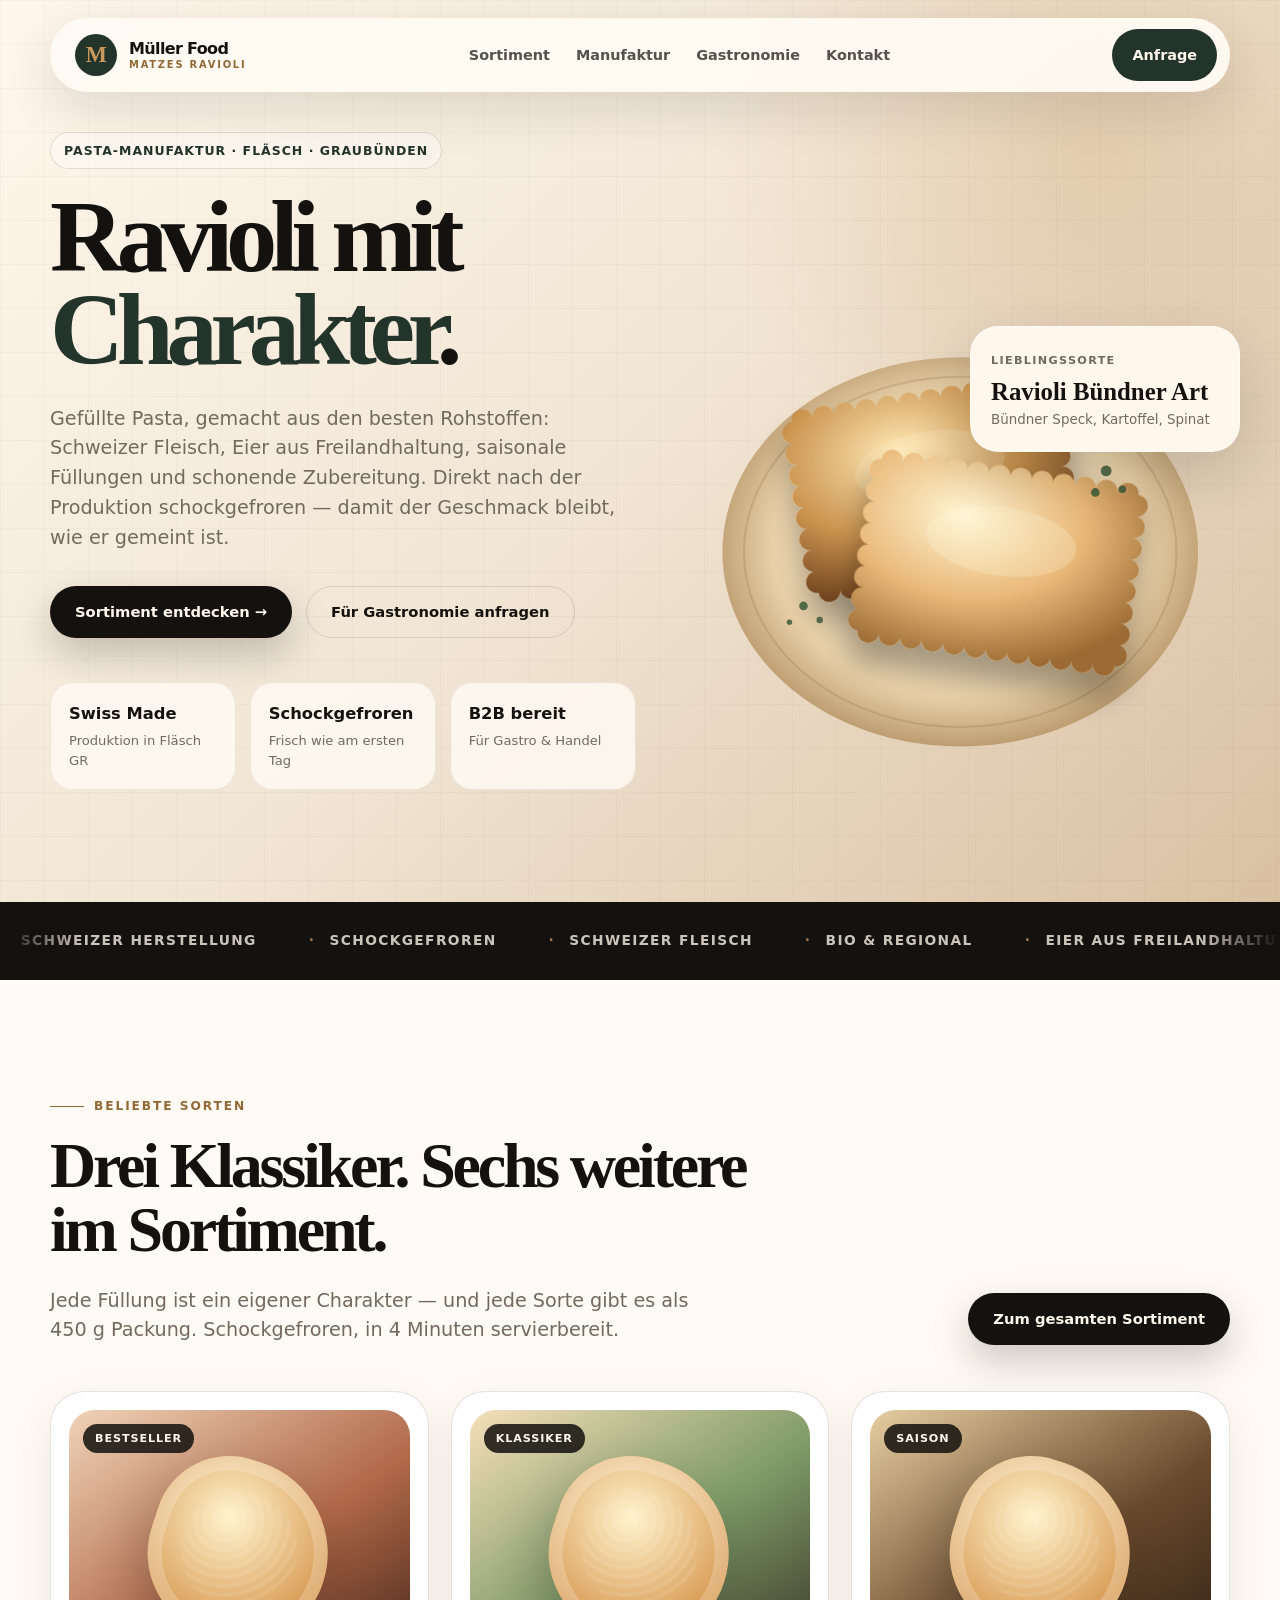
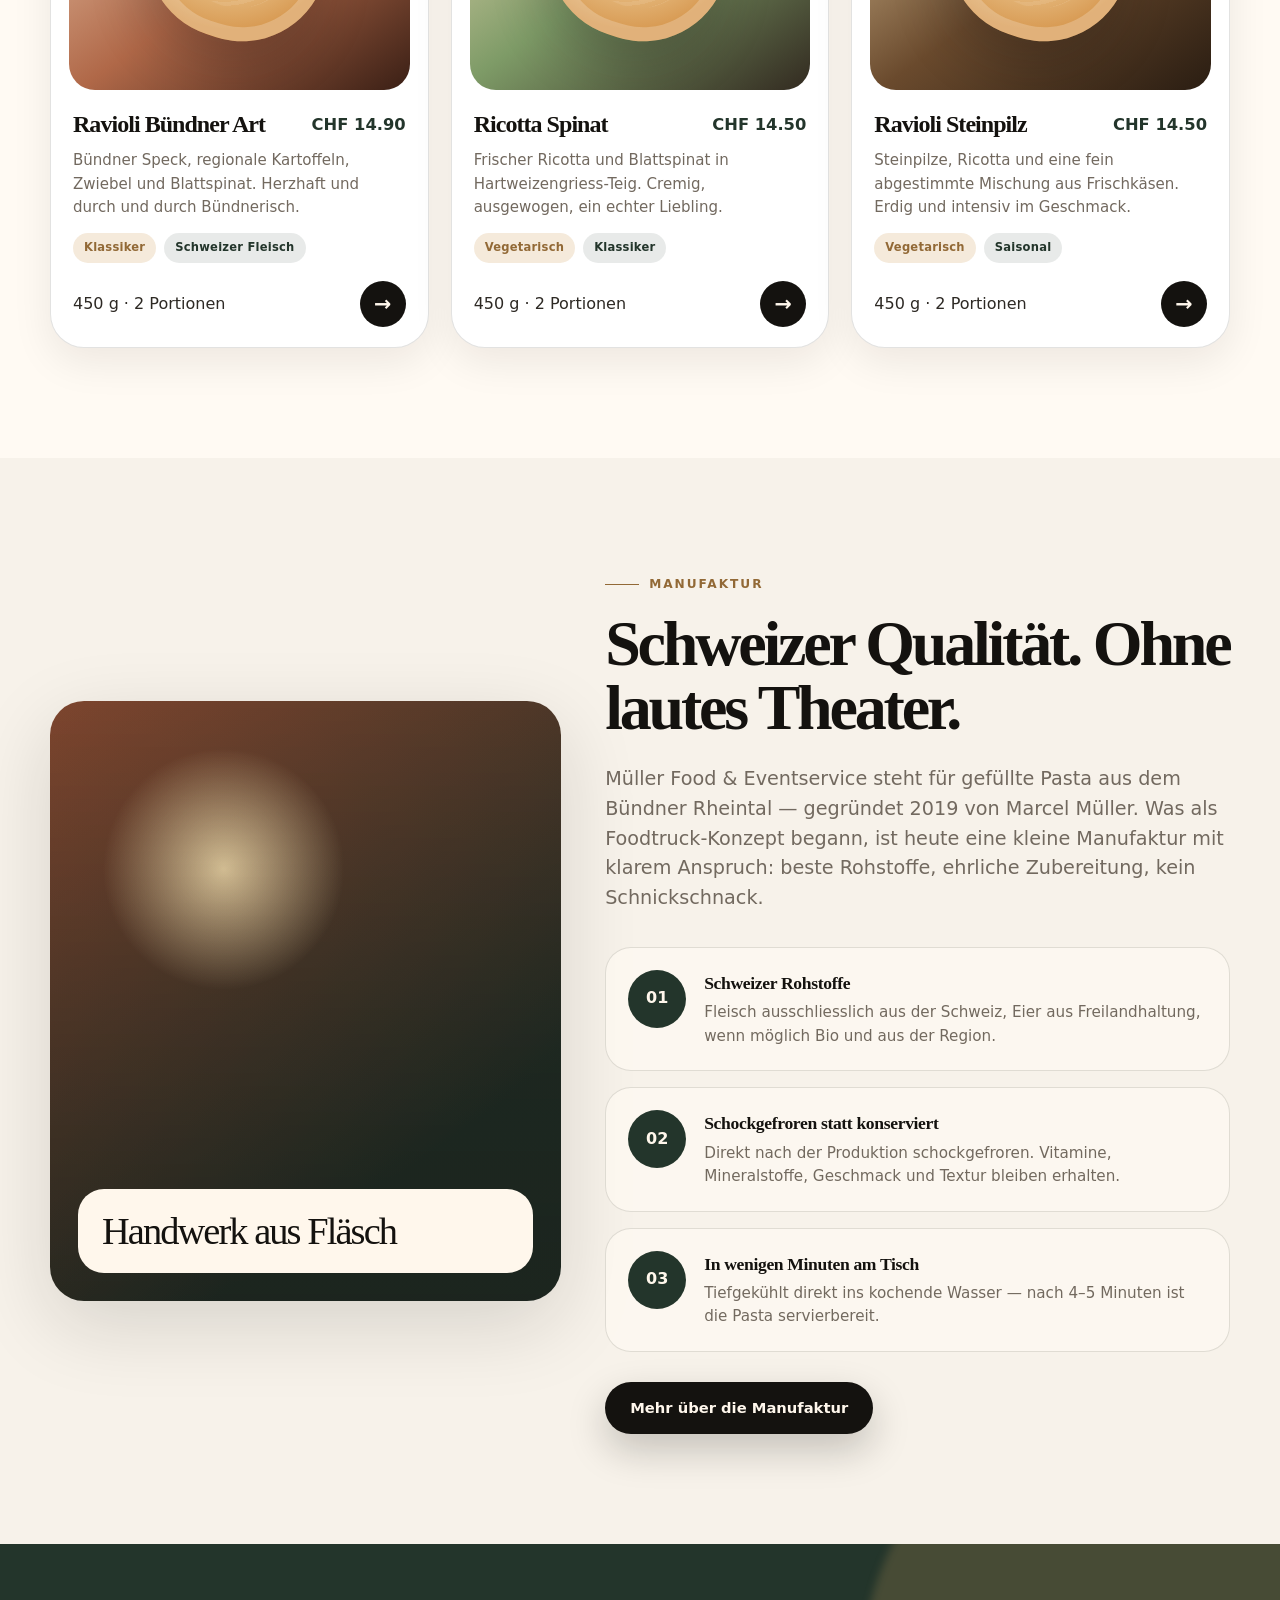
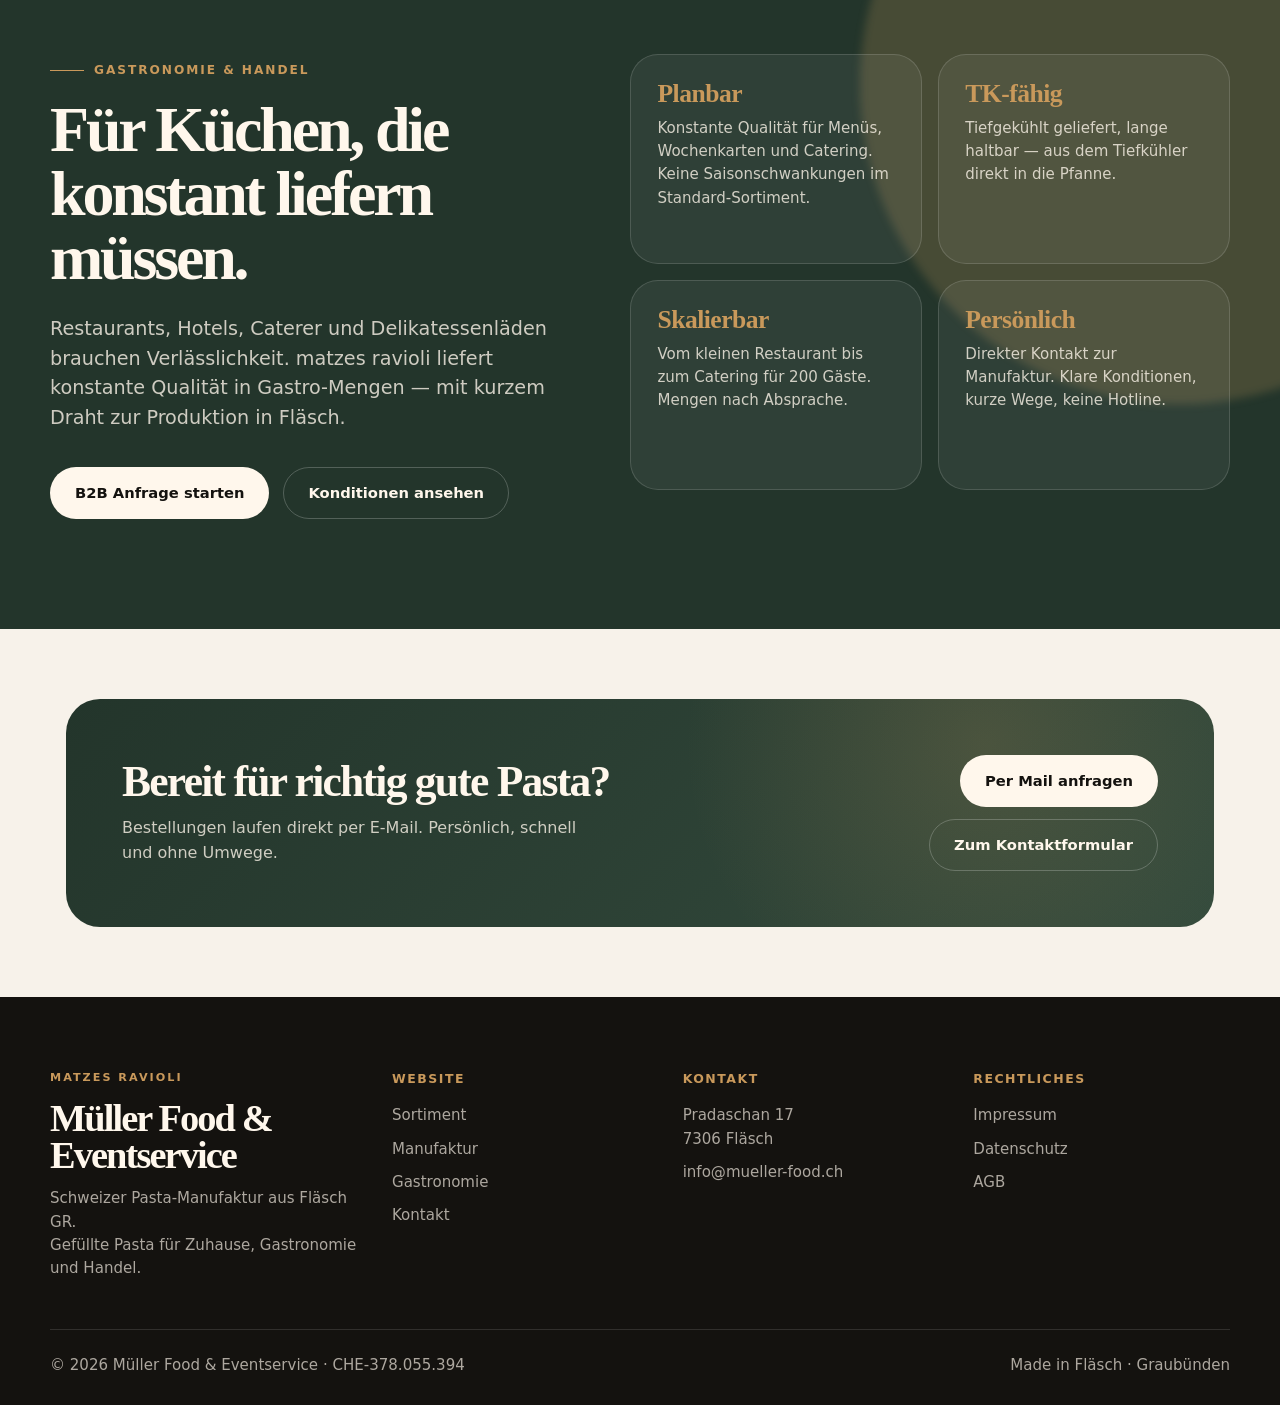
<file: index.html>
<!DOCTYPE html>
<html lang="de-CH">
<head>
  <meta charset="UTF-8" />
  <meta name="viewport" content="width=device-width, initial-scale=1.0" />
  <meta name="description" content="matzes ravioli von Müller Food aus Fläsch (GR). Hochwertige gefüllte Pasta, schockgefroren, aus Schweizer Rohstoffen. Für Privatkunden, Gastronomie und Delikatessenläden." />
  <title>Müller Food &middot; matzes ravioli &middot; Schweizer Pasta-Manufaktur</title>
  <link rel="stylesheet" href="assets/style.css" />
  <script src="assets/script.js" defer></script>
</head>

<body>
  <header class="site-header">
    <div class="container nav">
      <a href="index.html" class="brand" aria-label="Müller Food Startseite">
        <span class="brand-mark">M</span>
        <span class="brand-text">
          <span>Müller Food</span>
          <small>matzes ravioli</small>
        </span>
      </a>

      <nav class="nav-links" aria-label="Hauptnavigation">
        <a href="produkte.html">Sortiment</a>
        <a href="manufaktur.html">Manufaktur</a>
        <a href="gastronomie.html">Gastronomie</a>
        <a href="kontakt.html">Kontakt</a>
      </nav>

      <div class="nav-actions">
        <a class="cart-pill" href="kontakt.html">Anfrage</a>
      </div>

      <button class="mobile-menu" aria-label="Menü öffnen">☰</button>
    </div>
  </header>

  <main id="top">
    <section class="hero" aria-labelledby="hero-title">
      <div class="container hero-grid">
        <div class="hero-copy">
          <div class="hero-kicker reveal">Pasta-Manufaktur · Fläsch · Graubünden</div>
          <h1 id="hero-title" class="reveal delay-1">Ravioli mit <span>Charakter</span>.</h1>
          <p class="hero-text reveal delay-2">
            Gefüllte Pasta, gemacht aus den besten Rohstoffen: Schweizer Fleisch, Eier aus Freilandhaltung,
            saisonale Füllungen und schonende Zubereitung. Direkt nach der Produktion schockgefroren &mdash;
            damit der Geschmack bleibt, wie er gemeint ist.
          </p>
          <div class="hero-actions reveal delay-3">
            <a class="btn btn-primary" href="produkte.html">Sortiment entdecken &rarr;</a>
            <a class="btn btn-ghost" href="gastronomie.html">Für Gastronomie anfragen</a>
          </div>

          <div class="hero-meta reveal delay-3" aria-label="Vertrauensmerkmale">
            <div class="meta-card">
              <strong>Swiss Made</strong>
              <span>Produktion in Fläsch GR</span>
            </div>
            <div class="meta-card">
              <strong>Schockgefroren</strong>
              <span>Frisch wie am ersten Tag</span>
            </div>
            <div class="meta-card">
              <strong>B2B bereit</strong>
              <span>Für Gastro &amp; Handel</span>
            </div>
          </div>
        </div>

        <div class="hero-visual" aria-hidden="true">
          <div class="floating-card">
            <small>Lieblingssorte</small>
            <strong>Ravioli Bündner Art</strong>
            <em>Bündner Speck, Kartoffel, Spinat</em>
          </div>
          <svg class="hero-svg" viewBox="0 0 500 600" role="img" aria-label="matzes ravioli auf einem Teller" xmlns="http://www.w3.org/2000/svg">
            <defs>
              <radialGradient id="g-plate" cx="50%" cy="48%" r="58%">
                <stop offset="0%" stop-color="#fff5e1"/>
                <stop offset="68%" stop-color="#e8d0a8"/>
                <stop offset="100%" stop-color="#a88556"/>
              </radialGradient>
              <radialGradient id="g-rav-a" cx="36%" cy="28%" r="78%">
                <stop offset="0%" stop-color="#fff5d3"/>
                <stop offset="55%" stop-color="#e9b878"/>
                <stop offset="100%" stop-color="#9c6b34"/>
              </radialGradient>
              <radialGradient id="g-rav-b" cx="40%" cy="30%" r="78%">
                <stop offset="0%" stop-color="#ffe9b6"/>
                <stop offset="55%" stop-color="#cb944f"/>
                <stop offset="100%" stop-color="#6d401c"/>
              </radialGradient>
              <filter id="f-shadow" x="-30%" y="-30%" width="160%" height="160%">
                <feGaussianBlur in="SourceAlpha" stdDeviation="14"/>
                <feOffset dy="20"/>
                <feComponentTransfer><feFuncA type="linear" slope="0.32"/></feComponentTransfer>
                <feMerge><feMergeNode/><feMergeNode in="SourceGraphic"/></feMerge>
              </filter>
              <symbol id="ravioli" overflow="visible">
                <path d="M 0 0 a 10 10 0 0 1 20 0 a 10 10 0 0 1 20 0 a 10 10 0 0 1 20 0 a 10 10 0 0 1 20 0 a 10 10 0 0 1 20 0 a 10 10 0 0 1 20 0 a 10 10 0 0 1 20 0 a 10 10 0 0 1 20 0 a 10 10 0 0 1 20 0 a 10 10 0 0 1 20 0 a 10 10 0 0 1 20 0 a 10 10 0 0 1 20 0 a 10 10 0 0 1 0 20 a 10 10 0 0 1 0 20 a 10 10 0 0 1 0 20 a 10 10 0 0 1 0 20 a 10 10 0 0 1 0 20 a 10 10 0 0 1 0 20 a 10 10 0 0 1 0 20 a 10 10 0 0 1 0 20 a 10 10 0 0 1 -20 0 a 10 10 0 0 1 -20 0 a 10 10 0 0 1 -20 0 a 10 10 0 0 1 -20 0 a 10 10 0 0 1 -20 0 a 10 10 0 0 1 -20 0 a 10 10 0 0 1 -20 0 a 10 10 0 0 1 -20 0 a 10 10 0 0 1 -20 0 a 10 10 0 0 1 -20 0 a 10 10 0 0 1 -20 0 a 10 10 0 0 1 -20 0 a 10 10 0 0 1 0 -20 a 10 10 0 0 1 0 -20 a 10 10 0 0 1 0 -20 a 10 10 0 0 1 0 -20 a 10 10 0 0 1 0 -20 a 10 10 0 0 1 0 -20 a 10 10 0 0 1 0 -20 a 10 10 0 0 1 0 -20 Z"/>
              </symbol>
            </defs>
            <ellipse cx="250" cy="320" rx="220" ry="180" fill="url(#g-plate)"/>
            <ellipse cx="250" cy="320" rx="200" ry="162" fill="none" stroke="#7a5530" stroke-opacity="0.18" stroke-width="2"/>
            <g filter="url(#f-shadow)" transform="translate(105 180) rotate(-9 120 80)">
              <use href="#ravioli" fill="url(#g-rav-b)"/>
              <ellipse cx="120" cy="60" rx="70" ry="32" fill="#fff8e0" opacity="0.16"/>
            </g>
            <g filter="url(#f-shadow)" transform="translate(165 250) rotate(8 120 80)">
              <use href="#ravioli" fill="url(#g-rav-a)"/>
              <ellipse cx="120" cy="60" rx="70" ry="32" fill="#fff8e0" opacity="0.22"/>
            </g>
            <g fill="#3d5a3a" opacity="0.85">
              <circle cx="385" cy="245" r="5"/>
              <circle cx="400" cy="262" r="3.5"/>
              <circle cx="375" cy="265" r="4"/>
              <circle cx="105" cy="370" r="4"/>
              <circle cx="120" cy="383" r="3"/>
              <circle cx="92" cy="385" r="2.5"/>
            </g>
          </svg>
        </div>
      </div>
    </section>

    <div class="trust-bar" aria-hidden="true">
      <div class="trust-track">
        <span>Schweizer Herstellung</span><span>Schockgefroren</span><span>Schweizer Fleisch</span><span>Bio &amp; regional</span><span>Eier aus Freilandhaltung</span><span>Für Restaurants</span><span>Für Delikatessenläden</span>
        <span>Schweizer Herstellung</span><span>Schockgefroren</span><span>Schweizer Fleisch</span><span>Bio &amp; regional</span><span>Eier aus Freilandhaltung</span><span>Für Restaurants</span><span>Für Delikatessenläden</span>
      </div>
    </div>

    <section class="section products">
      <div class="container">
        <div class="split-head">
          <div>
            <span class="eyebrow">Beliebte Sorten</span>
            <h2 class="section-title">Drei Klassiker. Sechs weitere im Sortiment.</h2>
            <p class="section-lead">Jede Füllung ist ein eigener Charakter &mdash; und jede Sorte gibt es als 450&nbsp;g Packung.
            Schockgefroren, in 4 Minuten servierbereit.</p>
          </div>
          <a class="btn btn-primary" href="produkte.html">Zum gesamten Sortiment</a>
        </div>

        <div class="product-grid">
          <article class="product-card">
            <div class="product-img buendner" role="img" aria-label="Ravioli Bündner Art">
              <span class="product-badge">Bestseller</span>
              <div class="pasta-shape"></div>
            </div>
            <div class="product-body">
              <div class="product-top">
                <h3>Ravioli Bündner Art</h3>
                <span class="price">CHF 14.90</span>
              </div>
              <p>Bündner Speck, regionale Kartoffeln, Zwiebel und Blattspinat. Herzhaft und durch und durch Bündnerisch.</p>
              <div class="tag-list">
                <span class="tag">Klassiker</span>
                <span class="tag tag-green">Schweizer Fleisch</span>
              </div>
              <div class="product-footer">
                <span>450 g · 2 Portionen</span>
                <a class="mini-btn" href="produkte.html#buendner" aria-label="Details ansehen">→</a>
              </div>
            </div>
          </article>

          <article class="product-card">
            <div class="product-img spinach" role="img" aria-label="Ravioli Ricotta Spinat">
              <span class="product-badge">Klassiker</span>
              <div class="pasta-shape"></div>
            </div>
            <div class="product-body">
              <div class="product-top">
                <h3>Ricotta Spinat</h3>
                <span class="price">CHF 14.50</span>
              </div>
              <p>Frischer Ricotta und Blattspinat in Hartweizengriess-Teig. Cremig, ausgewogen, ein echter Liebling.</p>
              <div class="tag-list">
                <span class="tag">Vegetarisch</span>
                <span class="tag tag-green">Klassiker</span>
              </div>
              <div class="product-footer">
                <span>450 g · 2 Portionen</span>
                <a class="mini-btn" href="produkte.html#ricotta-spinat" aria-label="Details ansehen">→</a>
              </div>
            </div>
          </article>

          <article class="product-card">
            <div class="product-img steinpilz" role="img" aria-label="Ravioli Steinpilz">
              <span class="product-badge">Saison</span>
              <div class="pasta-shape"></div>
            </div>
            <div class="product-body">
              <div class="product-top">
                <h3>Ravioli Steinpilz</h3>
                <span class="price">CHF 14.50</span>
              </div>
              <p>Steinpilze, Ricotta und eine fein abgestimmte Mischung aus Frischkäsen. Erdig und intensiv im Geschmack.</p>
              <div class="tag-list">
                <span class="tag">Vegetarisch</span>
                <span class="tag tag-green">Saisonal</span>
              </div>
              <div class="product-footer">
                <span>450 g · 2 Portionen</span>
                <a class="mini-btn" href="produkte.html#steinpilz" aria-label="Details ansehen">→</a>
              </div>
            </div>
          </article>
        </div>
      </div>
    </section>

    <section class="section">
      <div class="container story-grid">
        <div class="story-visual" role="img" aria-label="Stimmungsbild der Pasta-Manufaktur in Fläsch"></div>
        <div>
          <span class="eyebrow">Manufaktur</span>
          <h2 class="section-title">Schweizer Qualität. Ohne lautes Theater.</h2>
          <p class="section-lead">
            Müller Food &amp; Eventservice steht für gefüllte Pasta aus dem Bündner Rheintal &mdash; gegründet 2019 von
            Marcel Müller. Was als Foodtruck-Konzept begann, ist heute eine kleine Manufaktur mit klarem Anspruch:
            beste Rohstoffe, ehrliche Zubereitung, kein Schnickschnack.
          </p>

          <div class="story-list">
            <div class="story-item">
              <div class="story-number">01</div>
              <div>
                <h3>Schweizer Rohstoffe</h3>
                <p>Fleisch ausschliesslich aus der Schweiz, Eier aus Freilandhaltung, wenn möglich Bio und aus der Region.</p>
              </div>
            </div>
            <div class="story-item">
              <div class="story-number">02</div>
              <div>
                <h3>Schockgefroren statt konserviert</h3>
                <p>Direkt nach der Produktion schockgefroren. Vitamine, Mineralstoffe, Geschmack und Textur bleiben erhalten.</p>
              </div>
            </div>
            <div class="story-item">
              <div class="story-number">03</div>
              <div>
                <h3>In wenigen Minuten am Tisch</h3>
                <p>Tiefgekühlt direkt ins kochende Wasser &mdash; nach 4&ndash;5 Minuten ist die Pasta servierbereit.</p>
              </div>
            </div>
          </div>

          <div class="hero-actions" style="margin-top: 30px;">
            <a class="btn btn-primary" href="manufaktur.html">Mehr über die Manufaktur</a>
          </div>
        </div>
      </div>
    </section>

    <section class="section b2b">
      <div class="container b2b-grid">
        <div>
          <span class="eyebrow" style="color: var(--gold);">Gastronomie &amp; Handel</span>
          <h2 class="section-title">Für Küchen, die konstant liefern müssen.</h2>
          <p class="section-lead">
            Restaurants, Hotels, Caterer und Delikatessenläden brauchen Verlässlichkeit. matzes ravioli liefert
            konstante Qualität in Gastro-Mengen &mdash; mit kurzem Draht zur Produktion in Fläsch.
          </p>
          <div class="hero-actions">
            <a class="btn btn-light" href="kontakt.html">B2B Anfrage starten</a>
            <a class="btn btn-ghost-light" href="gastronomie.html">Konditionen ansehen</a>
          </div>
        </div>

        <div class="b2b-cards">
          <div class="b2b-card">
            <strong>Planbar</strong>
            <p>Konstante Qualität für Menüs, Wochenkarten und Catering. Keine Saisonschwankungen im Standard-Sortiment.</p>
          </div>
          <div class="b2b-card">
            <strong>TK-fähig</strong>
            <p>Tiefgekühlt geliefert, lange haltbar &mdash; aus dem Tiefkühler direkt in die Pfanne.</p>
          </div>
          <div class="b2b-card">
            <strong>Skalierbar</strong>
            <p>Vom kleinen Restaurant bis zum Catering für 200 Gäste. Mengen nach Absprache.</p>
          </div>
          <div class="b2b-card">
            <strong>Persönlich</strong>
            <p>Direkter Kontakt zur Manufaktur. Klare Konditionen, kurze Wege, keine Hotline.</p>
          </div>
        </div>
      </div>
    </section>

    <section class="section-sm">
      <div class="container">
        <div class="cta-band">
          <div>
            <h2>Bereit für richtig gute Pasta?</h2>
            <p>Bestellungen laufen direkt per E-Mail. Persönlich, schnell und ohne Umwege.</p>
          </div>
          <div class="cta-actions">
            <a class="btn btn-light" href="mailto:info@mueller-food.ch?subject=Anfrage%20matzes%20ravioli">Per Mail anfragen</a>
            <a class="btn btn-ghost-light" href="kontakt.html">Zum Kontaktformular</a>
          </div>
        </div>
      </div>
    </section>
  </main>

  <footer class="site-footer">
    <div class="container">
      <div class="footer-grid">
        <div class="footer-brand">
          <small>matzes ravioli</small>
          <h2>Müller Food &amp; Eventservice</h2>
          <p>Schweizer Pasta-Manufaktur aus Fläsch GR.<br />Gefüllte Pasta für Zuhause, Gastronomie und Handel.</p>
        </div>

        <div class="footer-col">
          <h3>Website</h3>
          <nav>
            <a href="produkte.html">Sortiment</a>
            <a href="manufaktur.html">Manufaktur</a>
            <a href="gastronomie.html">Gastronomie</a>
            <a href="kontakt.html">Kontakt</a>
          </nav>
        </div>

        <div class="footer-col">
          <h3>Kontakt</h3>
          <nav>
            <a href="https://maps.google.com/?q=Pradaschan+17,+7306+Fläsch" target="_blank" rel="noopener">Pradaschan 17<br />7306 Fläsch</a>
            <a href="mailto:info@mueller-food.ch">info@mueller-food.ch</a>
          </nav>
        </div>

        <div class="footer-col">
          <h3>Rechtliches</h3>
          <nav>
            <a href="impressum.html">Impressum</a>
            <a href="datenschutz.html">Datenschutz</a>
            <a href="datenschutz.html#agb">AGB</a>
          </nav>
        </div>
      </div>

      <div class="footer-bottom">
        <span>&copy; 2026 Müller Food &amp; Eventservice · CHE-378.055.394</span>
        <span>Made in Fläsch · Graubünden</span>
      </div>
    </div>
  </footer>
</body>
</html>
</file>
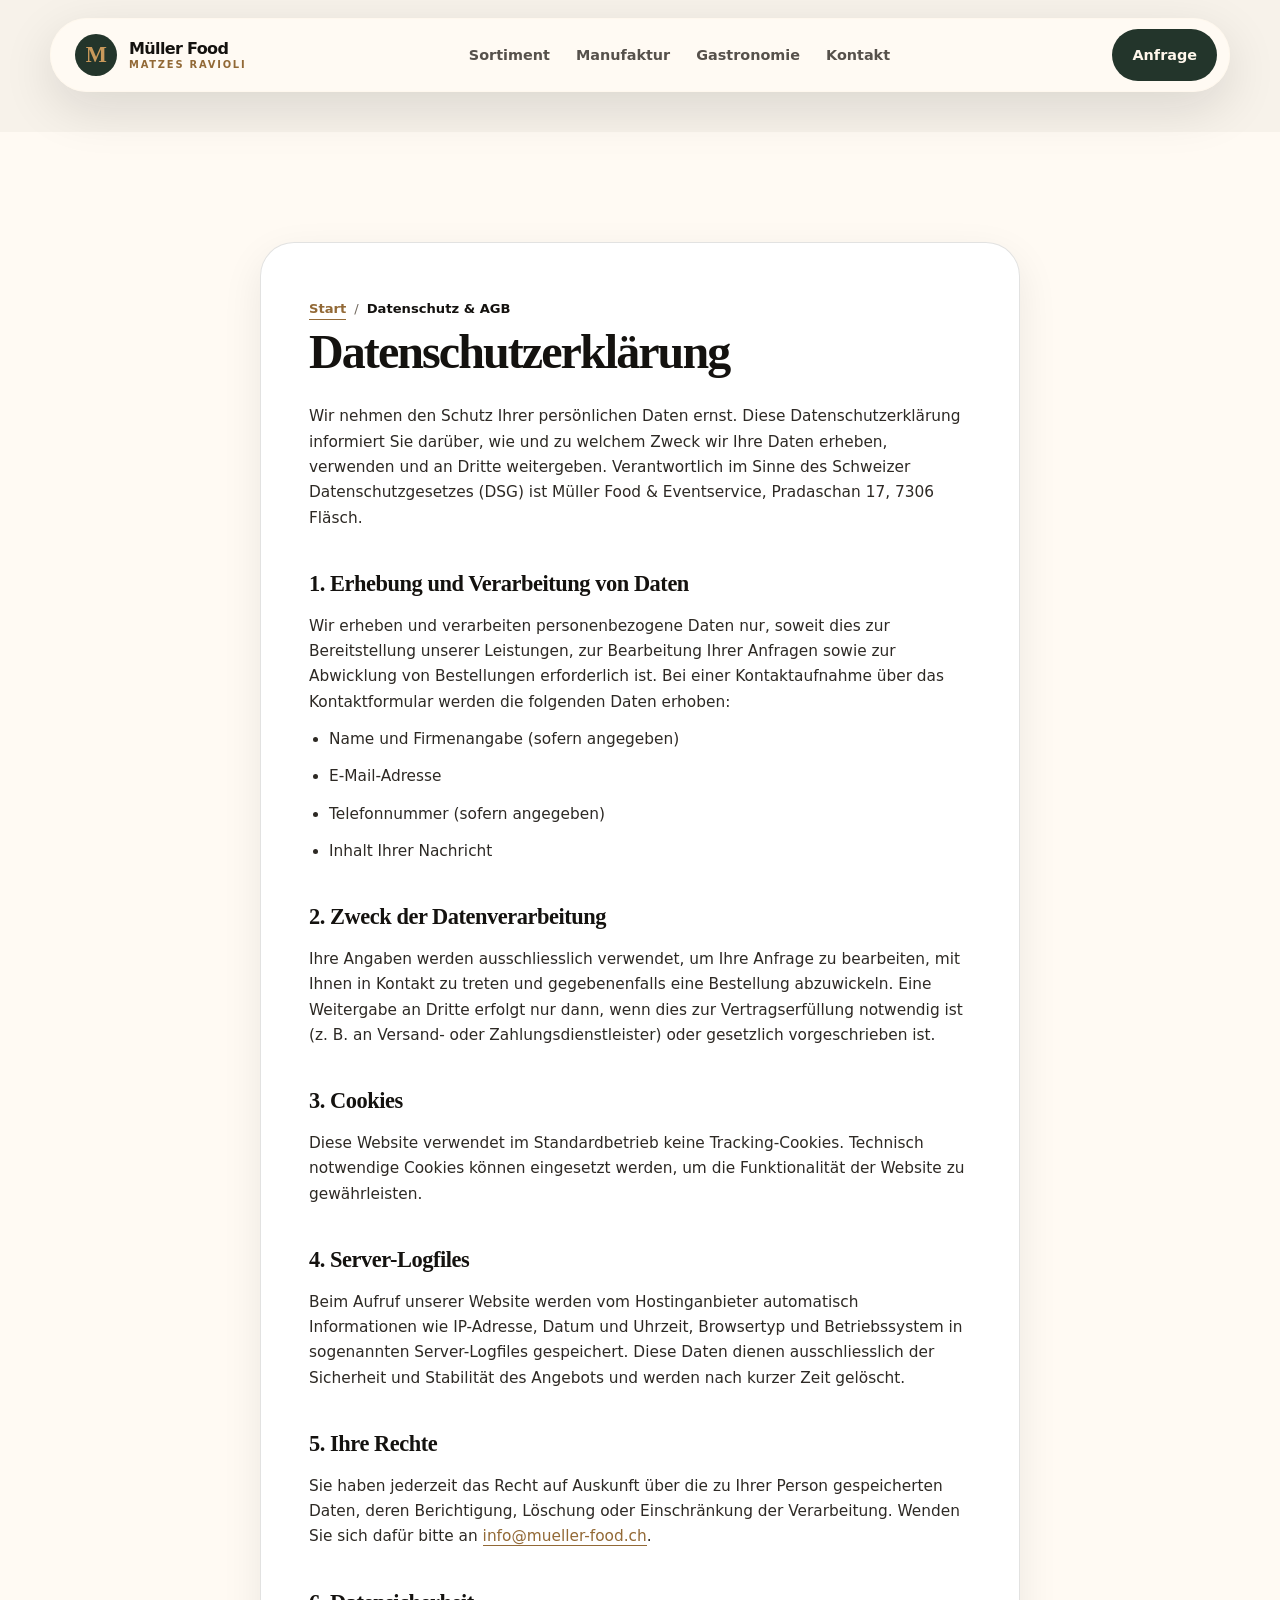
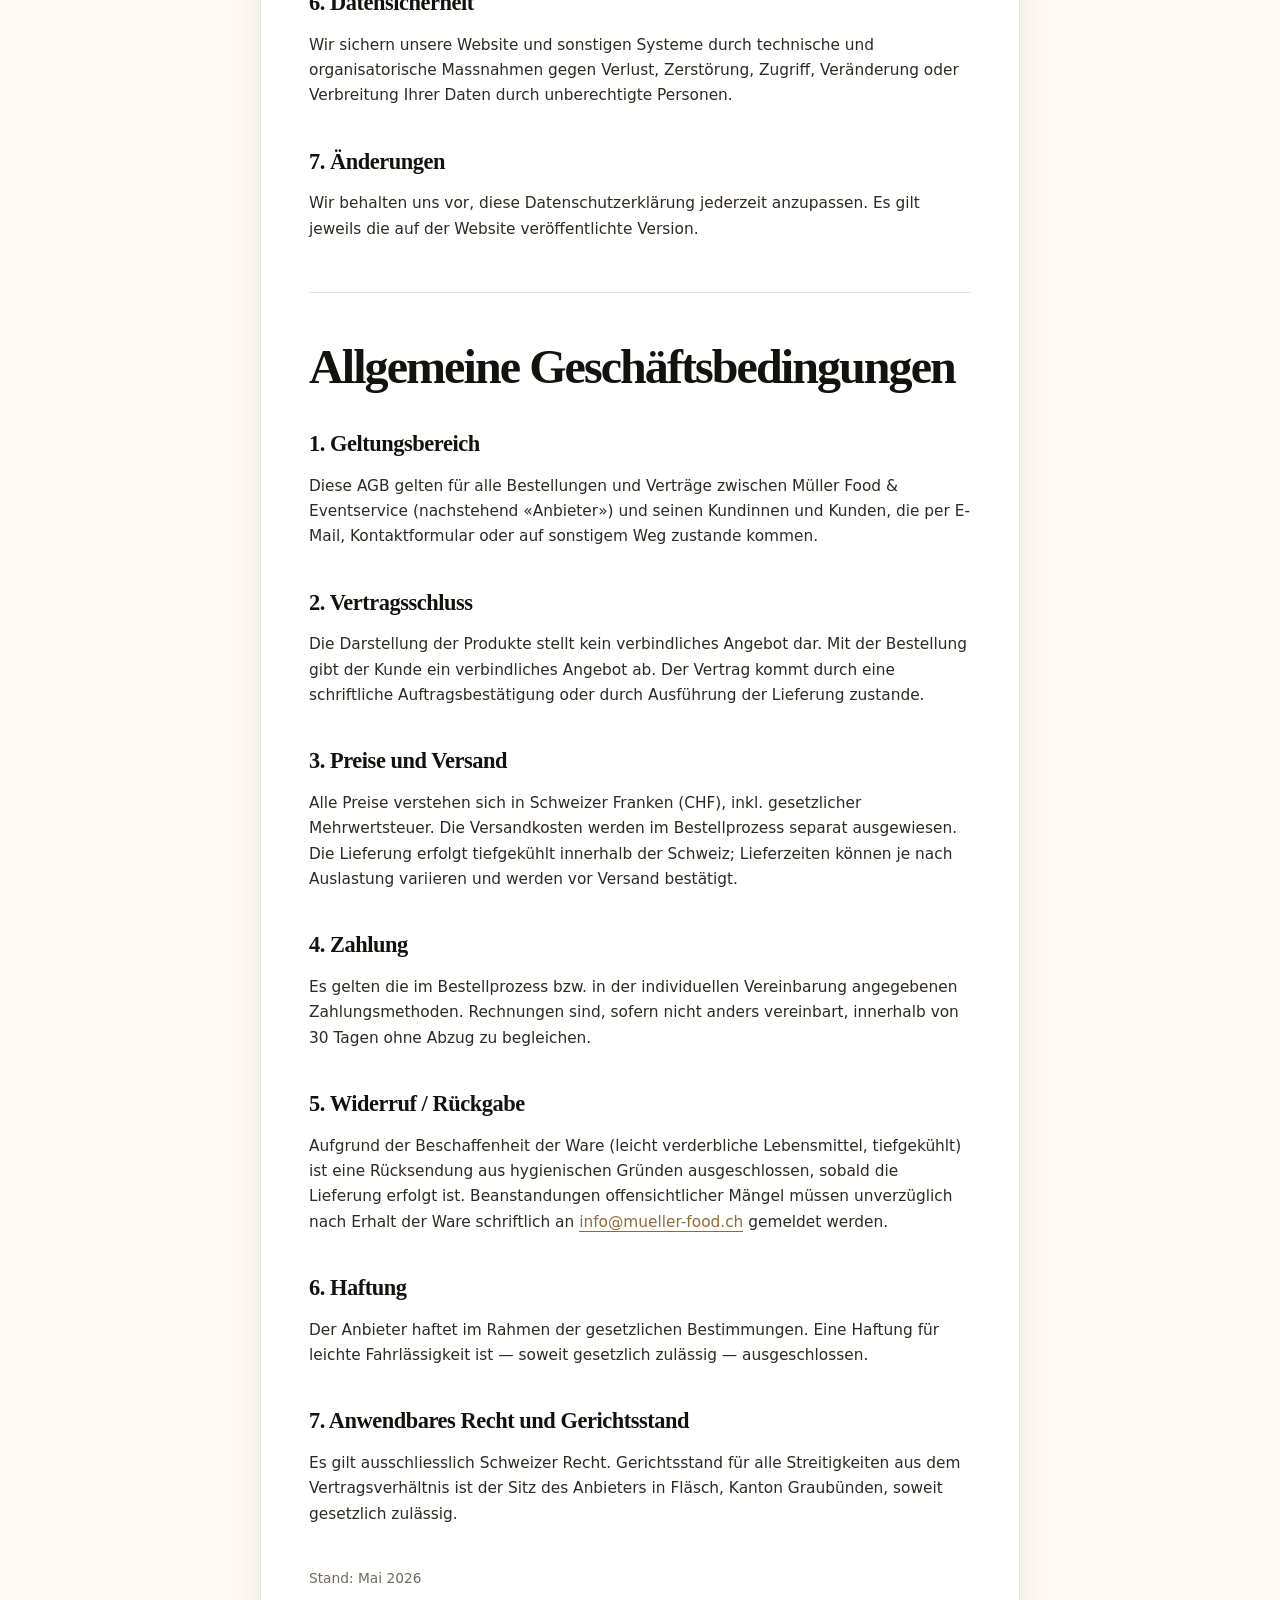
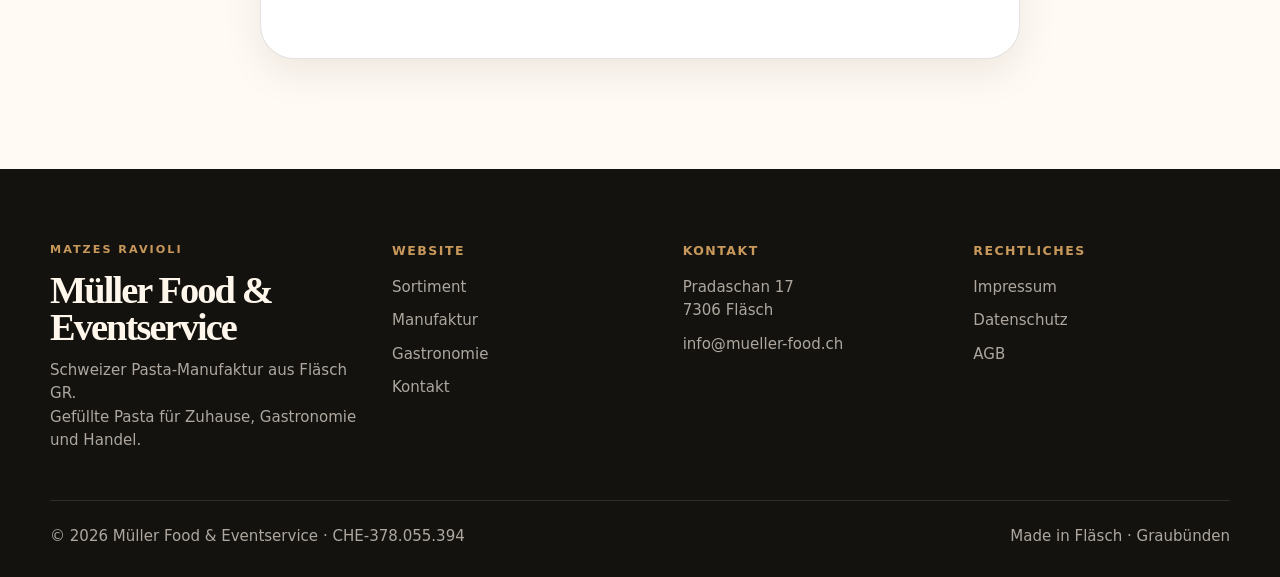
<file: datenschutz.html>
<!DOCTYPE html>
<html lang="de-CH">
<head>
  <meta charset="UTF-8" />
  <meta name="viewport" content="width=device-width, initial-scale=1.0" />
  <meta name="description" content="Datenschutzerklärung und Allgemeine Geschäftsbedingungen von Müller Food & Eventservice." />
  <title>Datenschutz &amp; AGB · Müller Food</title>
  <link rel="stylesheet" href="assets/style.css" />
  <script src="assets/script.js" defer></script>
</head>

<body>
  <header class="site-header">
    <div class="container nav">
      <a href="index.html" class="brand" aria-label="Müller Food Startseite">
        <span class="brand-mark">M</span>
        <span class="brand-text">
          <span>Müller Food</span>
          <small>matzes ravioli</small>
        </span>
      </a>

      <nav class="nav-links" aria-label="Hauptnavigation">
        <a href="produkte.html">Sortiment</a>
        <a href="manufaktur.html">Manufaktur</a>
        <a href="gastronomie.html">Gastronomie</a>
        <a href="kontakt.html">Kontakt</a>
      </nav>

      <div class="nav-actions">
        <a class="cart-pill" href="kontakt.html">Anfrage</a>
      </div>

      <button class="mobile-menu" aria-label="Menü öffnen">☰</button>
    </div>
  </header>

  <main id="top">
    <div class="page-spacer"></div>

    <section class="section legal">
      <div class="container">
        <div class="legal-content">
          <nav class="breadcrumbs" aria-label="Brotkrumennavigation">
            <a href="index.html">Start</a> <span>/</span> <span aria-current="page">Datenschutz &amp; AGB</span>
          </nav>
          <h1>Datenschutzerklärung</h1>

          <p>
            Wir nehmen den Schutz Ihrer persönlichen Daten ernst. Diese Datenschutzerklärung informiert Sie
            darüber, wie und zu welchem Zweck wir Ihre Daten erheben, verwenden und an Dritte weitergeben.
            Verantwortlich im Sinne des Schweizer Datenschutzgesetzes (DSG) ist Müller Food &amp; Eventservice,
            Pradaschan 17, 7306 Fläsch.
          </p>

          <h2>1. Erhebung und Verarbeitung von Daten</h2>
          <p>
            Wir erheben und verarbeiten personenbezogene Daten nur, soweit dies zur Bereitstellung unserer
            Leistungen, zur Bearbeitung Ihrer Anfragen sowie zur Abwicklung von Bestellungen erforderlich ist.
            Bei einer Kontaktaufnahme über das Kontaktformular werden die folgenden Daten erhoben:
          </p>
          <ul>
            <li>Name und Firmenangabe (sofern angegeben)</li>
            <li>E-Mail-Adresse</li>
            <li>Telefonnummer (sofern angegeben)</li>
            <li>Inhalt Ihrer Nachricht</li>
          </ul>

          <h2>2. Zweck der Datenverarbeitung</h2>
          <p>
            Ihre Angaben werden ausschliesslich verwendet, um Ihre Anfrage zu bearbeiten, mit Ihnen in Kontakt
            zu treten und gegebenenfalls eine Bestellung abzuwickeln. Eine Weitergabe an Dritte erfolgt nur
            dann, wenn dies zur Vertragserfüllung notwendig ist (z.&nbsp;B. an Versand- oder Zahlungsdienstleister)
            oder gesetzlich vorgeschrieben ist.
          </p>

          <h2>3. Cookies</h2>
          <p>
            Diese Website verwendet im Standardbetrieb keine Tracking-Cookies. Technisch notwendige Cookies
            können eingesetzt werden, um die Funktionalität der Website zu gewährleisten.
          </p>

          <h2>4. Server-Logfiles</h2>
          <p>
            Beim Aufruf unserer Website werden vom Hostinganbieter automatisch Informationen wie IP-Adresse,
            Datum und Uhrzeit, Browsertyp und Betriebssystem in sogenannten Server-Logfiles gespeichert. Diese
            Daten dienen ausschliesslich der Sicherheit und Stabilität des Angebots und werden nach kurzer Zeit
            gelöscht.
          </p>

          <h2>5. Ihre Rechte</h2>
          <p>
            Sie haben jederzeit das Recht auf Auskunft über die zu Ihrer Person gespeicherten Daten, deren
            Berichtigung, Löschung oder Einschränkung der Verarbeitung. Wenden Sie sich dafür bitte an
            <a href="mailto:info@mueller-food.ch">info@mueller-food.ch</a>.
          </p>

          <h2>6. Datensicherheit</h2>
          <p>
            Wir sichern unsere Website und sonstigen Systeme durch technische und organisatorische Massnahmen
            gegen Verlust, Zerstörung, Zugriff, Veränderung oder Verbreitung Ihrer Daten durch unberechtigte
            Personen.
          </p>

          <h2>7. Änderungen</h2>
          <p>
            Wir behalten uns vor, diese Datenschutzerklärung jederzeit anzupassen. Es gilt jeweils die auf der
            Website veröffentlichte Version.
          </p>

          <hr style="border: 0; border-top: 1px solid var(--line); margin: 50px 0;" />

          <h1 id="agb">Allgemeine Geschäftsbedingungen</h1>

          <h2>1. Geltungsbereich</h2>
          <p>
            Diese AGB gelten für alle Bestellungen und Verträge zwischen Müller Food &amp; Eventservice
            (nachstehend &laquo;Anbieter&raquo;) und seinen Kundinnen und Kunden, die per E-Mail, Kontaktformular
            oder auf sonstigem Weg zustande kommen.
          </p>

          <h2>2. Vertragsschluss</h2>
          <p>
            Die Darstellung der Produkte stellt kein verbindliches Angebot dar. Mit der Bestellung gibt der
            Kunde ein verbindliches Angebot ab. Der Vertrag kommt durch eine schriftliche Auftragsbestätigung
            oder durch Ausführung der Lieferung zustande.
          </p>

          <h2>3. Preise und Versand</h2>
          <p>
            Alle Preise verstehen sich in Schweizer Franken (CHF), inkl. gesetzlicher Mehrwertsteuer. Die
            Versandkosten werden im Bestellprozess separat ausgewiesen. Die Lieferung erfolgt tiefgekühlt
            innerhalb der Schweiz; Lieferzeiten können je nach Auslastung variieren und werden vor
            Versand bestätigt.
          </p>

          <h2>4. Zahlung</h2>
          <p>
            Es gelten die im Bestellprozess bzw. in der individuellen Vereinbarung angegebenen
            Zahlungsmethoden. Rechnungen sind, sofern nicht anders vereinbart, innerhalb von 30 Tagen
            ohne Abzug zu begleichen.
          </p>

          <h2>5. Widerruf / Rückgabe</h2>
          <p>
            Aufgrund der Beschaffenheit der Ware (leicht verderbliche Lebensmittel, tiefgekühlt) ist eine
            Rücksendung aus hygienischen Gründen ausgeschlossen, sobald die Lieferung erfolgt ist.
            Beanstandungen offensichtlicher Mängel müssen unverzüglich nach Erhalt der Ware schriftlich
            an <a href="mailto:info@mueller-food.ch">info@mueller-food.ch</a> gemeldet werden.
          </p>

          <h2>6. Haftung</h2>
          <p>
            Der Anbieter haftet im Rahmen der gesetzlichen Bestimmungen. Eine Haftung für leichte Fahrlässigkeit
            ist &mdash; soweit gesetzlich zulässig &mdash; ausgeschlossen.
          </p>

          <h2>7. Anwendbares Recht und Gerichtsstand</h2>
          <p>
            Es gilt ausschliesslich Schweizer Recht. Gerichtsstand für alle Streitigkeiten aus dem
            Vertragsverhältnis ist der Sitz des Anbieters in Fläsch, Kanton Graubünden, soweit gesetzlich
            zulässig.
          </p>

          <p style="margin-top: 40px; color: var(--muted); font-size: 0.86rem;">
            Stand: Mai 2026
          </p>
        </div>
      </div>
    </section>
  </main>

  <footer class="site-footer">
    <div class="container">
      <div class="footer-grid">
        <div class="footer-brand">
          <small>matzes ravioli</small>
          <h2>Müller Food &amp; Eventservice</h2>
          <p>Schweizer Pasta-Manufaktur aus Fläsch GR.<br />Gefüllte Pasta für Zuhause, Gastronomie und Handel.</p>
        </div>

        <div class="footer-col">
          <h3>Website</h3>
          <nav>
            <a href="produkte.html">Sortiment</a>
            <a href="manufaktur.html">Manufaktur</a>
            <a href="gastronomie.html">Gastronomie</a>
            <a href="kontakt.html">Kontakt</a>
          </nav>
        </div>

        <div class="footer-col">
          <h3>Kontakt</h3>
          <nav>
            <a href="https://maps.google.com/?q=Pradaschan+17,+7306+Fläsch" target="_blank" rel="noopener">Pradaschan 17<br />7306 Fläsch</a>
            <a href="mailto:info@mueller-food.ch">info@mueller-food.ch</a>
          </nav>
        </div>

        <div class="footer-col">
          <h3>Rechtliches</h3>
          <nav>
            <a href="impressum.html">Impressum</a>
            <a href="datenschutz.html">Datenschutz</a>
            <a href="datenschutz.html#agb">AGB</a>
          </nav>
        </div>
      </div>

      <div class="footer-bottom">
        <span>&copy; 2026 Müller Food &amp; Eventservice · CHE-378.055.394</span>
        <span>Made in Fläsch · Graubünden</span>
      </div>
    </div>
  </footer>
</body>
</html>
</file>
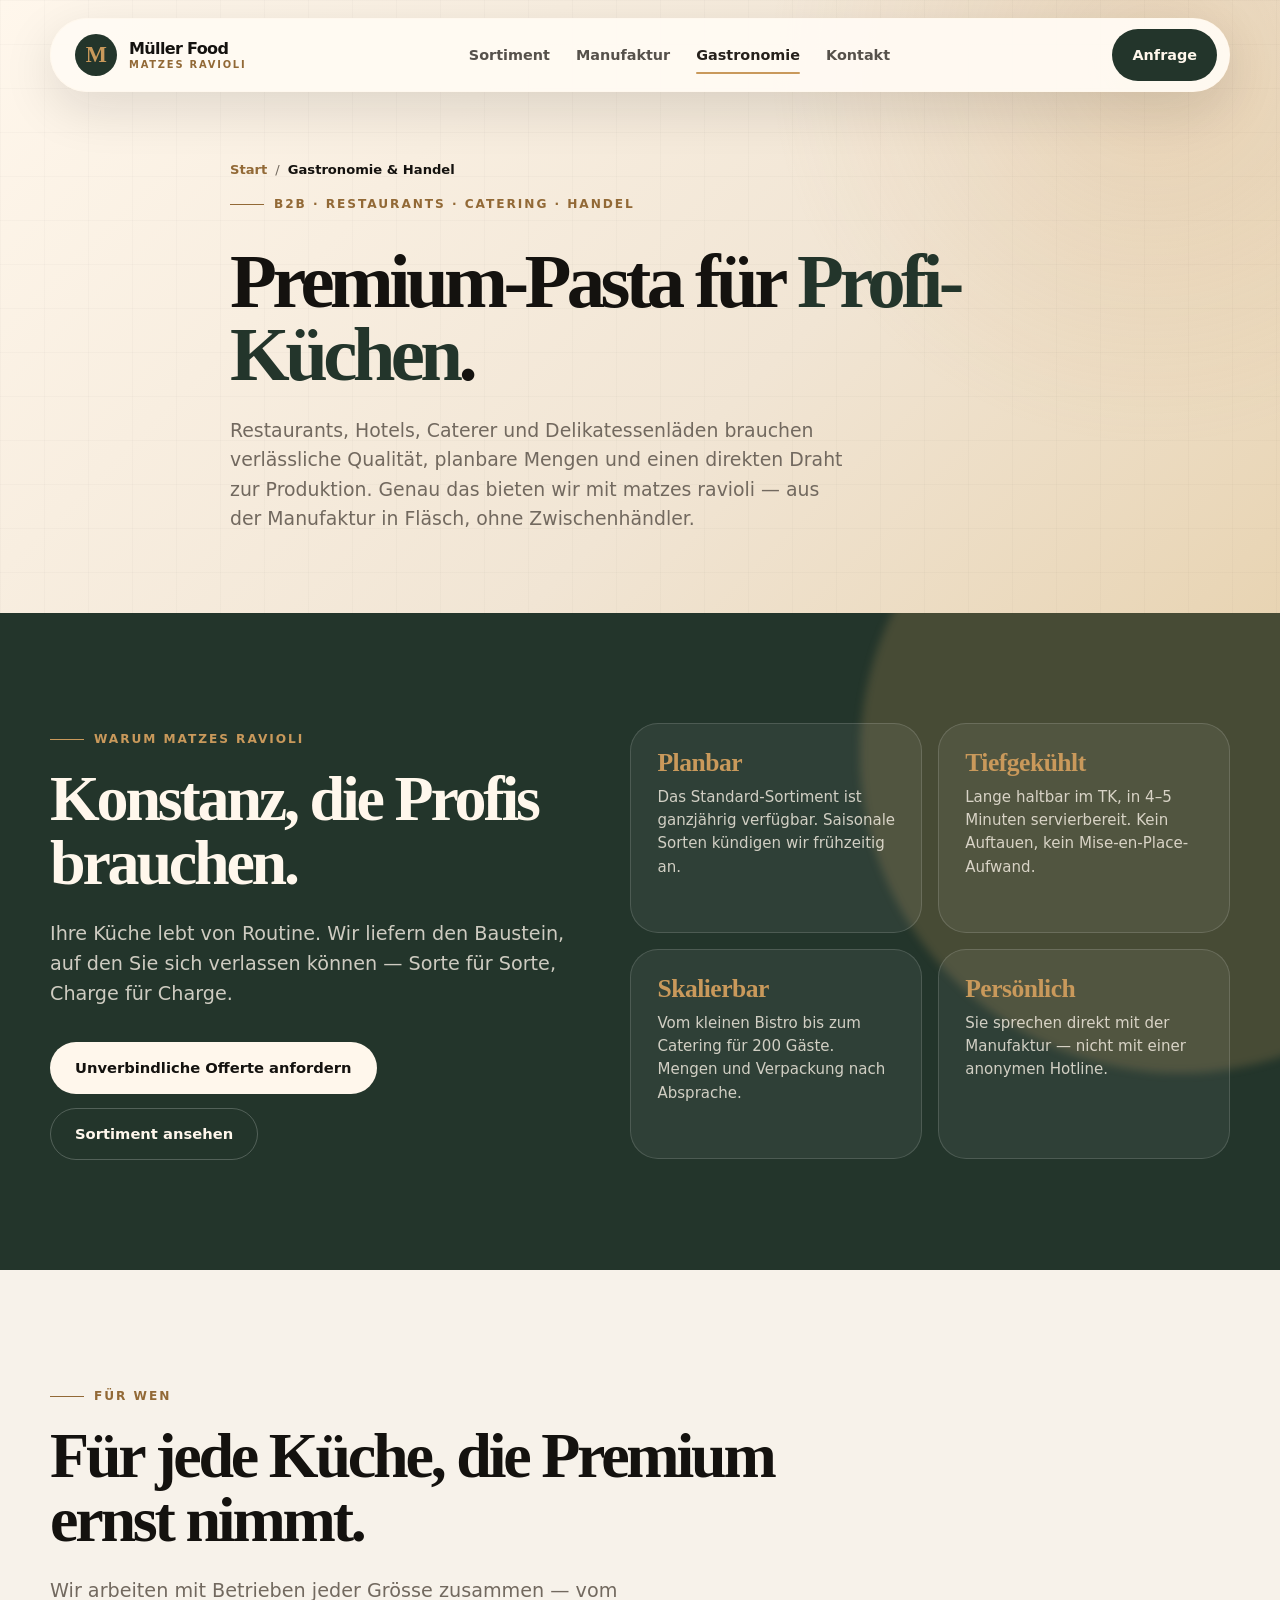
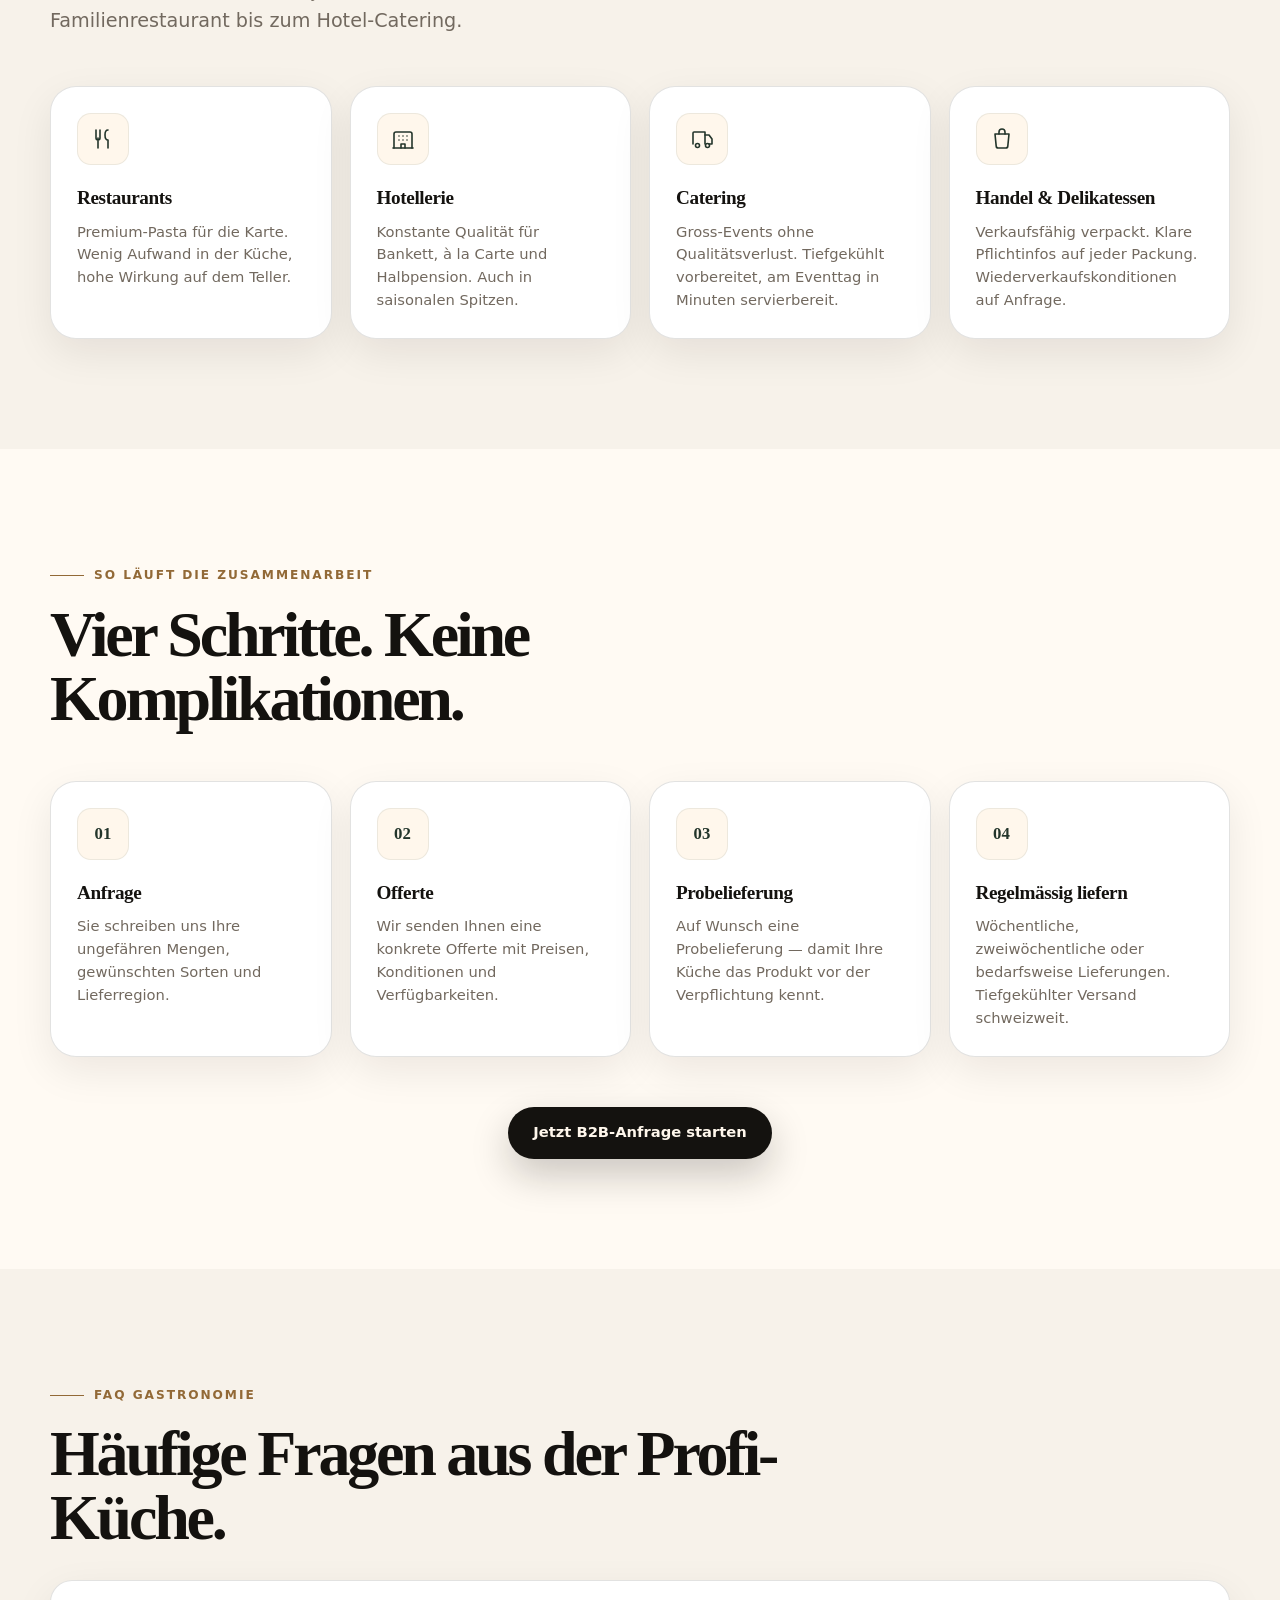
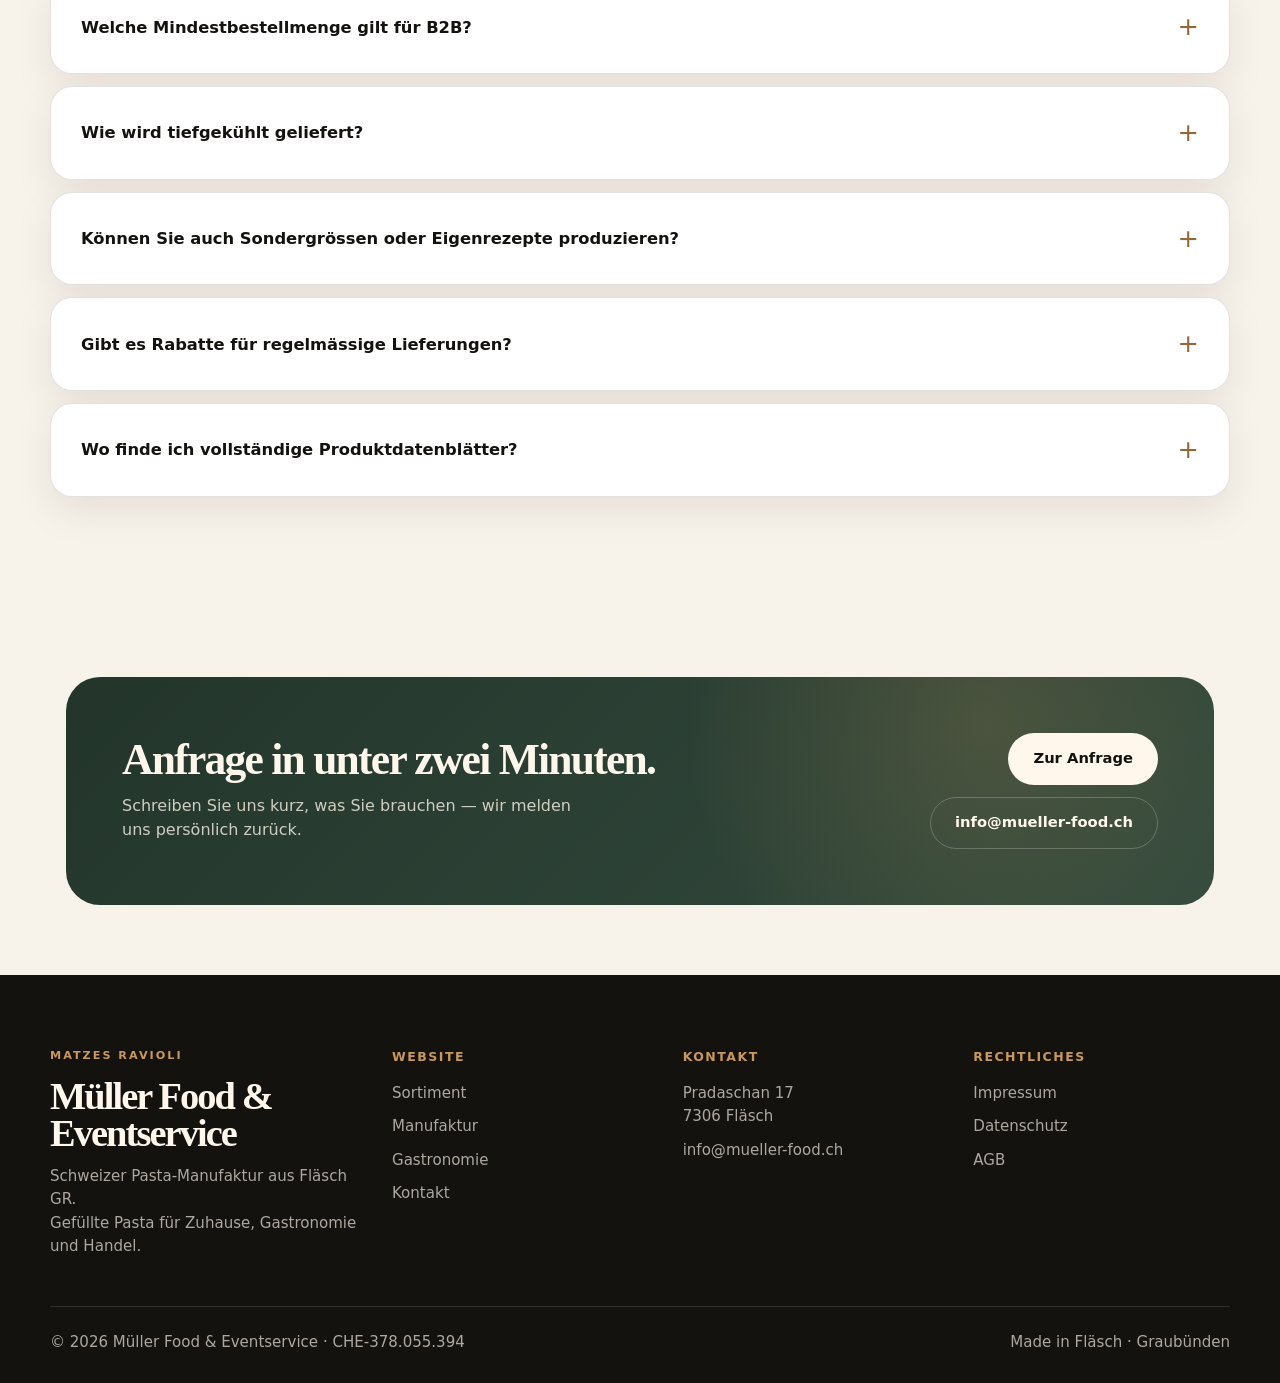
<file: gastronomie.html>
<!DOCTYPE html>
<html lang="de-CH">
<head>
  <meta charset="UTF-8" />
  <meta name="viewport" content="width=device-width, initial-scale=1.0" />
  <meta name="description" content="matzes ravioli für Gastronomie, Catering, Hotellerie und Delikatessenläden. Konstante Qualität, Gastro-Mengen, persönlicher Kontakt zur Manufaktur in Fläsch." />
  <title>Gastronomie &amp; Handel · Müller Food</title>
  <link rel="stylesheet" href="assets/style.css" />
  <script src="assets/script.js" defer></script>
</head>

<body>
  <header class="site-header">
    <div class="container nav">
      <a href="index.html" class="brand" aria-label="Müller Food Startseite">
        <span class="brand-mark">M</span>
        <span class="brand-text">
          <span>Müller Food</span>
          <small>matzes ravioli</small>
        </span>
      </a>

      <nav class="nav-links" aria-label="Hauptnavigation">
        <a href="produkte.html">Sortiment</a>
        <a href="manufaktur.html">Manufaktur</a>
        <a href="gastronomie.html" class="active">Gastronomie</a>
        <a href="kontakt.html">Kontakt</a>
      </nav>

      <div class="nav-actions">
        <a class="cart-pill" href="kontakt.html">Anfrage</a>
      </div>

      <button class="mobile-menu" aria-label="Menü öffnen">☰</button>
    </div>
  </header>

  <main id="top">
    <section class="page-hero">
      <div class="container page-hero-inner">
        <nav class="breadcrumbs" aria-label="Brotkrumennavigation">
          <a href="index.html">Start</a> <span>/</span> <span aria-current="page">Gastronomie &amp; Handel</span>
        </nav>
        <span class="eyebrow">B2B · Restaurants · Catering · Handel</span>
        <h1>Premium-Pasta für <span>Profi-Küchen</span>.</h1>
        <p>
          Restaurants, Hotels, Caterer und Delikatessenläden brauchen verlässliche Qualität, planbare Mengen und einen
          direkten Draht zur Produktion. Genau das bieten wir mit matzes ravioli &mdash; aus der Manufaktur in
          Fläsch, ohne Zwischenhändler.
        </p>
      </div>
    </section>

    <section class="section b2b">
      <div class="container b2b-grid">
        <div>
          <span class="eyebrow" style="color: var(--gold);">Warum matzes ravioli</span>
          <h2 class="section-title">Konstanz, die Profis brauchen.</h2>
          <p class="section-lead">
            Ihre Küche lebt von Routine. Wir liefern den Baustein, auf den Sie sich verlassen können &mdash;
            Sorte für Sorte, Charge für Charge.
          </p>
          <div class="hero-actions">
            <a class="btn btn-light" href="kontakt.html#anfrage">Unverbindliche Offerte anfordern</a>
            <a class="btn btn-ghost-light" href="produkte.html">Sortiment ansehen</a>
          </div>
        </div>

        <div class="b2b-cards">
          <div class="b2b-card">
            <strong>Planbar</strong>
            <p>Das Standard-Sortiment ist ganzjährig verfügbar. Saisonale Sorten kündigen wir frühzeitig an.</p>
          </div>
          <div class="b2b-card">
            <strong>Tiefgekühlt</strong>
            <p>Lange haltbar im TK, in 4&ndash;5 Minuten servierbereit. Kein Auftauen, kein Mise-en-Place-Aufwand.</p>
          </div>
          <div class="b2b-card">
            <strong>Skalierbar</strong>
            <p>Vom kleinen Bistro bis zum Catering für 200 Gäste. Mengen und Verpackung nach Absprache.</p>
          </div>
          <div class="b2b-card">
            <strong>Persönlich</strong>
            <p>Sie sprechen direkt mit der Manufaktur &mdash; nicht mit einer anonymen Hotline.</p>
          </div>
        </div>
      </div>
    </section>

    <section class="section">
      <div class="container">
        <div class="split-head">
          <div>
            <span class="eyebrow">Für wen</span>
            <h2 class="section-title">Für jede Küche, die Premium ernst nimmt.</h2>
            <p class="section-lead">Wir arbeiten mit Betrieben jeder Grösse zusammen &mdash; vom Familienrestaurant bis zum Hotel-Catering.</p>
          </div>
        </div>

        <div class="value-grid">
          <div class="value-card">
            <div class="value-icon" aria-hidden="true">
              <svg viewBox="0 0 24 24" fill="none" stroke="currentColor" stroke-width="1.6" stroke-linecap="round" stroke-linejoin="round"><path d="M5 3v8a2 2 0 0 0 4 0V3M7 11v10"/><path d="M17 3c-2 0-3 2-3 5s1 5 3 5v8"/></svg>
            </div>
            <h3>Restaurants</h3>
            <p>Premium-Pasta für die Karte. Wenig Aufwand in der Küche, hohe Wirkung auf dem Teller.</p>
          </div>
          <div class="value-card">
            <div class="value-icon" aria-hidden="true">
              <svg viewBox="0 0 24 24" fill="none" stroke="currentColor" stroke-width="1.6" stroke-linecap="round" stroke-linejoin="round"><path d="M3 21V7a2 2 0 0 1 2-2h14a2 2 0 0 1 2 2v14"/><path d="M2 21h20"/><path d="M8 9h.01M12 9h.01M16 9h.01M8 13h.01M12 13h.01M16 13h.01"/><path d="M10 21v-4h4v4"/></svg>
            </div>
            <h3>Hotellerie</h3>
            <p>Konstante Qualität für Bankett, à la Carte und Halbpension. Auch in saisonalen Spitzen.</p>
          </div>
          <div class="value-card">
            <div class="value-icon" aria-hidden="true">
              <svg viewBox="0 0 24 24" fill="none" stroke="currentColor" stroke-width="1.6" stroke-linecap="round" stroke-linejoin="round"><path d="M3 17V6a1 1 0 0 1 1-1h11v12"/><path d="M15 8h4l3 4v5h-3"/><circle cx="7.5" cy="18.5" r="2"/><circle cx="17.5" cy="18.5" r="2"/></svg>
            </div>
            <h3>Catering</h3>
            <p>Gross-Events ohne Qualitätsverlust. Tiefgekühlt vorbereitet, am Eventtag in Minuten servierbereit.</p>
          </div>
          <div class="value-card">
            <div class="value-icon" aria-hidden="true">
              <svg viewBox="0 0 24 24" fill="none" stroke="currentColor" stroke-width="1.6" stroke-linecap="round" stroke-linejoin="round"><path d="M5 7h14l-1.2 12.1a2 2 0 0 1-2 1.9H8.2a2 2 0 0 1-2-1.9L5 7z"/><path d="M9 7V5a3 3 0 1 1 6 0v2"/></svg>
            </div>
            <h3>Handel &amp; Delikatessen</h3>
            <p>Verkaufsfähig verpackt. Klare Pflichtinfos auf jeder Packung. Wiederverkaufskonditionen auf Anfrage.</p>
          </div>
        </div>
      </div>
    </section>

    <section class="section products">
      <div class="container">
        <div class="split-head">
          <div>
            <span class="eyebrow">So läuft die Zusammenarbeit</span>
            <h2 class="section-title">Vier Schritte. Keine Komplikationen.</h2>
          </div>
        </div>

        <div class="value-grid">
          <div class="value-card">
            <div class="value-icon">01</div>
            <h3>Anfrage</h3>
            <p>Sie schreiben uns Ihre ungefähren Mengen, gewünschten Sorten und Lieferregion.</p>
          </div>
          <div class="value-card">
            <div class="value-icon">02</div>
            <h3>Offerte</h3>
            <p>Wir senden Ihnen eine konkrete Offerte mit Preisen, Konditionen und Verfügbarkeiten.</p>
          </div>
          <div class="value-card">
            <div class="value-icon">03</div>
            <h3>Probelieferung</h3>
            <p>Auf Wunsch eine Probelieferung &mdash; damit Ihre Küche das Produkt vor der Verpflichtung kennt.</p>
          </div>
          <div class="value-card">
            <div class="value-icon">04</div>
            <h3>Regelmässig liefern</h3>
            <p>Wöchentliche, zweiwöchentliche oder bedarfsweise Lieferungen. Tiefgekühlter Versand schweizweit.</p>
          </div>
        </div>

        <div style="text-align: center; margin-top: 50px;">
          <a class="btn btn-primary" href="kontakt.html#anfrage">Jetzt B2B-Anfrage starten</a>
        </div>
      </div>
    </section>

    <section class="section">
      <div class="container">
        <span class="eyebrow">FAQ Gastronomie</span>
        <h2 class="section-title">Häufige Fragen aus der Profi-Küche.</h2>

        <div class="faq">
          <details>
            <summary>Welche Mindestbestellmenge gilt für B2B?</summary>
            <p>Wir haben keine starre Mindestmenge. Bei kleineren regelmässigen Lieferungen besprechen wir mit Ihnen, was logistisch und kommerziell sinnvoll ist.</p>
          </details>
          <details>
            <summary>Wie wird tiefgekühlt geliefert?</summary>
            <p>Wir versenden tiefgekühlt mit isolierter Verpackung und Kühlmedien, damit die Kühlkette nicht unterbrochen wird. Lieferzeiten und -gebiete besprechen wir individuell.</p>
          </details>
          <details>
            <summary>Können Sie auch Sondergrössen oder Eigenrezepte produzieren?</summary>
            <p>Für regelmässige Abnehmer sind individuelle Verpackungsgrössen und in Einzelfällen Eigenrezepturen möglich. Sprechen Sie uns konkret an.</p>
          </details>
          <details>
            <summary>Gibt es Rabatte für regelmässige Lieferungen?</summary>
            <p>Ja, bei festen Liefervereinbarungen sind gestaffelte Konditionen möglich. Details legen wir individuell fest.</p>
          </details>
          <details>
            <summary>Wo finde ich vollständige Produktdatenblätter?</summary>
            <p>Datenblätter mit Allergenen, Nährwerten und Zutatenlisten senden wir Ihnen auf Anfrage als PDF zu.</p>
          </details>
        </div>
      </div>
    </section>

    <section class="section-sm">
      <div class="container">
        <div class="cta-band">
          <div>
            <h2>Anfrage in unter zwei Minuten.</h2>
            <p>Schreiben Sie uns kurz, was Sie brauchen &mdash; wir melden uns persönlich zurück.</p>
          </div>
          <div class="cta-actions">
            <a class="btn btn-light" href="kontakt.html#anfrage">Zur Anfrage</a>
            <a class="btn btn-ghost-light" href="mailto:info@mueller-food.ch">info@mueller-food.ch</a>
          </div>
        </div>
      </div>
    </section>
  </main>

  <footer class="site-footer">
    <div class="container">
      <div class="footer-grid">
        <div class="footer-brand">
          <small>matzes ravioli</small>
          <h2>Müller Food &amp; Eventservice</h2>
          <p>Schweizer Pasta-Manufaktur aus Fläsch GR.<br />Gefüllte Pasta für Zuhause, Gastronomie und Handel.</p>
        </div>

        <div class="footer-col">
          <h3>Website</h3>
          <nav>
            <a href="produkte.html">Sortiment</a>
            <a href="manufaktur.html">Manufaktur</a>
            <a href="gastronomie.html">Gastronomie</a>
            <a href="kontakt.html">Kontakt</a>
          </nav>
        </div>

        <div class="footer-col">
          <h3>Kontakt</h3>
          <nav>
            <a href="https://maps.google.com/?q=Pradaschan+17,+7306+Fläsch" target="_blank" rel="noopener">Pradaschan 17<br />7306 Fläsch</a>
            <a href="mailto:info@mueller-food.ch">info@mueller-food.ch</a>
          </nav>
        </div>

        <div class="footer-col">
          <h3>Rechtliches</h3>
          <nav>
            <a href="impressum.html">Impressum</a>
            <a href="datenschutz.html">Datenschutz</a>
            <a href="datenschutz.html#agb">AGB</a>
          </nav>
        </div>
      </div>

      <div class="footer-bottom">
        <span>&copy; 2026 Müller Food &amp; Eventservice · CHE-378.055.394</span>
        <span>Made in Fläsch · Graubünden</span>
      </div>
    </div>
  </footer>
</body>
</html>
</file>
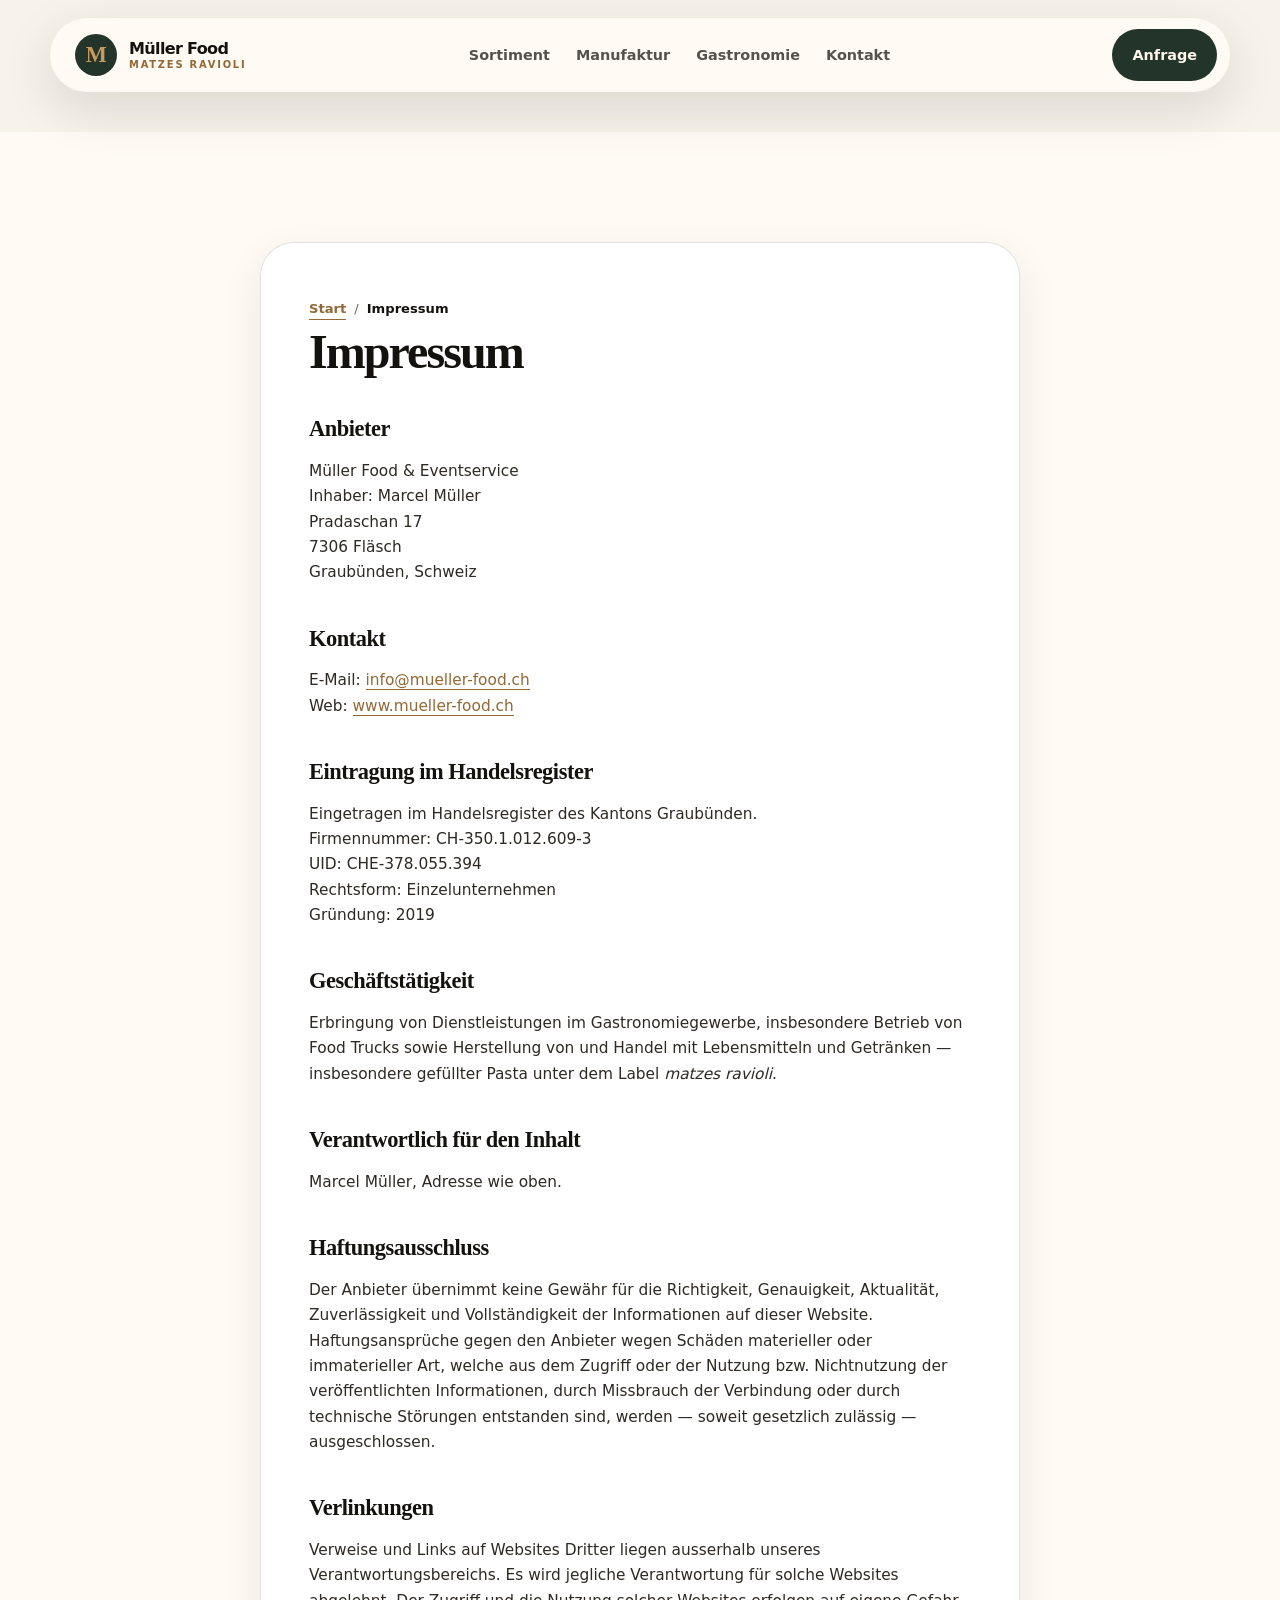
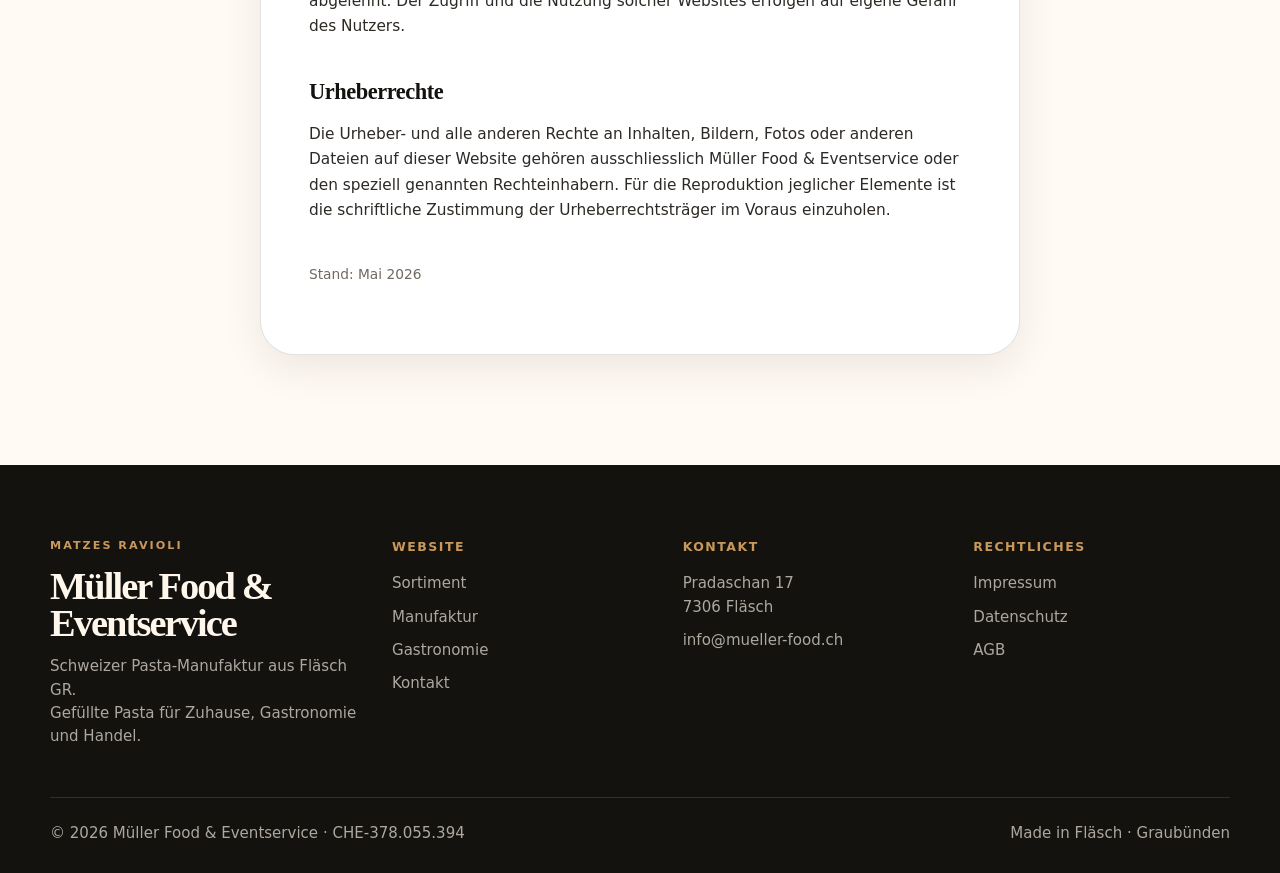
<file: impressum.html>
<!DOCTYPE html>
<html lang="de-CH">
<head>
  <meta charset="UTF-8" />
  <meta name="viewport" content="width=device-width, initial-scale=1.0" />
  <meta name="description" content="Impressum und Anbieterinformationen von Müller Food & Eventservice, Pradaschan 17, 7306 Fläsch GR." />
  <title>Impressum · Müller Food &amp; Eventservice</title>
  <link rel="stylesheet" href="assets/style.css" />
  <script src="assets/script.js" defer></script>
</head>

<body>
  <header class="site-header">
    <div class="container nav">
      <a href="index.html" class="brand" aria-label="Müller Food Startseite">
        <span class="brand-mark">M</span>
        <span class="brand-text">
          <span>Müller Food</span>
          <small>matzes ravioli</small>
        </span>
      </a>

      <nav class="nav-links" aria-label="Hauptnavigation">
        <a href="produkte.html">Sortiment</a>
        <a href="manufaktur.html">Manufaktur</a>
        <a href="gastronomie.html">Gastronomie</a>
        <a href="kontakt.html">Kontakt</a>
      </nav>

      <div class="nav-actions">
        <a class="cart-pill" href="kontakt.html">Anfrage</a>
      </div>

      <button class="mobile-menu" aria-label="Menü öffnen">☰</button>
    </div>
  </header>

  <main id="top">
    <div class="page-spacer"></div>

    <section class="section legal">
      <div class="container">
        <div class="legal-content">
          <nav class="breadcrumbs" aria-label="Brotkrumennavigation">
            <a href="index.html">Start</a> <span>/</span> <span aria-current="page">Impressum</span>
          </nav>
          <h1>Impressum</h1>

          <h2>Anbieter</h2>
          <p>
            Müller Food &amp; Eventservice<br />
            Inhaber: Marcel Müller<br />
            Pradaschan 17<br />
            7306 Fläsch<br />
            Graubünden, Schweiz
          </p>

          <h2>Kontakt</h2>
          <p>
            E-Mail: <a href="mailto:info@mueller-food.ch">info@mueller-food.ch</a><br />
            Web: <a href="https://www.mueller-food.ch">www.mueller-food.ch</a>
          </p>

          <h2>Eintragung im Handelsregister</h2>
          <p>
            Eingetragen im Handelsregister des Kantons Graubünden.<br />
            Firmennummer: CH-350.1.012.609-3<br />
            UID: CHE-378.055.394<br />
            Rechtsform: Einzelunternehmen<br />
            Gründung: 2019
          </p>

          <h2>Geschäftstätigkeit</h2>
          <p>
            Erbringung von Dienstleistungen im Gastronomiegewerbe, insbesondere Betrieb von Food Trucks
            sowie Herstellung von und Handel mit Lebensmitteln und Getränken &mdash; insbesondere
            gefüllter Pasta unter dem Label <em>matzes ravioli</em>.
          </p>

          <h2>Verantwortlich für den Inhalt</h2>
          <p>Marcel Müller, Adresse wie oben.</p>

          <h2>Haftungsausschluss</h2>
          <p>
            Der Anbieter übernimmt keine Gewähr für die Richtigkeit, Genauigkeit, Aktualität, Zuverlässigkeit
            und Vollständigkeit der Informationen auf dieser Website. Haftungsansprüche gegen den Anbieter
            wegen Schäden materieller oder immaterieller Art, welche aus dem Zugriff oder der Nutzung bzw.
            Nichtnutzung der veröffentlichten Informationen, durch Missbrauch der Verbindung oder durch
            technische Störungen entstanden sind, werden &mdash; soweit gesetzlich zulässig &mdash; ausgeschlossen.
          </p>

          <h2>Verlinkungen</h2>
          <p>
            Verweise und Links auf Websites Dritter liegen ausserhalb unseres Verantwortungsbereichs. Es wird
            jegliche Verantwortung für solche Websites abgelehnt. Der Zugriff und die Nutzung solcher Websites
            erfolgen auf eigene Gefahr des Nutzers.
          </p>

          <h2>Urheberrechte</h2>
          <p>
            Die Urheber- und alle anderen Rechte an Inhalten, Bildern, Fotos oder anderen Dateien auf dieser
            Website gehören ausschliesslich Müller Food &amp; Eventservice oder den speziell genannten Rechteinhabern.
            Für die Reproduktion jeglicher Elemente ist die schriftliche Zustimmung der Urheberrechtsträger im
            Voraus einzuholen.
          </p>

          <p style="margin-top: 40px; color: var(--muted); font-size: 0.86rem;">
            Stand: Mai 2026
          </p>
        </div>
      </div>
    </section>
  </main>

  <footer class="site-footer">
    <div class="container">
      <div class="footer-grid">
        <div class="footer-brand">
          <small>matzes ravioli</small>
          <h2>Müller Food &amp; Eventservice</h2>
          <p>Schweizer Pasta-Manufaktur aus Fläsch GR.<br />Gefüllte Pasta für Zuhause, Gastronomie und Handel.</p>
        </div>

        <div class="footer-col">
          <h3>Website</h3>
          <nav>
            <a href="produkte.html">Sortiment</a>
            <a href="manufaktur.html">Manufaktur</a>
            <a href="gastronomie.html">Gastronomie</a>
            <a href="kontakt.html">Kontakt</a>
          </nav>
        </div>

        <div class="footer-col">
          <h3>Kontakt</h3>
          <nav>
            <a href="https://maps.google.com/?q=Pradaschan+17,+7306+Fläsch" target="_blank" rel="noopener">Pradaschan 17<br />7306 Fläsch</a>
            <a href="mailto:info@mueller-food.ch">info@mueller-food.ch</a>
          </nav>
        </div>

        <div class="footer-col">
          <h3>Rechtliches</h3>
          <nav>
            <a href="impressum.html">Impressum</a>
            <a href="datenschutz.html">Datenschutz</a>
            <a href="datenschutz.html#agb">AGB</a>
          </nav>
        </div>
      </div>

      <div class="footer-bottom">
        <span>&copy; 2026 Müller Food &amp; Eventservice · CHE-378.055.394</span>
        <span>Made in Fläsch · Graubünden</span>
      </div>
    </div>
  </footer>
</body>
</html>
</file>
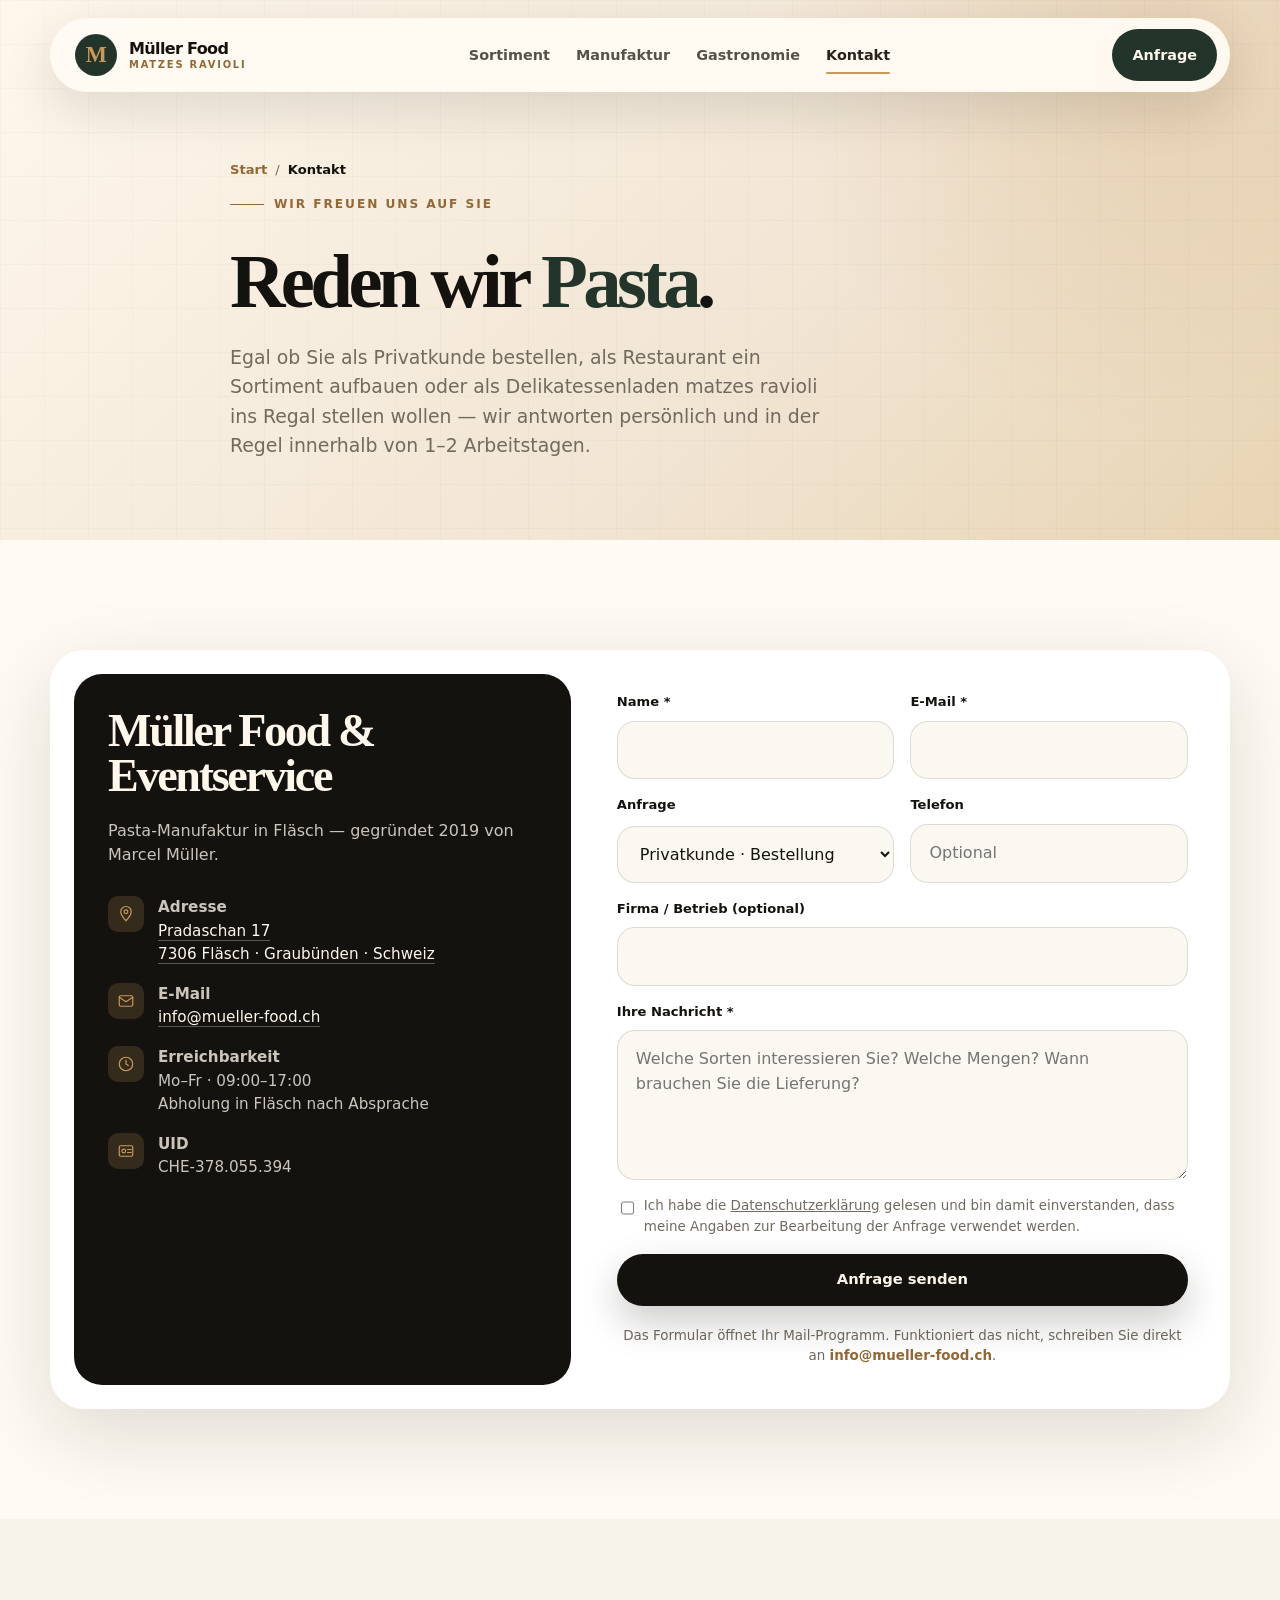
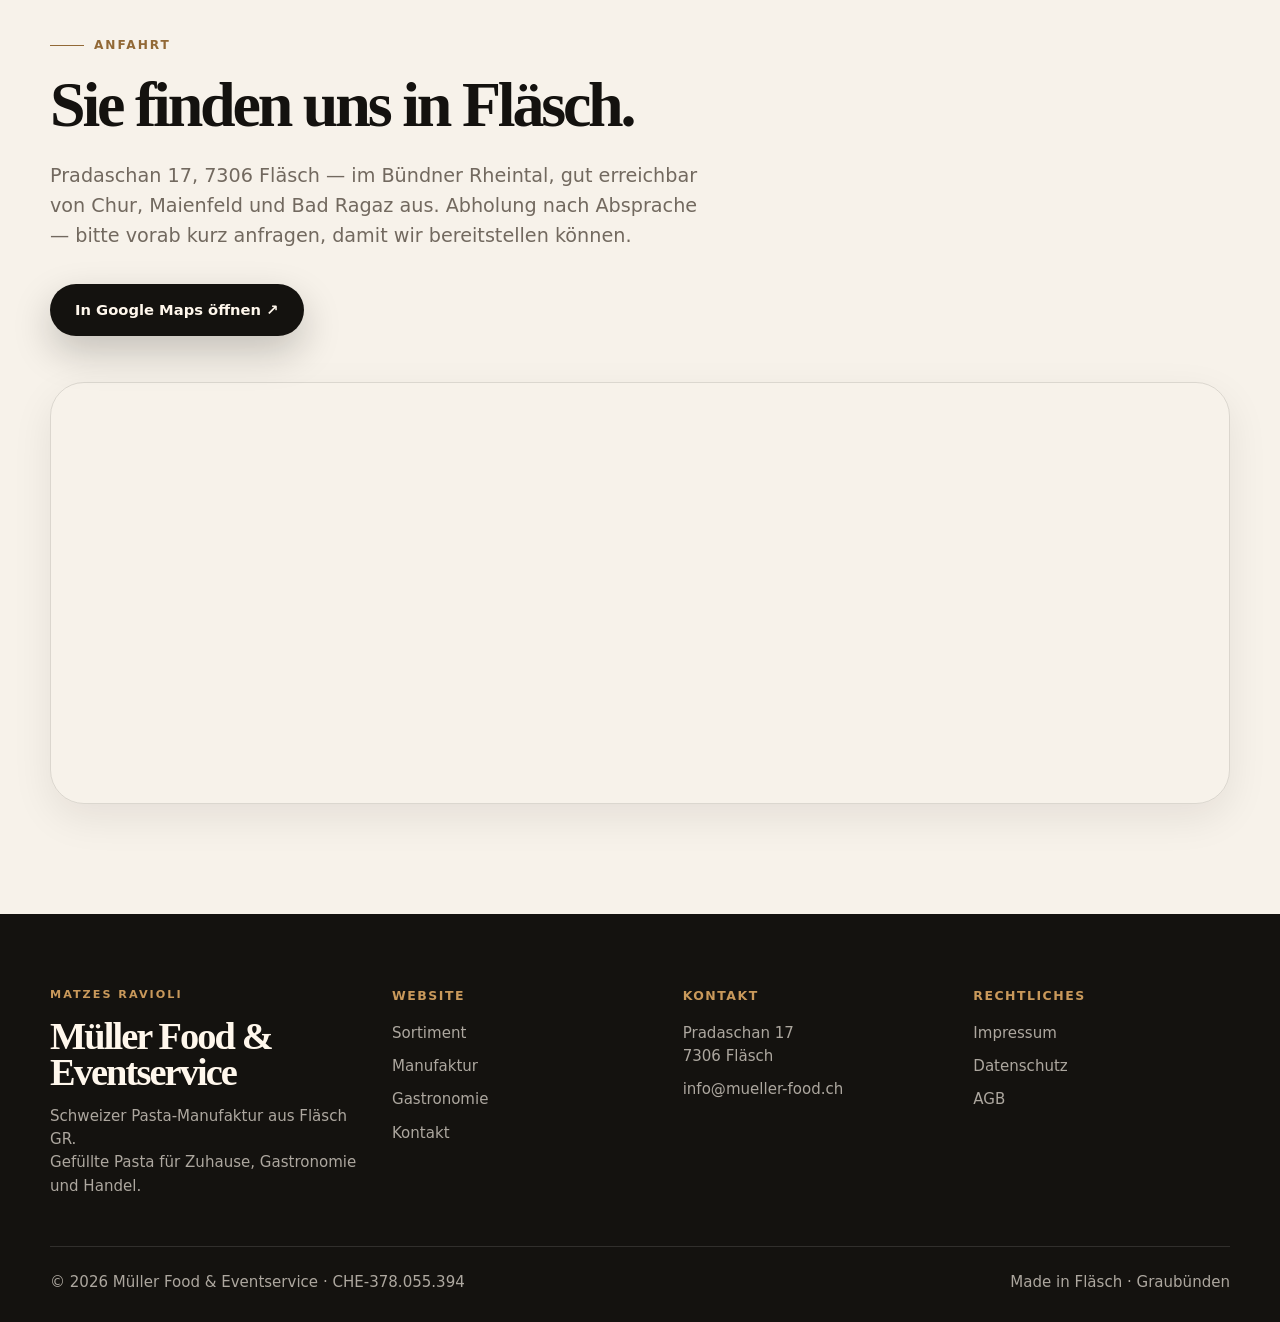
<file: kontakt.html>
<!DOCTYPE html>
<html lang="de-CH">
<head>
  <meta charset="UTF-8" />
  <meta name="viewport" content="width=device-width, initial-scale=1.0" />
  <meta name="description" content="Kontakt zu Müller Food & Eventservice. Adresse: Pradaschan 17, 7306 Fläsch GR. E-Mail: info@mueller-food.ch. Anfragen für Privatkunden, Gastronomie und Handel." />
  <title>Kontakt · Müller Food &amp; Eventservice</title>
  <link rel="stylesheet" href="assets/style.css" />
  <script src="assets/script.js" defer></script>
</head>

<body>
  <header class="site-header">
    <div class="container nav">
      <a href="index.html" class="brand" aria-label="Müller Food Startseite">
        <span class="brand-mark">M</span>
        <span class="brand-text">
          <span>Müller Food</span>
          <small>matzes ravioli</small>
        </span>
      </a>

      <nav class="nav-links" aria-label="Hauptnavigation">
        <a href="produkte.html">Sortiment</a>
        <a href="manufaktur.html">Manufaktur</a>
        <a href="gastronomie.html">Gastronomie</a>
        <a href="kontakt.html" class="active">Kontakt</a>
      </nav>

      <div class="nav-actions">
        <a class="cart-pill" href="kontakt.html">Anfrage</a>
      </div>

      <button class="mobile-menu" aria-label="Menü öffnen">☰</button>
    </div>
  </header>

  <main id="top">
    <section class="page-hero">
      <div class="container page-hero-inner">
        <nav class="breadcrumbs" aria-label="Brotkrumennavigation">
          <a href="index.html">Start</a> <span>/</span> <span aria-current="page">Kontakt</span>
        </nav>
        <span class="eyebrow">Wir freuen uns auf Sie</span>
        <h1>Reden wir <span>Pasta</span>.</h1>
        <p>
          Egal ob Sie als Privatkunde bestellen, als Restaurant ein Sortiment aufbauen oder als Delikatessenladen
          matzes ravioli ins Regal stellen wollen &mdash; wir antworten persönlich und in der Regel innerhalb
          von 1&ndash;2 Arbeitstagen.
        </p>
      </div>
    </section>

    <section class="section contact-bg" id="anfrage">
      <div class="container contact-card">
        <div class="contact-info">
          <h2>Müller Food &amp; Eventservice</h2>
          <p>Pasta-Manufaktur in Fläsch &mdash; gegründet 2019 von Marcel Müller.</p>
          <ul class="contact-list">
            <li>
              <span class="icon" aria-hidden="true">
                <svg viewBox="0 0 24 24" fill="none" stroke="currentColor" stroke-width="1.6" stroke-linecap="round" stroke-linejoin="round"><path d="M12 21s-7-7.5-7-12a7 7 0 0 1 14 0c0 4.5-7 12-7 12z"/><circle cx="12" cy="9" r="2.5"/></svg>
              </span>
              <span>
                <strong>Adresse</strong><br />
                <a href="https://maps.google.com/?q=Pradaschan+17,+7306+Fläsch" target="_blank" rel="noopener">Pradaschan 17<br />7306 Fläsch · Graubünden · Schweiz</a>
              </span>
            </li>
            <li>
              <span class="icon" aria-hidden="true">
                <svg viewBox="0 0 24 24" fill="none" stroke="currentColor" stroke-width="1.6" stroke-linecap="round" stroke-linejoin="round"><rect x="3" y="5" width="18" height="14" rx="2"/><path d="m3 7 9 6 9-6"/></svg>
              </span>
              <span>
                <strong>E-Mail</strong><br />
                <a href="mailto:info@mueller-food.ch">info@mueller-food.ch</a>
              </span>
            </li>
            <li>
              <span class="icon" aria-hidden="true">
                <svg viewBox="0 0 24 24" fill="none" stroke="currentColor" stroke-width="1.6" stroke-linecap="round" stroke-linejoin="round"><circle cx="12" cy="12" r="9"/><path d="M12 7v5l3 2"/></svg>
              </span>
              <span>
                <strong>Erreichbarkeit</strong><br />
                Mo&ndash;Fr · 09:00&ndash;17:00<br />
                Abholung in Fläsch nach Absprache
              </span>
            </li>
            <li>
              <span class="icon" aria-hidden="true">
                <svg viewBox="0 0 24 24" fill="none" stroke="currentColor" stroke-width="1.6" stroke-linecap="round" stroke-linejoin="round"><rect x="3" y="5" width="18" height="14" rx="2"/><circle cx="9" cy="12" r="2.5"/><path d="M14 10h5M14 14h5"/></svg>
              </span>
              <span>
                <strong>UID</strong><br />
                CHE-378.055.394
              </span>
            </li>
          </ul>
        </div>

        <form class="form" action="mailto:info@mueller-food.ch" method="post" enctype="text/plain">
          <div class="form-row">
            <div class="field">
              <label for="name">Name *</label>
              <input id="name" name="name" type="text" autocomplete="name" required />
            </div>
            <div class="field">
              <label for="email">E-Mail *</label>
              <input id="email" name="email" type="email" autocomplete="email" required />
            </div>
          </div>

          <div class="form-row">
            <div class="field">
              <label for="type">Anfrage</label>
              <select id="type" name="type">
                <option>Privatkunde · Bestellung</option>
                <option>Restaurant / Gastronomie</option>
                <option>Hotel / Catering</option>
                <option>Delikatessenladen / Handel</option>
                <option>Eventservice / Foodtruck</option>
                <option>Sonstiges</option>
              </select>
            </div>
            <div class="field">
              <label for="phone">Telefon</label>
              <input id="phone" name="phone" type="tel" autocomplete="tel" placeholder="Optional" />
            </div>
          </div>

          <div class="field">
            <label for="company">Firma / Betrieb (optional)</label>
            <input id="company" name="company" type="text" autocomplete="organization" />
          </div>

          <div class="field">
            <label for="message">Ihre Nachricht *</label>
            <textarea id="message" name="message" placeholder="Welche Sorten interessieren Sie? Welche Mengen? Wann brauchen Sie die Lieferung?" required></textarea>
          </div>

          <label class="form-consent">
            <input id="consent" name="consent" type="checkbox" required />
            <span>Ich habe die <a href="datenschutz.html" style="text-decoration: underline;">Datenschutzerklärung</a> gelesen und bin damit einverstanden, dass meine Angaben zur Bearbeitung der Anfrage verwendet werden.</span>
          </label>

          <button class="btn btn-primary" type="submit">Anfrage senden</button>
          <p style="font-size: 0.84rem; color: var(--muted); text-align: center; margin-top: 4px;">
            Das Formular öffnet Ihr Mail-Programm. Funktioniert das nicht, schreiben Sie direkt an
            <a href="mailto:info@mueller-food.ch" style="color: var(--gold-dark); font-weight: 700;">info@mueller-food.ch</a>.
          </p>
        </form>
      </div>
    </section>

    <section class="section">
      <div class="container">
        <div class="split-head">
          <div>
            <span class="eyebrow">Anfahrt</span>
            <h2 class="section-title">Sie finden uns in Fläsch.</h2>
            <p class="section-lead">
              Pradaschan 17, 7306 Fläsch &mdash; im Bündner Rheintal, gut erreichbar von Chur, Maienfeld und
              Bad Ragaz aus. Abholung nach Absprache &mdash; bitte vorab kurz anfragen, damit wir bereitstellen können.
            </p>
            <div class="hero-actions">
              <a class="btn btn-primary" href="https://maps.google.com/?q=Pradaschan+17,+7306+Fläsch" target="_blank" rel="noopener">In Google Maps öffnen ↗</a>
            </div>
          </div>
        </div>

        <div style="margin-top: 32px; border-radius: var(--radius-xl); overflow: hidden; border: 1px solid var(--line); box-shadow: var(--shadow-soft);">
          <iframe
            title="Karte: Standort Müller Food, Fläsch"
            src="https://www.openstreetmap.org/export/embed.html?bbox=9.500%2C47.0050%2C9.530%2C47.0250&amp;layer=mapnik&amp;marker=47.0162%2C9.5141"
            width="100%"
            height="420"
            style="display:block; border:0;"
            loading="lazy"
            referrerpolicy="no-referrer-when-downgrade"></iframe>
        </div>
      </div>
    </section>
  </main>

  <footer class="site-footer">
    <div class="container">
      <div class="footer-grid">
        <div class="footer-brand">
          <small>matzes ravioli</small>
          <h2>Müller Food &amp; Eventservice</h2>
          <p>Schweizer Pasta-Manufaktur aus Fläsch GR.<br />Gefüllte Pasta für Zuhause, Gastronomie und Handel.</p>
        </div>

        <div class="footer-col">
          <h3>Website</h3>
          <nav>
            <a href="produkte.html">Sortiment</a>
            <a href="manufaktur.html">Manufaktur</a>
            <a href="gastronomie.html">Gastronomie</a>
            <a href="kontakt.html">Kontakt</a>
          </nav>
        </div>

        <div class="footer-col">
          <h3>Kontakt</h3>
          <nav>
            <a href="https://maps.google.com/?q=Pradaschan+17,+7306+Fläsch" target="_blank" rel="noopener">Pradaschan 17<br />7306 Fläsch</a>
            <a href="mailto:info@mueller-food.ch">info@mueller-food.ch</a>
          </nav>
        </div>

        <div class="footer-col">
          <h3>Rechtliches</h3>
          <nav>
            <a href="impressum.html">Impressum</a>
            <a href="datenschutz.html">Datenschutz</a>
            <a href="datenschutz.html#agb">AGB</a>
          </nav>
        </div>
      </div>

      <div class="footer-bottom">
        <span>&copy; 2026 Müller Food &amp; Eventservice · CHE-378.055.394</span>
        <span>Made in Fläsch · Graubünden</span>
      </div>
    </div>
  </footer>
</body>
</html>
</file>
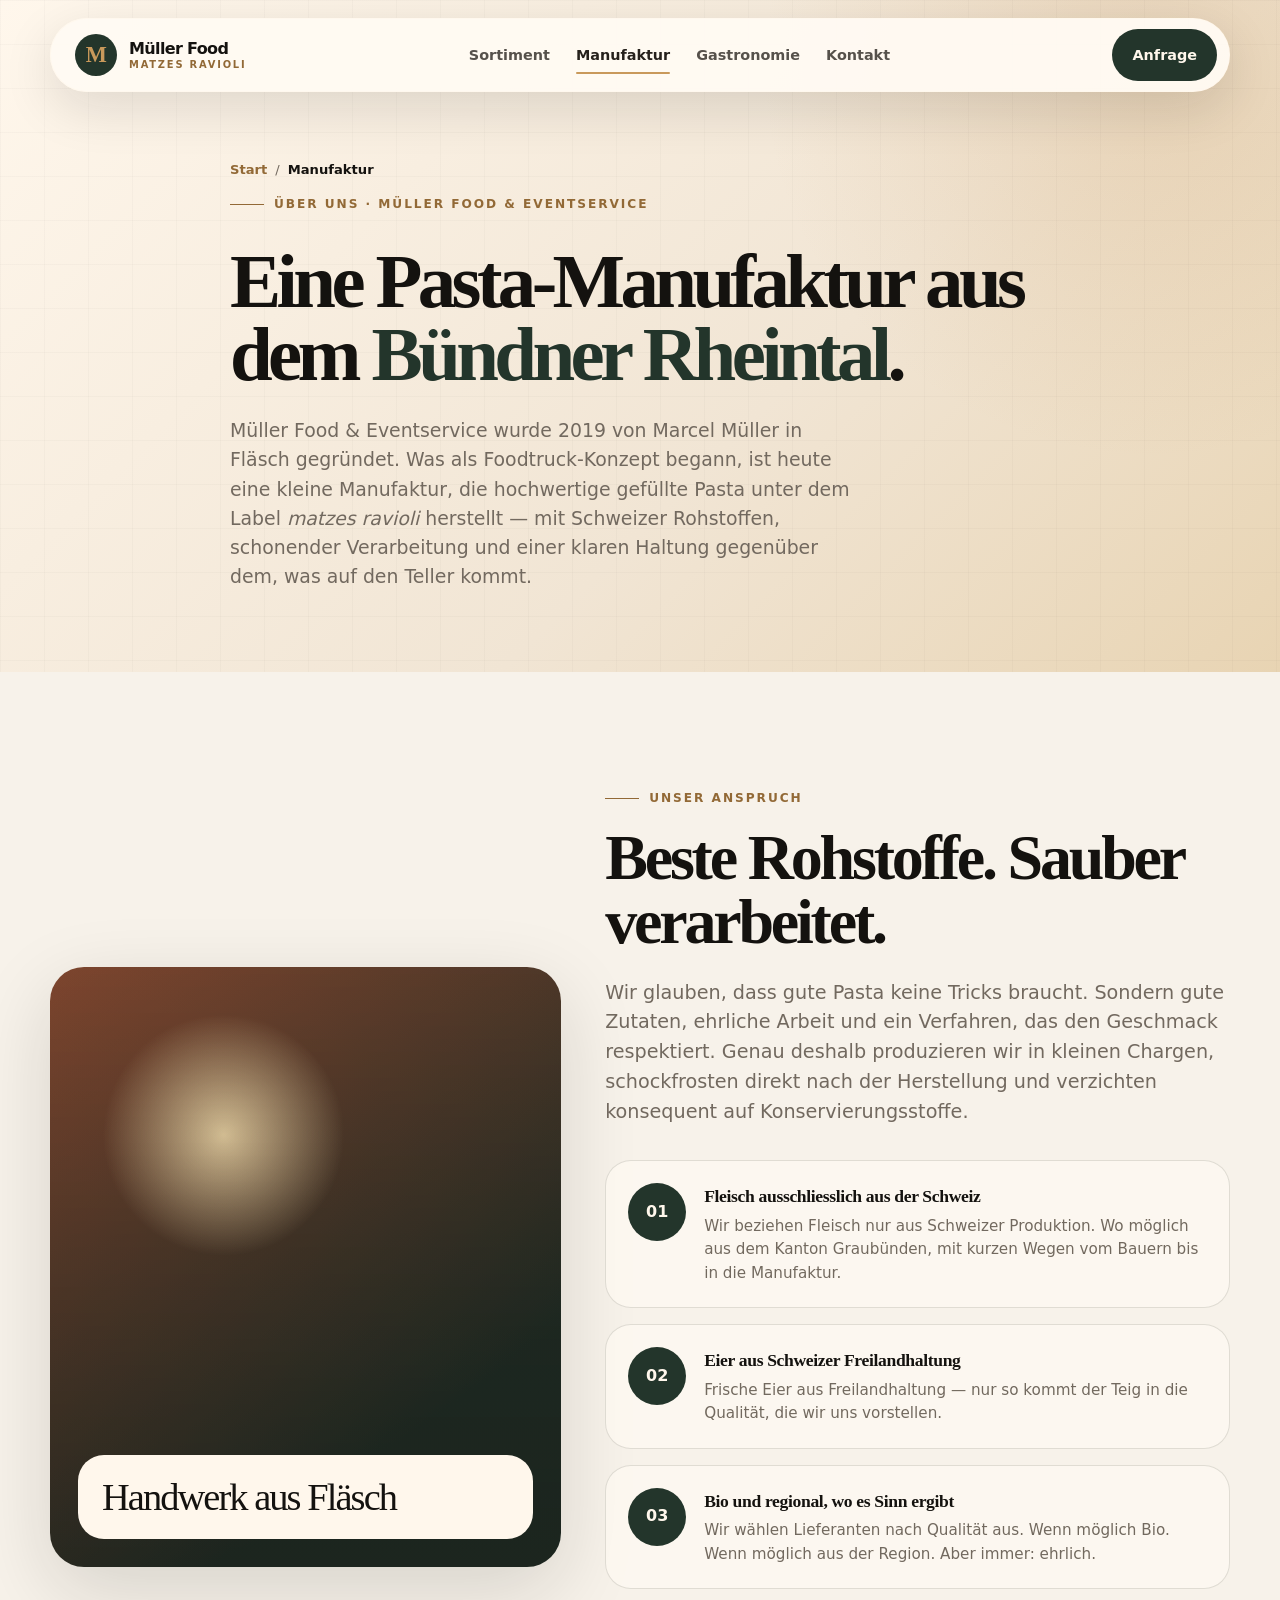
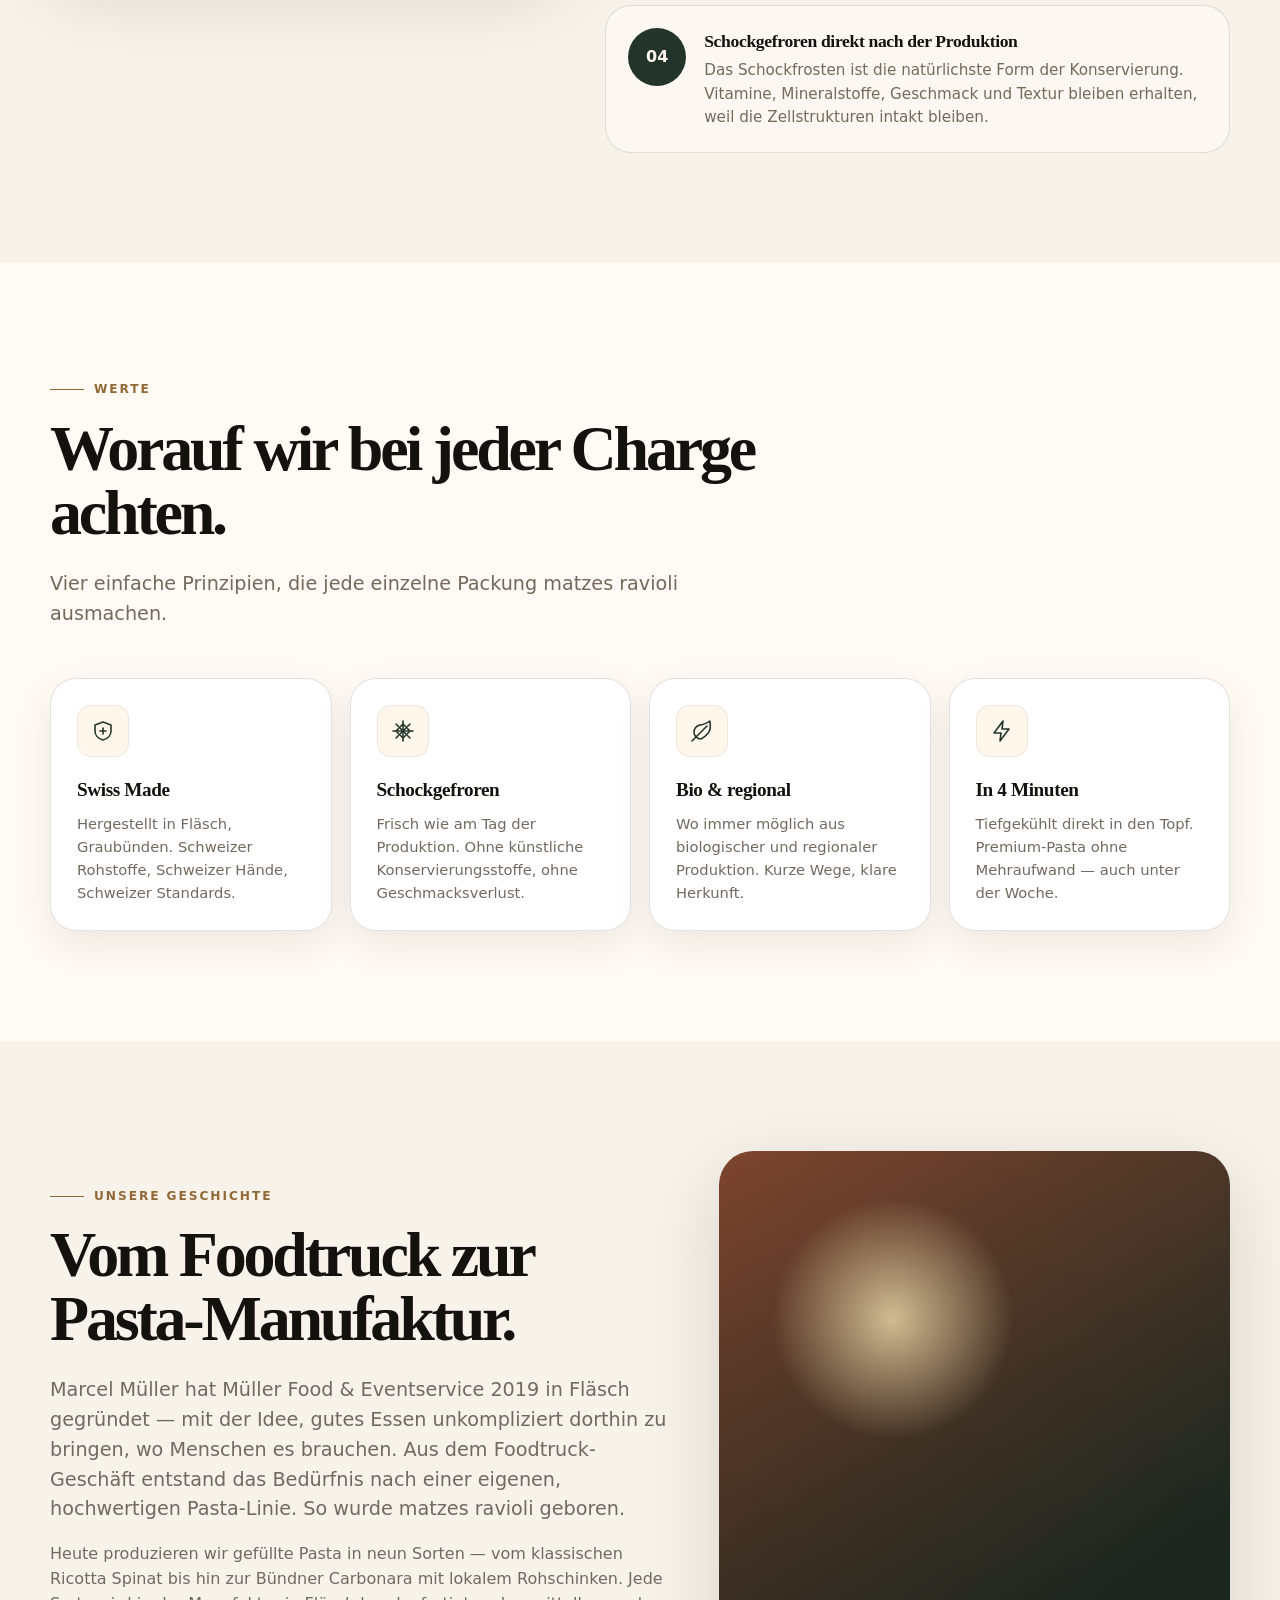
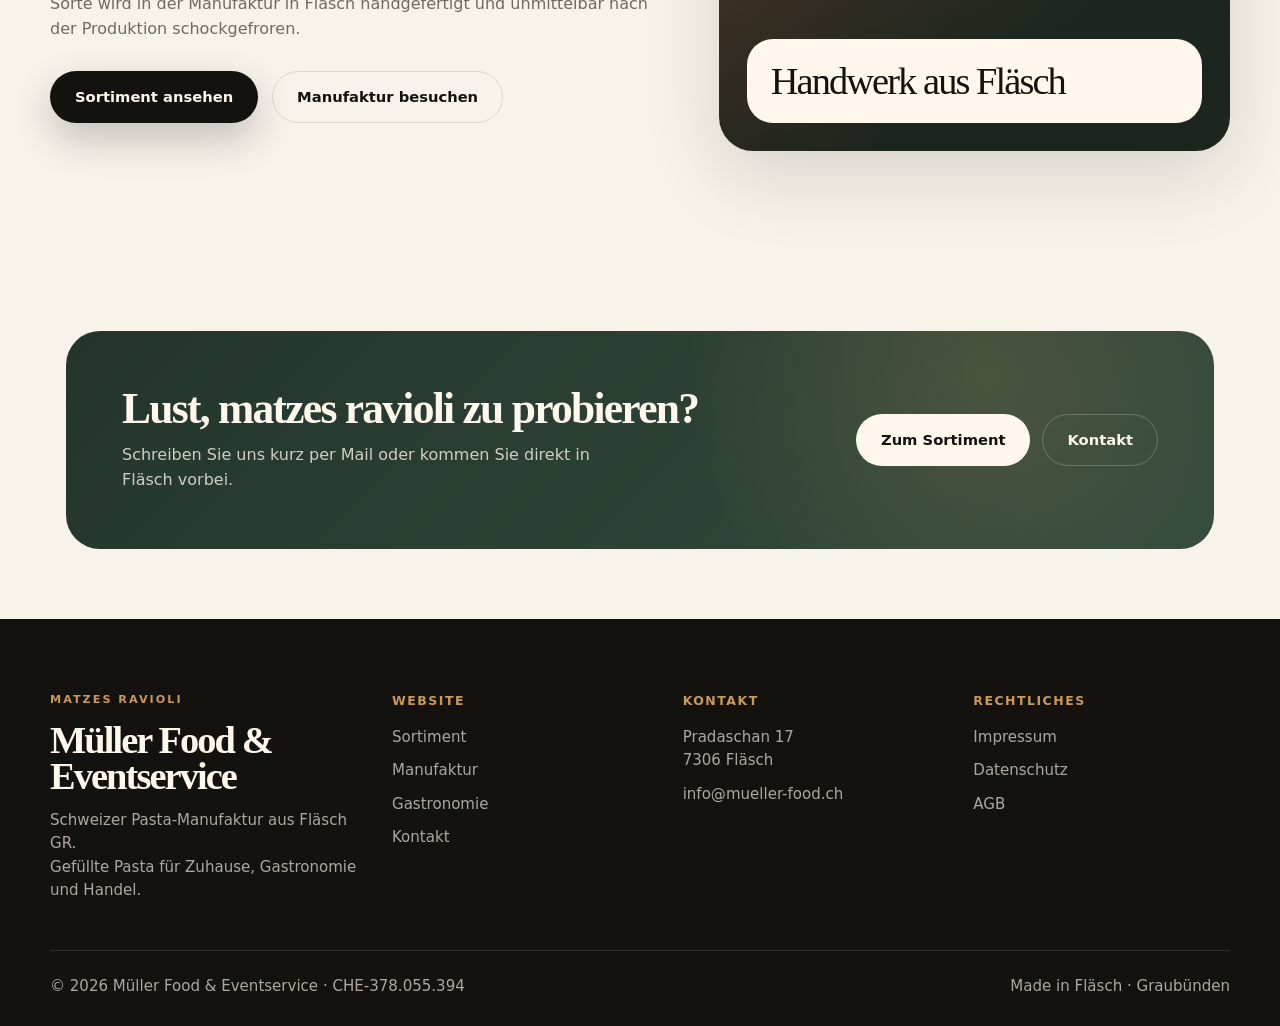
<file: manufaktur.html>
<!DOCTYPE html>
<html lang="de-CH">
<head>
  <meta charset="UTF-8" />
  <meta name="viewport" content="width=device-width, initial-scale=1.0" />
  <meta name="description" content="Müller Food & Eventservice – die Pasta-Manufaktur hinter matzes ravioli. Gegründet 2019 von Marcel Müller in Fläsch GR. Schweizer Rohstoffe, schonende Zubereitung, schockgefroren." />
  <title>Manufaktur · Müller Food &amp; Eventservice</title>
  <link rel="stylesheet" href="assets/style.css" />
  <script src="assets/script.js" defer></script>
</head>

<body>
  <header class="site-header">
    <div class="container nav">
      <a href="index.html" class="brand" aria-label="Müller Food Startseite">
        <span class="brand-mark">M</span>
        <span class="brand-text">
          <span>Müller Food</span>
          <small>matzes ravioli</small>
        </span>
      </a>

      <nav class="nav-links" aria-label="Hauptnavigation">
        <a href="produkte.html">Sortiment</a>
        <a href="manufaktur.html" class="active">Manufaktur</a>
        <a href="gastronomie.html">Gastronomie</a>
        <a href="kontakt.html">Kontakt</a>
      </nav>

      <div class="nav-actions">
        <a class="cart-pill" href="kontakt.html">Anfrage</a>
      </div>

      <button class="mobile-menu" aria-label="Menü öffnen">☰</button>
    </div>
  </header>

  <main id="top">
    <section class="page-hero">
      <div class="container page-hero-inner">
        <nav class="breadcrumbs" aria-label="Brotkrumennavigation">
          <a href="index.html">Start</a> <span>/</span> <span aria-current="page">Manufaktur</span>
        </nav>
        <span class="eyebrow">Über uns · Müller Food &amp; Eventservice</span>
        <h1>Eine Pasta-Manufaktur aus dem <span>Bündner Rheintal</span>.</h1>
        <p>
          Müller Food &amp; Eventservice wurde 2019 von Marcel Müller in Fläsch gegründet. Was als Foodtruck-Konzept begann,
          ist heute eine kleine Manufaktur, die hochwertige gefüllte Pasta unter dem Label <em>matzes ravioli</em> herstellt
          &mdash; mit Schweizer Rohstoffen, schonender Verarbeitung und einer klaren Haltung gegenüber dem, was auf den
          Teller kommt.
        </p>
      </div>
    </section>

    <section class="section">
      <div class="container story-grid">
        <div class="story-visual" role="img" aria-label="Stimmungsbild aus der Manufaktur"></div>
        <div>
          <span class="eyebrow">Unser Anspruch</span>
          <h2 class="section-title">Beste Rohstoffe. Sauber verarbeitet.</h2>
          <p class="section-lead">
            Wir glauben, dass gute Pasta keine Tricks braucht. Sondern gute Zutaten, ehrliche Arbeit und ein
            Verfahren, das den Geschmack respektiert. Genau deshalb produzieren wir in kleinen Chargen,
            schockfrosten direkt nach der Herstellung und verzichten konsequent auf Konservierungsstoffe.
          </p>

          <div class="story-list">
            <div class="story-item">
              <div class="story-number">01</div>
              <div>
                <h3>Fleisch ausschliesslich aus der Schweiz</h3>
                <p>Wir beziehen Fleisch nur aus Schweizer Produktion. Wo möglich aus dem Kanton Graubünden, mit kurzen Wegen vom Bauern bis in die Manufaktur.</p>
              </div>
            </div>
            <div class="story-item">
              <div class="story-number">02</div>
              <div>
                <h3>Eier aus Schweizer Freilandhaltung</h3>
                <p>Frische Eier aus Freilandhaltung &mdash; nur so kommt der Teig in die Qualität, die wir uns vorstellen.</p>
              </div>
            </div>
            <div class="story-item">
              <div class="story-number">03</div>
              <div>
                <h3>Bio und regional, wo es Sinn ergibt</h3>
                <p>Wir wählen Lieferanten nach Qualität aus. Wenn möglich Bio. Wenn möglich aus der Region. Aber immer: ehrlich.</p>
              </div>
            </div>
            <div class="story-item">
              <div class="story-number">04</div>
              <div>
                <h3>Schockgefroren direkt nach der Produktion</h3>
                <p>Das Schockfrosten ist die natürlichste Form der Konservierung. Vitamine, Mineralstoffe, Geschmack und Textur bleiben erhalten, weil die Zellstrukturen intakt bleiben.</p>
              </div>
            </div>
          </div>
        </div>
      </div>
    </section>

    <section class="section products">
      <div class="container">
        <span class="eyebrow">Werte</span>
        <h2 class="section-title">Worauf wir bei jeder Charge achten.</h2>
        <p class="section-lead">
          Vier einfache Prinzipien, die jede einzelne Packung matzes ravioli ausmachen.
        </p>

        <div class="value-grid">
          <div class="value-card">
            <div class="value-icon" aria-hidden="true">
              <svg viewBox="0 0 24 24" fill="none" stroke="currentColor" stroke-width="1.6" stroke-linecap="round" stroke-linejoin="round"><path d="M12 3 4 6v6c0 4.5 3.5 8 8 9 4.5-1 8-4.5 8-9V6l-8-3z"/><path d="M12 9v6M9 12h6"/></svg>
            </div>
            <h3>Swiss Made</h3>
            <p>Hergestellt in Fläsch, Graubünden. Schweizer Rohstoffe, Schweizer Hände, Schweizer Standards.</p>
          </div>
          <div class="value-card">
            <div class="value-icon" aria-hidden="true">
              <svg viewBox="0 0 24 24" fill="none" stroke="currentColor" stroke-width="1.6" stroke-linecap="round" stroke-linejoin="round"><path d="M12 2v20M2 12h20"/><path d="m5 5 14 14M19 5 5 19"/><path d="M12 5 9.5 7.5M12 5l2.5 2.5M12 19l-2.5-2.5M12 19l2.5-2.5M5 12l2.5-2.5M5 12l2.5 2.5M19 12l-2.5-2.5M19 12l-2.5 2.5"/></svg>
            </div>
            <h3>Schockgefroren</h3>
            <p>Frisch wie am Tag der Produktion. Ohne künstliche Konservierungsstoffe, ohne Geschmacksverlust.</p>
          </div>
          <div class="value-card">
            <div class="value-icon" aria-hidden="true">
              <svg viewBox="0 0 24 24" fill="none" stroke="currentColor" stroke-width="1.6" stroke-linecap="round" stroke-linejoin="round"><path d="M11 20A7 7 0 0 1 9.8 6.1C15.5 5 17 4.48 19.8 2c1 5 .5 10-2 12.5C15 18 12 19.5 11 20z"/><path d="M2 22 17 7"/></svg>
            </div>
            <h3>Bio &amp; regional</h3>
            <p>Wo immer möglich aus biologischer und regionaler Produktion. Kurze Wege, klare Herkunft.</p>
          </div>
          <div class="value-card">
            <div class="value-icon" aria-hidden="true">
              <svg viewBox="0 0 24 24" fill="none" stroke="currentColor" stroke-width="1.6" stroke-linecap="round" stroke-linejoin="round"><path d="M13 2 4 14h7l-1 8 9-12h-7l1-8z"/></svg>
            </div>
            <h3>In 4 Minuten</h3>
            <p>Tiefgekühlt direkt in den Topf. Premium-Pasta ohne Mehraufwand &mdash; auch unter der Woche.</p>
          </div>
        </div>
      </div>
    </section>

    <section class="section">
      <div class="container story-grid" style="grid-template-columns: 1.1fr 0.9fr;">
        <div>
          <span class="eyebrow">Unsere Geschichte</span>
          <h2 class="section-title">Vom Foodtruck zur Pasta-Manufaktur.</h2>
          <p class="section-lead">
            Marcel Müller hat Müller Food &amp; Eventservice 2019 in Fläsch gegründet &mdash; mit der Idee, gutes
            Essen unkompliziert dorthin zu bringen, wo Menschen es brauchen. Aus dem Foodtruck-Geschäft entstand
            das Bedürfnis nach einer eigenen, hochwertigen Pasta-Linie. So wurde matzes ravioli geboren.
          </p>
          <p style="color: var(--muted); margin-top: 18px;">
            Heute produzieren wir gefüllte Pasta in neun Sorten &mdash; vom klassischen Ricotta Spinat bis hin
            zur Bündner Carbonara mit lokalem Rohschinken. Jede Sorte wird in der Manufaktur in Fläsch
            handgefertigt und unmittelbar nach der Produktion schockgefroren.
          </p>
          <div class="hero-actions" style="margin-top: 30px;">
            <a class="btn btn-primary" href="produkte.html">Sortiment ansehen</a>
            <a class="btn btn-ghost" href="kontakt.html">Manufaktur besuchen</a>
          </div>
        </div>
        <div class="story-visual" role="img" aria-label="Werkstatt der Pasta-Manufaktur"></div>
      </div>
    </section>

    <section class="section-sm">
      <div class="container">
        <div class="cta-band">
          <div>
            <h2>Lust, matzes ravioli zu probieren?</h2>
            <p>Schreiben Sie uns kurz per Mail oder kommen Sie direkt in Fläsch vorbei.</p>
          </div>
          <div class="cta-actions">
            <a class="btn btn-light" href="produkte.html">Zum Sortiment</a>
            <a class="btn btn-ghost-light" href="kontakt.html">Kontakt</a>
          </div>
        </div>
      </div>
    </section>
  </main>

  <footer class="site-footer">
    <div class="container">
      <div class="footer-grid">
        <div class="footer-brand">
          <small>matzes ravioli</small>
          <h2>Müller Food &amp; Eventservice</h2>
          <p>Schweizer Pasta-Manufaktur aus Fläsch GR.<br />Gefüllte Pasta für Zuhause, Gastronomie und Handel.</p>
        </div>

        <div class="footer-col">
          <h3>Website</h3>
          <nav>
            <a href="produkte.html">Sortiment</a>
            <a href="manufaktur.html">Manufaktur</a>
            <a href="gastronomie.html">Gastronomie</a>
            <a href="kontakt.html">Kontakt</a>
          </nav>
        </div>

        <div class="footer-col">
          <h3>Kontakt</h3>
          <nav>
            <a href="https://maps.google.com/?q=Pradaschan+17,+7306+Fläsch" target="_blank" rel="noopener">Pradaschan 17<br />7306 Fläsch</a>
            <a href="mailto:info@mueller-food.ch">info@mueller-food.ch</a>
          </nav>
        </div>

        <div class="footer-col">
          <h3>Rechtliches</h3>
          <nav>
            <a href="impressum.html">Impressum</a>
            <a href="datenschutz.html">Datenschutz</a>
            <a href="datenschutz.html#agb">AGB</a>
          </nav>
        </div>
      </div>

      <div class="footer-bottom">
        <span>&copy; 2026 Müller Food &amp; Eventservice · CHE-378.055.394</span>
        <span>Made in Fläsch · Graubünden</span>
      </div>
    </div>
  </footer>
</body>
</html>
</file>
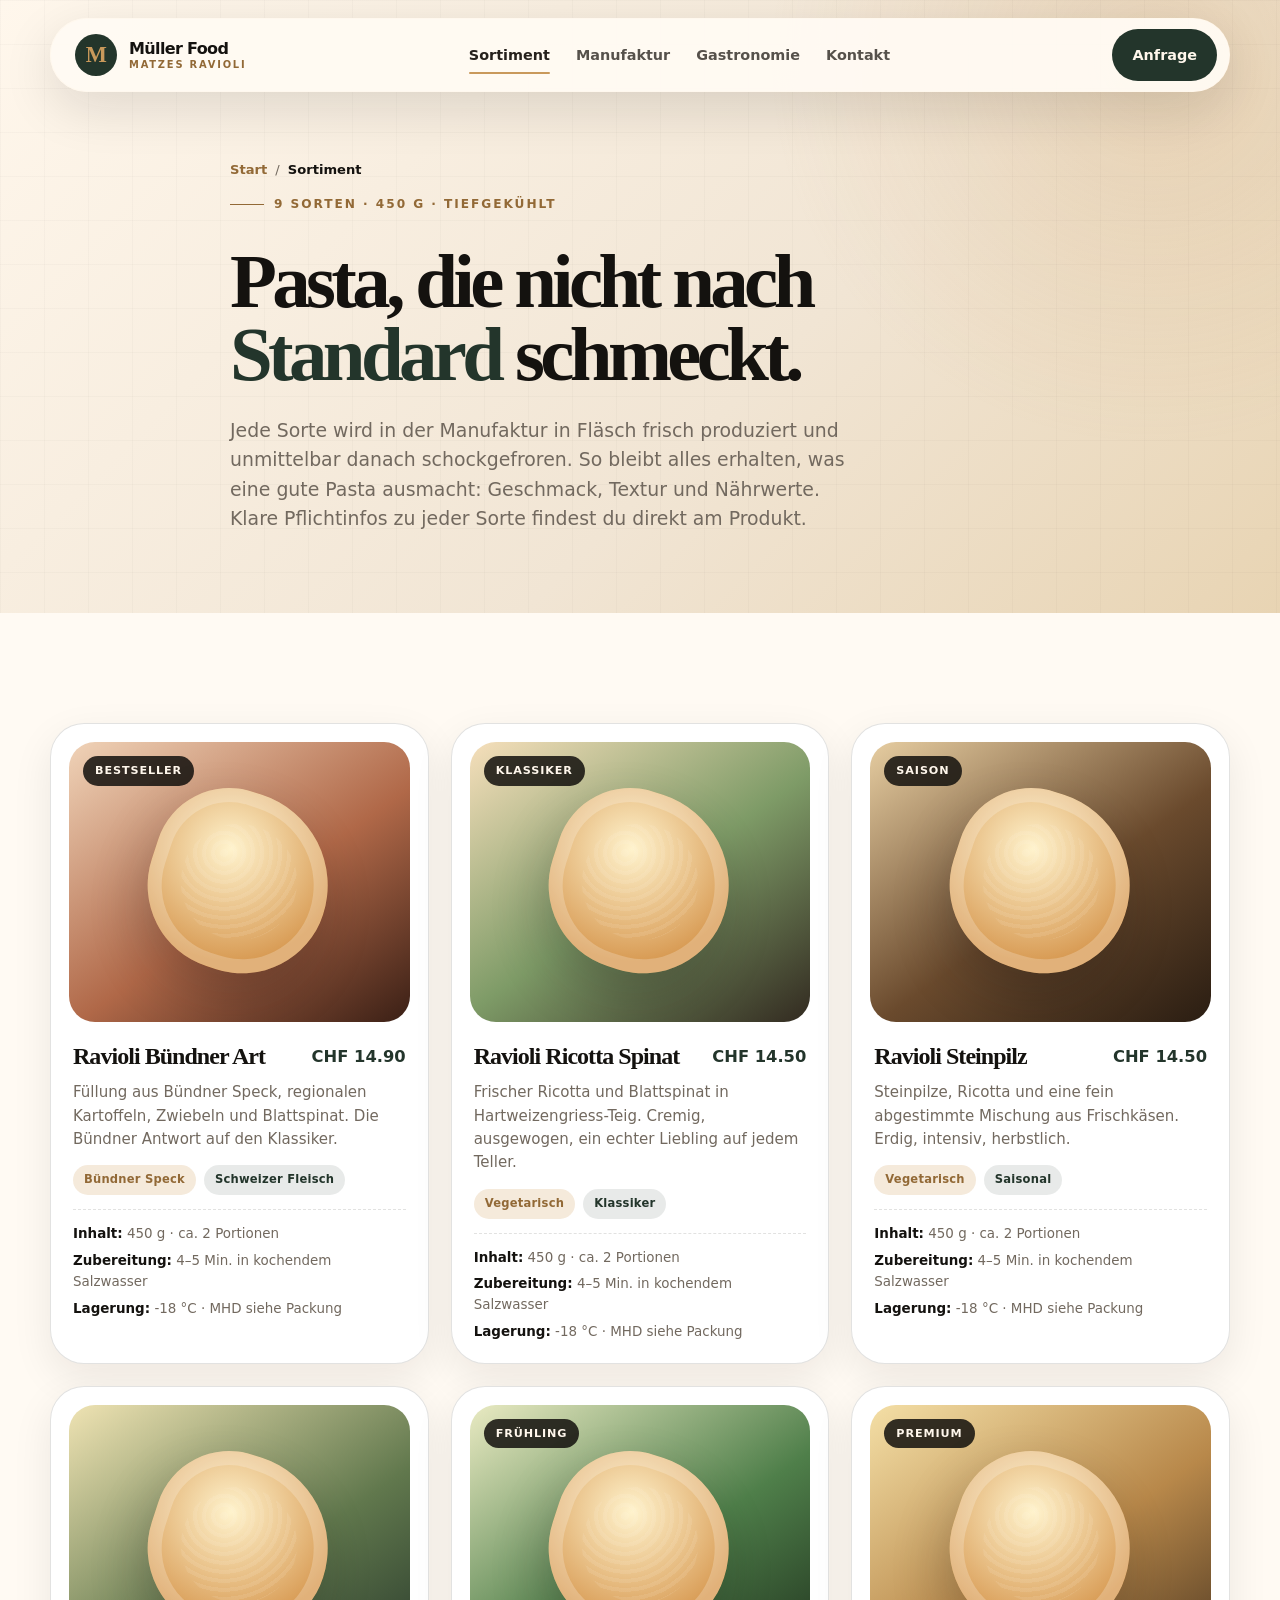
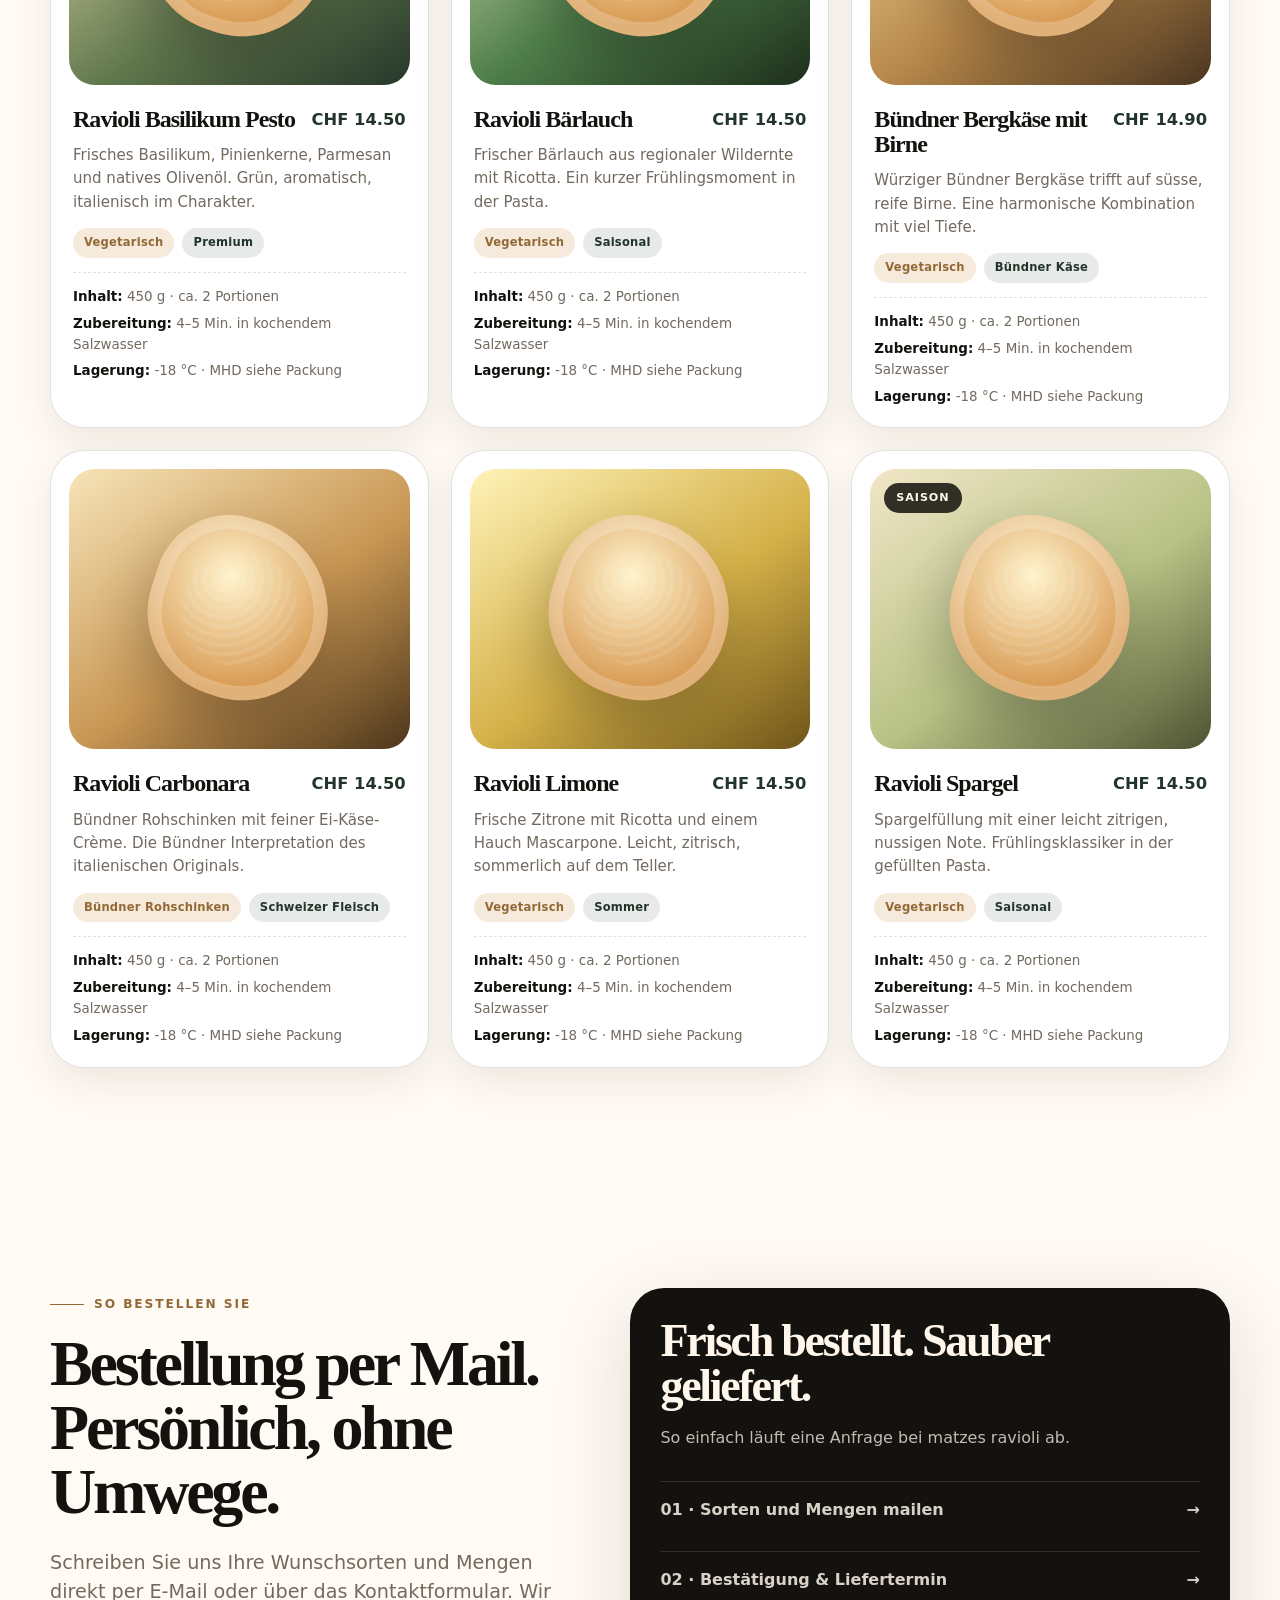
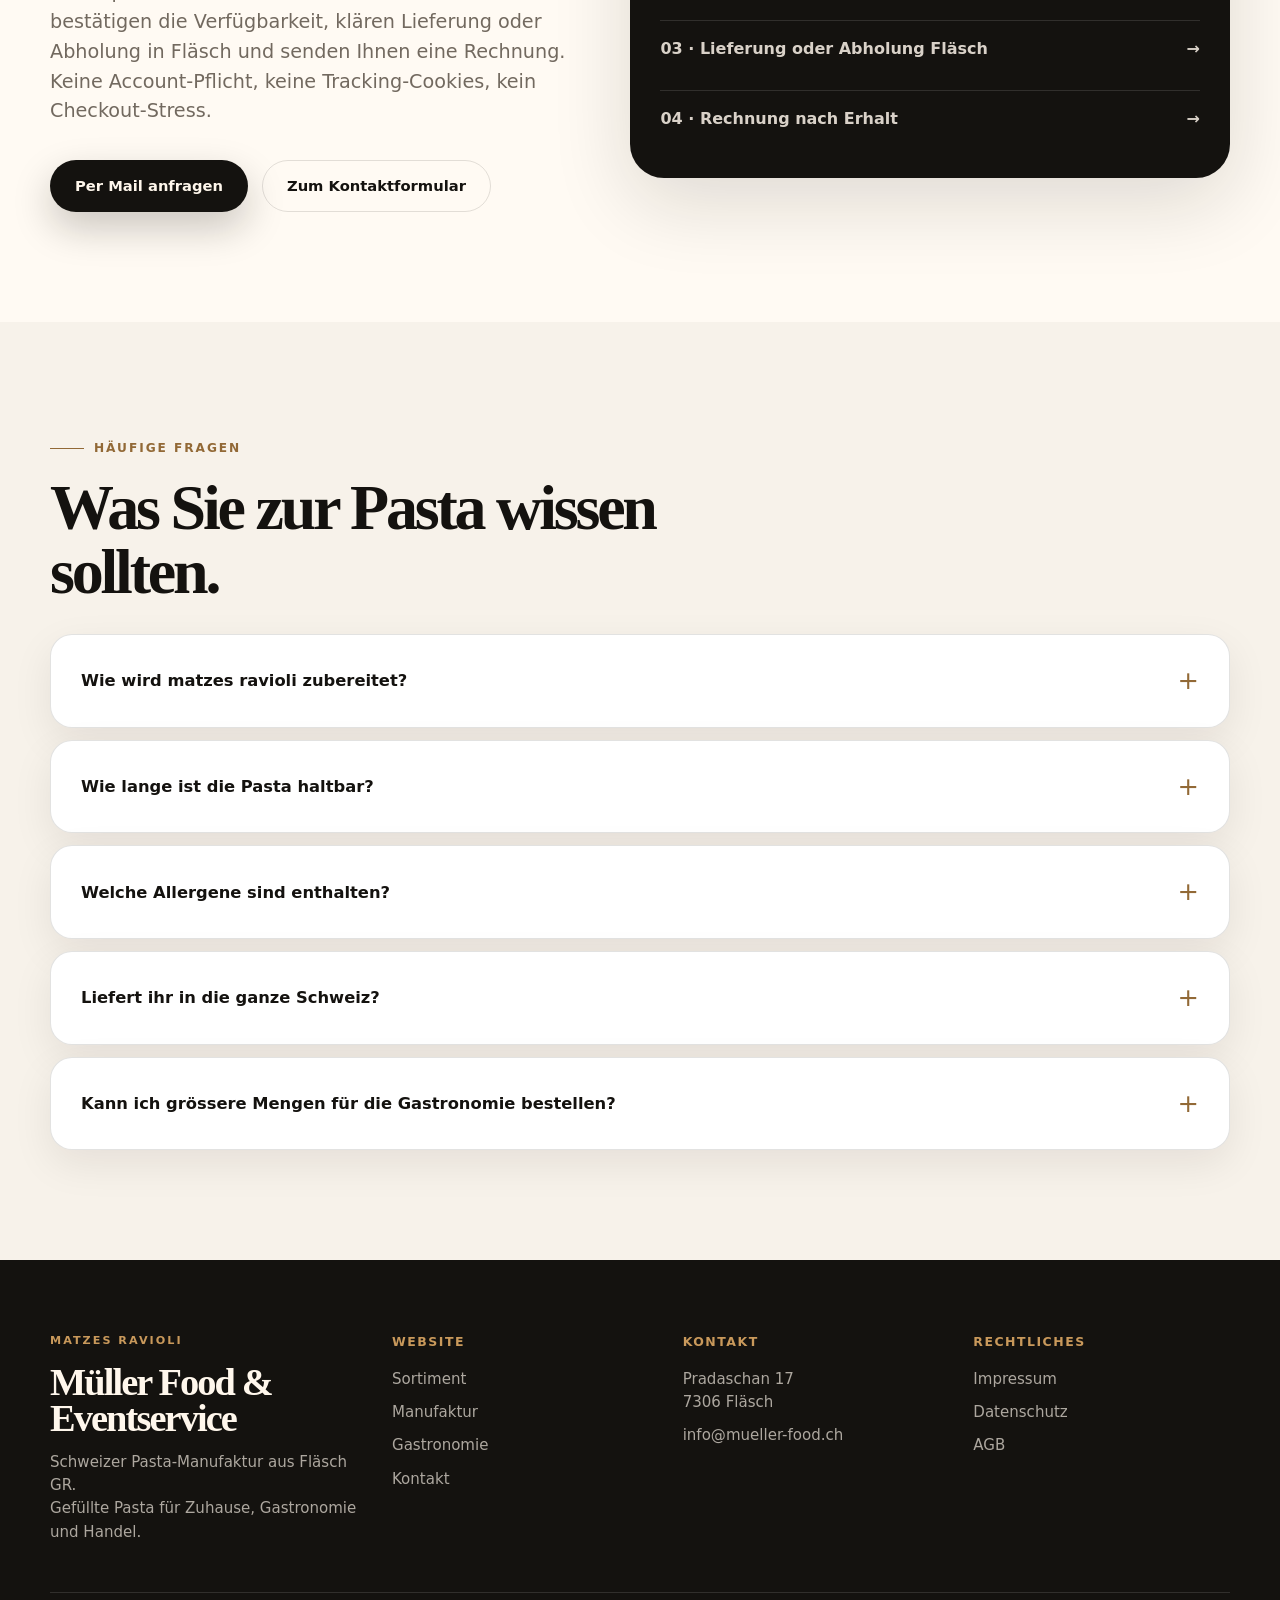
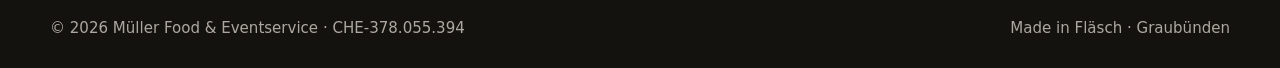
<file: produkte.html>
<!DOCTYPE html>
<html lang="de-CH">
<head>
  <meta charset="UTF-8" />
  <meta name="viewport" content="width=device-width, initial-scale=1.0" />
  <meta name="description" content="Das gesamte Sortiment von matzes ravioli: 9 Sorten gefüllte Pasta in 450g-Packungen. Schweizer Rohstoffe, schockgefroren, in 4 Minuten servierbereit." />
  <title>Sortiment · matzes ravioli · Müller Food</title>
  <link rel="stylesheet" href="assets/style.css" />
  <script src="assets/script.js" defer></script>
</head>

<body>
  <header class="site-header">
    <div class="container nav">
      <a href="index.html" class="brand" aria-label="Müller Food Startseite">
        <span class="brand-mark">M</span>
        <span class="brand-text">
          <span>Müller Food</span>
          <small>matzes ravioli</small>
        </span>
      </a>

      <nav class="nav-links" aria-label="Hauptnavigation">
        <a href="produkte.html" class="active">Sortiment</a>
        <a href="manufaktur.html">Manufaktur</a>
        <a href="gastronomie.html">Gastronomie</a>
        <a href="kontakt.html">Kontakt</a>
      </nav>

      <div class="nav-actions">
        <a class="cart-pill" href="kontakt.html">Anfrage</a>
      </div>

      <button class="mobile-menu" aria-label="Menü öffnen">☰</button>
    </div>
  </header>

  <main id="top">
    <section class="page-hero">
      <div class="container page-hero-inner">
        <nav class="breadcrumbs" aria-label="Brotkrumennavigation">
          <a href="index.html">Start</a> <span>/</span> <span aria-current="page">Sortiment</span>
        </nav>
        <span class="eyebrow">9 Sorten · 450 g · Tiefgekühlt</span>
        <h1>Pasta, die nicht nach <span>Standard</span> schmeckt.</h1>
        <p>
          Jede Sorte wird in der Manufaktur in Fläsch frisch produziert und unmittelbar danach schockgefroren. So bleibt
          alles erhalten, was eine gute Pasta ausmacht: Geschmack, Textur und Nährwerte. Klare Pflichtinfos zu jeder Sorte
          findest du direkt am Produkt.
        </p>
      </div>
    </section>

    <section class="section products">
      <div class="container">
        <div class="product-grid">

          <article class="product-card" id="buendner">
            <div class="product-img buendner" role="img" aria-label="Ravioli Bündner Art">
              <span class="product-badge">Bestseller</span>
              <div class="pasta-shape"></div>
            </div>
            <div class="product-body">
              <div class="product-top">
                <h3>Ravioli Bündner Art</h3>
                <span class="price">CHF 14.90</span>
              </div>
              <p>Füllung aus Bündner Speck, regionalen Kartoffeln, Zwiebeln und Blattspinat. Die Bündner Antwort auf den Klassiker.</p>
              <div class="tag-list">
                <span class="tag">Bündner Speck</span>
                <span class="tag tag-green">Schweizer Fleisch</span>
              </div>
              <div class="product-meta">
                <span><strong>Inhalt:</strong> 450 g · ca. 2 Portionen</span>
                <span><strong>Zubereitung:</strong> 4&ndash;5 Min. in kochendem Salzwasser</span>
                <span><strong>Lagerung:</strong> -18 °C · MHD siehe Packung</span>
              </div>
            </div>
          </article>

          <article class="product-card" id="ricotta-spinat">
            <div class="product-img spinach" role="img" aria-label="Ravioli Ricotta Spinat">
              <span class="product-badge">Klassiker</span>
              <div class="pasta-shape"></div>
            </div>
            <div class="product-body">
              <div class="product-top">
                <h3>Ravioli Ricotta Spinat</h3>
                <span class="price">CHF 14.50</span>
              </div>
              <p>Frischer Ricotta und Blattspinat in Hartweizengriess-Teig. Cremig, ausgewogen, ein echter Liebling auf jedem Teller.</p>
              <div class="tag-list">
                <span class="tag">Vegetarisch</span>
                <span class="tag tag-green">Klassiker</span>
              </div>
              <div class="product-meta">
                <span><strong>Inhalt:</strong> 450 g · ca. 2 Portionen</span>
                <span><strong>Zubereitung:</strong> 4&ndash;5 Min. in kochendem Salzwasser</span>
                <span><strong>Lagerung:</strong> -18 °C · MHD siehe Packung</span>
              </div>
            </div>
          </article>

          <article class="product-card" id="steinpilz">
            <div class="product-img steinpilz" role="img" aria-label="Ravioli Steinpilz">
              <span class="product-badge">Saison</span>
              <div class="pasta-shape"></div>
            </div>
            <div class="product-body">
              <div class="product-top">
                <h3>Ravioli Steinpilz</h3>
                <span class="price">CHF 14.50</span>
              </div>
              <p>Steinpilze, Ricotta und eine fein abgestimmte Mischung aus Frischkäsen. Erdig, intensiv, herbstlich.</p>
              <div class="tag-list">
                <span class="tag">Vegetarisch</span>
                <span class="tag tag-green">Saisonal</span>
              </div>
              <div class="product-meta">
                <span><strong>Inhalt:</strong> 450 g · ca. 2 Portionen</span>
                <span><strong>Zubereitung:</strong> 4&ndash;5 Min. in kochendem Salzwasser</span>
                <span><strong>Lagerung:</strong> -18 °C · MHD siehe Packung</span>
              </div>
            </div>
          </article>

          <article class="product-card" id="basilico">
            <div class="product-img pesto" role="img" aria-label="Ravioli Basilikum Pesto">
              <div class="pasta-shape"></div>
            </div>
            <div class="product-body">
              <div class="product-top">
                <h3>Ravioli Basilikum Pesto</h3>
                <span class="price">CHF 14.50</span>
              </div>
              <p>Frisches Basilikum, Pinienkerne, Parmesan und natives Olivenöl. Grün, aromatisch, italienisch im Charakter.</p>
              <div class="tag-list">
                <span class="tag">Vegetarisch</span>
                <span class="tag tag-green">Premium</span>
              </div>
              <div class="product-meta">
                <span><strong>Inhalt:</strong> 450 g · ca. 2 Portionen</span>
                <span><strong>Zubereitung:</strong> 4&ndash;5 Min. in kochendem Salzwasser</span>
                <span><strong>Lagerung:</strong> -18 °C · MHD siehe Packung</span>
              </div>
            </div>
          </article>

          <article class="product-card" id="baerlauch">
            <div class="product-img baerlauch" role="img" aria-label="Ravioli Bärlauch">
              <span class="product-badge">Frühling</span>
              <div class="pasta-shape"></div>
            </div>
            <div class="product-body">
              <div class="product-top">
                <h3>Ravioli Bärlauch</h3>
                <span class="price">CHF 14.50</span>
              </div>
              <p>Frischer Bärlauch aus regionaler Wildernte mit Ricotta. Ein kurzer Frühlingsmoment in der Pasta.</p>
              <div class="tag-list">
                <span class="tag">Vegetarisch</span>
                <span class="tag tag-green">Saisonal</span>
              </div>
              <div class="product-meta">
                <span><strong>Inhalt:</strong> 450 g · ca. 2 Portionen</span>
                <span><strong>Zubereitung:</strong> 4&ndash;5 Min. in kochendem Salzwasser</span>
                <span><strong>Lagerung:</strong> -18 °C · MHD siehe Packung</span>
              </div>
            </div>
          </article>

          <article class="product-card" id="bergkaese">
            <div class="product-img bergkaese" role="img" aria-label="Ravioli Bündner Bergkäse mit Birne">
              <span class="product-badge">Premium</span>
              <div class="pasta-shape"></div>
            </div>
            <div class="product-body">
              <div class="product-top">
                <h3>Bündner Bergkäse mit Birne</h3>
                <span class="price">CHF 14.90</span>
              </div>
              <p>Würziger Bündner Bergkäse trifft auf süsse, reife Birne. Eine harmonische Kombination mit viel Tiefe.</p>
              <div class="tag-list">
                <span class="tag">Vegetarisch</span>
                <span class="tag tag-green">Bündner Käse</span>
              </div>
              <div class="product-meta">
                <span><strong>Inhalt:</strong> 450 g · ca. 2 Portionen</span>
                <span><strong>Zubereitung:</strong> 4&ndash;5 Min. in kochendem Salzwasser</span>
                <span><strong>Lagerung:</strong> -18 °C · MHD siehe Packung</span>
              </div>
            </div>
          </article>

          <article class="product-card" id="carbonara">
            <div class="product-img carbonara" role="img" aria-label="Ravioli Carbonara">
              <div class="pasta-shape"></div>
            </div>
            <div class="product-body">
              <div class="product-top">
                <h3>Ravioli Carbonara</h3>
                <span class="price">CHF 14.50</span>
              </div>
              <p>Bündner Rohschinken mit feiner Ei-Käse-Crème. Die Bündner Interpretation des italienischen Originals.</p>
              <div class="tag-list">
                <span class="tag">Bündner Rohschinken</span>
                <span class="tag tag-green">Schweizer Fleisch</span>
              </div>
              <div class="product-meta">
                <span><strong>Inhalt:</strong> 450 g · ca. 2 Portionen</span>
                <span><strong>Zubereitung:</strong> 4&ndash;5 Min. in kochendem Salzwasser</span>
                <span><strong>Lagerung:</strong> -18 °C · MHD siehe Packung</span>
              </div>
            </div>
          </article>

          <article class="product-card" id="limone">
            <div class="product-img limone" role="img" aria-label="Ravioli Limone">
              <div class="pasta-shape"></div>
            </div>
            <div class="product-body">
              <div class="product-top">
                <h3>Ravioli Limone</h3>
                <span class="price">CHF 14.50</span>
              </div>
              <p>Frische Zitrone mit Ricotta und einem Hauch Mascarpone. Leicht, zitrisch, sommerlich auf dem Teller.</p>
              <div class="tag-list">
                <span class="tag">Vegetarisch</span>
                <span class="tag tag-green">Sommer</span>
              </div>
              <div class="product-meta">
                <span><strong>Inhalt:</strong> 450 g · ca. 2 Portionen</span>
                <span><strong>Zubereitung:</strong> 4&ndash;5 Min. in kochendem Salzwasser</span>
                <span><strong>Lagerung:</strong> -18 °C · MHD siehe Packung</span>
              </div>
            </div>
          </article>

          <article class="product-card" id="spargel">
            <div class="product-img spargel" role="img" aria-label="Ravioli Spargel">
              <span class="product-badge">Saison</span>
              <div class="pasta-shape"></div>
            </div>
            <div class="product-body">
              <div class="product-top">
                <h3>Ravioli Spargel</h3>
                <span class="price">CHF 14.50</span>
              </div>
              <p>Spargelfüllung mit einer leicht zitrigen, nussigen Note. Frühlingsklassiker in der gefüllten Pasta.</p>
              <div class="tag-list">
                <span class="tag">Vegetarisch</span>
                <span class="tag tag-green">Saisonal</span>
              </div>
              <div class="product-meta">
                <span><strong>Inhalt:</strong> 450 g · ca. 2 Portionen</span>
                <span><strong>Zubereitung:</strong> 4&ndash;5 Min. in kochendem Salzwasser</span>
                <span><strong>Lagerung:</strong> -18 °C · MHD siehe Packung</span>
              </div>
            </div>
          </article>

        </div>
      </div>
    </section>

    <section class="section" id="bestellen" style="background: var(--bg-soft);">
      <div class="container b2b-grid">
        <div>
          <span class="eyebrow">So bestellen Sie</span>
          <h2 class="section-title">Bestellung per Mail. Persönlich, ohne Umwege.</h2>
          <p class="section-lead">
            Schreiben Sie uns Ihre Wunschsorten und Mengen direkt per E-Mail oder über das Kontaktformular.
            Wir bestätigen die Verfügbarkeit, klären Lieferung oder Abholung in Fläsch und senden Ihnen eine
            Rechnung. Keine Account-Pflicht, keine Tracking-Cookies, kein Checkout-Stress.
          </p>
          <div class="hero-actions">
            <a class="btn btn-primary" href="mailto:info@mueller-food.ch?subject=Anfrage%20matzes%20ravioli">Per Mail anfragen</a>
            <a class="btn btn-ghost" href="kontakt.html">Zum Kontaktformular</a>
          </div>
        </div>

        <div class="shop-panel">
          <h3>Frisch bestellt. Sauber geliefert.</h3>
          <p>So einfach läuft eine Anfrage bei matzes ravioli ab.</p>
          <div class="shop-steps">
            <div class="shop-step"><span>01 · Sorten und Mengen mailen</span><span>→</span></div>
            <div class="shop-step"><span>02 · Bestätigung &amp; Liefertermin</span><span>→</span></div>
            <div class="shop-step"><span>03 · Lieferung oder Abholung Fläsch</span><span>→</span></div>
            <div class="shop-step"><span>04 · Rechnung nach Erhalt</span><span>→</span></div>
          </div>
        </div>
      </div>
    </section>

    <section class="section">
      <div class="container">
        <span class="eyebrow">Häufige Fragen</span>
        <h2 class="section-title">Was Sie zur Pasta wissen sollten.</h2>

        <div class="faq">
          <details>
            <summary>Wie wird matzes ravioli zubereitet?</summary>
            <p>Tiefgekühlt direkt in reichlich kochendes Salzwasser geben und 4&ndash;5 Minuten ziehen lassen, bis sie an der Oberfläche schwimmen. Vorher nicht auftauen.</p>
          </details>
          <details>
            <summary>Wie lange ist die Pasta haltbar?</summary>
            <p>Bei -18 °C im Tiefkühler bis zum aufgedruckten Mindesthaltbarkeitsdatum. Nach dem Auftauen sollte die Pasta sofort gekocht und nicht wieder eingefroren werden.</p>
          </details>
          <details>
            <summary>Welche Allergene sind enthalten?</summary>
            <p>Alle Sorten enthalten Gluten (Hartweizen) und Ei. Je nach Füllung zusätzlich Milchprodukte, Nüsse oder andere Allergene. Vollständige Angaben finden Sie auf jeder Produktverpackung.</p>
          </details>
          <details>
            <summary>Liefert ihr in die ganze Schweiz?</summary>
            <p>Ja, wir liefern tiefgekühlt schweizweit. Eine Abholung ab Manufaktur in Fläsch ist nach Absprache ebenfalls möglich.</p>
          </details>
          <details>
            <summary>Kann ich grössere Mengen für die Gastronomie bestellen?</summary>
            <p>Selbstverständlich. Für Gastronomie, Catering und Delikatessenläden bieten wir individuelle Konditionen. <a href="kontakt.html">Kontaktieren Sie uns direkt</a>.</p>
          </details>
        </div>
      </div>
    </section>
  </main>

  <footer class="site-footer">
    <div class="container">
      <div class="footer-grid">
        <div class="footer-brand">
          <small>matzes ravioli</small>
          <h2>Müller Food &amp; Eventservice</h2>
          <p>Schweizer Pasta-Manufaktur aus Fläsch GR.<br />Gefüllte Pasta für Zuhause, Gastronomie und Handel.</p>
        </div>

        <div class="footer-col">
          <h3>Website</h3>
          <nav>
            <a href="produkte.html">Sortiment</a>
            <a href="manufaktur.html">Manufaktur</a>
            <a href="gastronomie.html">Gastronomie</a>
            <a href="kontakt.html">Kontakt</a>
          </nav>
        </div>

        <div class="footer-col">
          <h3>Kontakt</h3>
          <nav>
            <a href="https://maps.google.com/?q=Pradaschan+17,+7306+Fläsch" target="_blank" rel="noopener">Pradaschan 17<br />7306 Fläsch</a>
            <a href="mailto:info@mueller-food.ch">info@mueller-food.ch</a>
          </nav>
        </div>

        <div class="footer-col">
          <h3>Rechtliches</h3>
          <nav>
            <a href="impressum.html">Impressum</a>
            <a href="datenschutz.html">Datenschutz</a>
            <a href="datenschutz.html#agb">AGB</a>
          </nav>
        </div>
      </div>

      <div class="footer-bottom">
        <span>&copy; 2026 Müller Food &amp; Eventservice · CHE-378.055.394</span>
        <span>Made in Fläsch · Graubünden</span>
      </div>
    </div>
  </footer>
</body>
</html>
</file>
<file: assets/style.css>
:root {
  --bg: #f7f2ea;
  --bg-soft: #fffaf3;
  --dark: #14120f;
  --dark-soft: #26211c;
  --text: #2d2924;
  --muted: #72695f;
  --line: rgba(20, 18, 15, 0.12);
  --cream: #fff7ec;
  --gold: #c9995b;
  --gold-dark: #926936;
  --green: #23352b;
  --green-soft: #344b3d;
  --tomato: #9f3d2e;
  --white: #ffffff;
  --shadow: 0 24px 80px rgba(20, 18, 15, 0.14);
  --shadow-soft: 0 14px 40px rgba(20, 18, 15, 0.08);
  --radius-xl: 34px;
  --radius-lg: 24px;
  --radius-md: 16px;
  --container: 1180px;
}

* {
  box-sizing: border-box;
  margin: 0;
  padding: 0;
}

html {
  scroll-behavior: smooth;
}

body {
  font-family: Inter, ui-sans-serif, system-ui, -apple-system, BlinkMacSystemFont, "Segoe UI", sans-serif;
  background: var(--bg);
  color: var(--text);
  line-height: 1.55;
  overflow-x: hidden;
}

img {
  max-width: 100%;
  display: block;
}

a {
  color: inherit;
  text-decoration: none;
}

button,
input,
textarea,
select {
  font: inherit;
}

.container {
  width: min(var(--container), calc(100% - 32px));
  margin-inline: auto;
}

.eyebrow {
  display: inline-flex;
  align-items: center;
  gap: 10px;
  margin-bottom: 18px;
  color: var(--gold-dark);
  font-size: 0.76rem;
  font-weight: 800;
  letter-spacing: 0.16em;
  text-transform: uppercase;
}

.eyebrow::before {
  content: "";
  width: 34px;
  height: 1px;
  background: currentColor;
}

.section {
  padding: 110px 0;
}

.section-sm {
  padding: 70px 0;
}

.section-title {
  max-width: 760px;
  font-family: Georgia, "Times New Roman", serif;
  font-size: clamp(2.1rem, 5vw, 4.2rem);
  line-height: 1;
  letter-spacing: -0.05em;
  color: var(--dark);
}

.section-lead {
  max-width: 660px;
  margin-top: 24px;
  font-size: clamp(1rem, 1.7vw, 1.2rem);
  color: var(--muted);
}

.btn {
  display: inline-flex;
  align-items: center;
  justify-content: center;
  gap: 10px;
  min-height: 52px;
  padding: 0 24px;
  border: 1px solid transparent;
  border-radius: 999px;
  cursor: pointer;
  font-size: 0.92rem;
  font-weight: 800;
  transition: transform 0.25s ease, box-shadow 0.25s ease, background 0.25s ease, color 0.25s ease;
}

.btn:hover {
  transform: translateY(-2px);
}

.btn-primary {
  background: var(--dark);
  color: var(--cream);
  box-shadow: 0 16px 38px rgba(20, 18, 15, 0.22);
}

.btn-primary:hover {
  background: var(--green);
}

.btn-light {
  background: var(--cream);
  color: var(--dark);
  border-color: rgba(255, 247, 236, 0.35);
}

.btn-ghost {
  background: transparent;
  color: var(--dark);
  border-color: var(--line);
}

.btn-ghost-light {
  background: transparent;
  color: var(--cream);
  border-color: rgba(255, 255, 255, 0.22);
}

.site-header {
  position: fixed;
  inset: 18px 0 auto 0;
  z-index: 50;
  pointer-events: none;
}

.nav {
  pointer-events: auto;
  display: flex;
  align-items: center;
  justify-content: space-between;
  gap: 20px;
  min-height: 74px;
  padding: 10px 12px 10px 24px;
  border: 1px solid rgba(255, 247, 236, 0.6);
  border-radius: 999px;
  background: rgba(255, 250, 243, 0.96);
  box-shadow: 0 16px 52px rgba(20, 18, 15, 0.12);
}

.brand {
  display: flex;
  align-items: center;
  gap: 12px;
  font-weight: 900;
  letter-spacing: -0.04em;
  color: var(--dark);
}

.brand-mark {
  display: grid;
  place-items: center;
  width: 42px;
  height: 42px;
  border-radius: 50%;
  background: var(--green);
  color: var(--gold);
  font-family: Georgia, serif;
  font-size: 1.4rem;
}

.brand-text {
  display: flex;
  flex-direction: column;
  line-height: 1;
}

.brand-text small {
  font-size: 0.62rem;
  font-weight: 700;
  letter-spacing: 0.18em;
  text-transform: uppercase;
  color: var(--gold-dark);
  margin-top: 3px;
}

.nav-links {
  display: flex;
  align-items: center;
  gap: 26px;
  color: var(--dark-soft);
  font-size: 0.9rem;
  font-weight: 700;
}

.nav-links a {
  position: relative;
  opacity: 0.78;
  transition: opacity 0.2s ease;
}

.nav-links a:hover,
.nav-links a.active {
  opacity: 1;
}

.nav-links a.active::after {
  content: "";
  position: absolute;
  left: 0;
  right: 0;
  bottom: -8px;
  height: 2px;
  background: var(--gold);
  border-radius: 2px;
}

.nav-actions {
  display: flex;
  align-items: center;
  gap: 10px;
}

.cart-pill {
  display: inline-flex;
  align-items: center;
  gap: 8px;
  height: 52px;
  padding: 0 20px;
  border-radius: 999px;
  background: var(--green);
  color: var(--cream);
  font-weight: 800;
  font-size: 0.9rem;
  transition: background 0.25s ease;
}

.cart-pill:hover {
  background: var(--green-soft);
}

.mobile-menu {
  display: none;
  width: 52px;
  height: 52px;
  border: 0;
  border-radius: 50%;
  background: var(--dark);
  color: var(--cream);
  cursor: pointer;
  font-size: 1.3rem;
}

.page-spacer {
  height: 132px;
}

.page-hero {
  position: relative;
  padding: 160px 0 80px;
  background:
    radial-gradient(circle at 90% 10%, rgba(201, 153, 91, 0.22), transparent 30%),
    linear-gradient(135deg, #fff7ec 0%, #f1e5d4 60%, #e8d4b3 100%);
  overflow: hidden;
}

.page-hero::before {
  content: "";
  position: absolute;
  inset: 0;
  background-image:
    linear-gradient(rgba(20,18,15,0.035) 1px, transparent 1px),
    linear-gradient(90deg, rgba(20,18,15,0.035) 1px, transparent 1px);
  background-size: 44px 44px;
  opacity: 0.6;
  pointer-events: none;
}

.page-hero-inner {
  position: relative;
  max-width: 820px;
}

.page-hero h1 {
  font-family: Georgia, "Times New Roman", serif;
  font-size: clamp(2.6rem, 6vw, 5.4rem);
  line-height: 0.95;
  letter-spacing: -0.06em;
  color: var(--dark);
  margin-top: 14px;
}

.page-hero h1 span {
  color: var(--green);
}

.page-hero p {
  max-width: 620px;
  margin-top: 24px;
  font-size: clamp(1rem, 1.6vw, 1.18rem);
  color: var(--muted);
}

.breadcrumbs {
  display: flex;
  flex-wrap: wrap;
  gap: 8px;
  font-size: 0.82rem;
  color: var(--muted);
  margin-bottom: 8px;
}

.breadcrumbs a {
  color: var(--gold-dark);
  font-weight: 700;
}

.breadcrumbs span[aria-current="page"] {
  color: var(--dark);
  font-weight: 700;
}

.hero {
  position: relative;
  min-height: 100svh;
  padding: 132px 0 48px;
  display: grid;
  align-items: end;
  overflow: hidden;
  background:
    radial-gradient(circle at 85% 16%, rgba(201, 153, 91, 0.28), transparent 28%),
    linear-gradient(135deg, #fff7ec 0%, #f1e5d4 50%, #d9c0a1 100%);
}

.hero::before {
  content: "";
  position: absolute;
  inset: 0;
  background-image:
    linear-gradient(rgba(20,18,15,0.035) 1px, transparent 1px),
    linear-gradient(90deg, rgba(20,18,15,0.035) 1px, transparent 1px);
  background-size: 44px 44px;
  opacity: 0.6;
  pointer-events: none;
}

.hero-grid {
  position: relative;
  display: grid;
  grid-template-columns: 1.04fr 0.96fr;
  gap: 54px;
  align-items: end;
}

.hero-copy {
  padding-bottom: 64px;
}

.hero-kicker {
  display: inline-flex;
  align-items: center;
  gap: 10px;
  margin-bottom: 22px;
  padding: 8px 13px;
  border: 1px solid rgba(20,18,15,0.12);
  border-radius: 999px;
  background: rgba(255,255,255,0.34);
  color: var(--green);
  font-size: 0.78rem;
  font-weight: 800;
  letter-spacing: 0.08em;
  text-transform: uppercase;
}

.hero h1 {
  max-width: 800px;
  font-family: Georgia, "Times New Roman", serif;
  font-size: clamp(3rem, 8vw, 7.6rem);
  line-height: 0.9;
  letter-spacing: -0.07em;
  color: var(--dark);
}

.hero h1 span {
  color: var(--green);
}

.hero h1 em {
  font-style: italic;
  color: var(--gold-dark);
}

.hero-text {
  max-width: 590px;
  margin-top: 28px;
  color: var(--muted);
  font-size: clamp(1.02rem, 1.5vw, 1.2rem);
}

.hero-actions {
  display: flex;
  flex-wrap: wrap;
  gap: 14px;
  margin-top: 34px;
}

.hero-meta {
  display: grid;
  grid-template-columns: repeat(3, 1fr);
  gap: 14px;
  margin-top: 44px;
  max-width: 710px;
}

.meta-card {
  padding: 18px;
  border: 1px solid rgba(20, 18, 15, 0.08);
  border-radius: 22px;
  background: rgba(255, 250, 243, 0.85);
}

.meta-card strong {
  display: block;
  font-size: 1.02rem;
  color: var(--dark);
}

.meta-card span {
  display: block;
  margin-top: 4px;
  font-size: 0.82rem;
  color: var(--muted);
}

.hero-visual {
  position: relative;
  min-height: 560px;
  display: grid;
  align-items: end;
  justify-items: end;
}

.hero-svg {
  display: block;
  width: 100%;
  max-width: 580px;
  height: auto;
  margin-left: auto;
  align-self: end;
}

.floating-card {
  position: absolute;
  right: -10px;
  top: 120px;
  width: min(270px, 46vw);
  padding: 20px;
  border: 1px solid rgba(255,255,255,0.6);
  border-radius: 28px;
  background: var(--cream);
  box-shadow: 0 22px 60px rgba(20,18,15,0.16);
  animation: float 5s ease-in-out infinite;
}

.floating-card small {
  color: var(--muted);
  font-weight: 800;
  text-transform: uppercase;
  letter-spacing: 0.12em;
  font-size: 0.7rem;
}

.floating-card strong {
  display: block;
  margin-top: 8px;
  color: var(--dark);
  font-family: Georgia, serif;
  font-size: 1.55rem;
  line-height: 1;
}

.floating-card em {
  display: block;
  margin-top: 6px;
  color: var(--muted);
  font-style: normal;
  font-size: 0.84rem;
}

@keyframes float {
  0%, 100% { transform: translateY(0); }
  50% { transform: translateY(-14px); }
}

.trust-bar {
  padding: 28px 0;
  background: var(--dark);
  color: var(--cream);
  overflow: hidden;
}

.trust-track {
  display: flex;
  gap: 52px;
  white-space: nowrap;
  animation: marquee 32s linear infinite;
  font-size: 0.86rem;
  font-weight: 800;
  letter-spacing: 0.1em;
  text-transform: uppercase;
}

.trust-track span {
  opacity: 0.78;
}

.trust-track span::before {
  content: "·  ";
  color: var(--gold);
  margin-right: 8px;
}

@keyframes marquee {
  from { transform: translateX(0); }
  to { transform: translateX(-50%); }
}

.products {
  background: var(--bg-soft);
}

.split-head {
  display: flex;
  align-items: end;
  justify-content: space-between;
  gap: 30px;
  margin-bottom: 46px;
}

.product-grid {
  display: grid;
  grid-template-columns: repeat(3, 1fr);
  gap: 22px;
}

.product-card {
  position: relative;
  display: flex;
  flex-direction: column;
  padding: 18px;
  border: 1px solid var(--line);
  border-radius: var(--radius-xl);
  background: var(--white);
  box-shadow: var(--shadow-soft);
  overflow: hidden;
  transition: transform 0.28s ease, box-shadow 0.28s ease;
}

.product-card:hover {
  transform: translateY(-8px);
  box-shadow: var(--shadow);
}

.product-img {
  position: relative;
  display: grid;
  place-items: center;
  height: 280px;
  border-radius: 26px;
  overflow: hidden;
}

.product-img.tomato     { background: radial-gradient(circle at 50% 44%, rgba(255,255,255,0.86), transparent 24%), linear-gradient(145deg, #f4d4a5, #a95b3d 55%, #3b261d); }
.product-img.pesto      { background: radial-gradient(circle at 50% 44%, rgba(255,255,255,0.86), transparent 24%), linear-gradient(145deg, #efe3b3, #61784d 58%, #26372a); }
.product-img.spinach    { background: radial-gradient(circle at 50% 44%, rgba(255,255,255,0.86), transparent 24%), linear-gradient(145deg, #f6dfbb, #7e9b67 52%, #322a20); }
.product-img.steinpilz  { background: radial-gradient(circle at 50% 44%, rgba(255,255,255,0.86), transparent 24%), linear-gradient(145deg, #e6cda1, #6a4a2d 55%, #2a1d12); }
.product-img.limone     { background: radial-gradient(circle at 50% 44%, rgba(255,255,255,0.86), transparent 24%), linear-gradient(145deg, #fff3b8, #d4b048 55%, #6e5418); }
.product-img.spargel    { background: radial-gradient(circle at 50% 44%, rgba(255,255,255,0.86), transparent 24%), linear-gradient(145deg, #f1e6c7, #b8c285 55%, #4d5331); }
.product-img.buendner   { background: radial-gradient(circle at 50% 44%, rgba(255,255,255,0.86), transparent 24%), linear-gradient(145deg, #f0d3b8, #b06848 55%, #3a1f15); }
.product-img.carbonara  { background: radial-gradient(circle at 50% 44%, rgba(255,255,255,0.86), transparent 24%), linear-gradient(145deg, #f7e4b8, #c89653 55%, #4d361a); }
.product-img.bergkaese  { background: radial-gradient(circle at 50% 44%, rgba(255,255,255,0.86), transparent 24%), linear-gradient(145deg, #f4dfa6, #b8884a 55%, #4a3520); }
.product-img.baerlauch  { background: radial-gradient(circle at 50% 44%, rgba(255,255,255,0.86), transparent 24%), linear-gradient(145deg, #e9eac2, #4f7f4a 55%, #1d2e1b); }

.pasta-shape {
  width: 180px;
  height: 180px;
  border-radius: 44% 56% 50% 50%;
  background: radial-gradient(circle at 40% 34%, #fff3cd, #d89b54 70%);
  box-shadow: inset 0 0 0 14px rgba(255,255,255,0.22), 0 24px 52px rgba(20,18,15,0.24);
  transform: rotate(18deg);
  position: relative;
}

.pasta-shape::after {
  content: "";
  position: absolute;
  inset: 18%;
  border-radius: 50%;
  background:
    repeating-radial-gradient(circle at 30% 30%, rgba(255,247,236,0.16) 0 4px, transparent 4px 9px);
  opacity: 0.6;
}

.product-badge {
  position: absolute;
  top: 14px;
  left: 14px;
  padding: 6px 12px;
  border-radius: 999px;
  background: rgba(20,18,15,0.86);
  color: var(--cream);
  font-size: 0.7rem;
  font-weight: 800;
  letter-spacing: 0.08em;
  text-transform: uppercase;
}

.product-body {
  padding: 22px 4px 2px;
  flex: 1;
  display: flex;
  flex-direction: column;
}

.product-top {
  display: flex;
  justify-content: space-between;
  gap: 14px;
  align-items: start;
  margin-bottom: 12px;
}

.product-card h3 {
  font-family: Georgia, serif;
  font-size: 1.5rem;
  line-height: 1.05;
  letter-spacing: -0.04em;
  color: var(--dark);
}

.price {
  color: var(--green);
  font-weight: 900;
  white-space: nowrap;
  font-size: 1.02rem;
}

.product-card p {
  color: var(--muted);
  font-size: 0.94rem;
}

.product-meta {
  margin-top: 14px;
  padding-top: 14px;
  border-top: 1px dashed var(--line);
  display: grid;
  gap: 6px;
  font-size: 0.84rem;
  color: var(--muted);
}

.product-meta strong {
  color: var(--dark);
  font-weight: 700;
}

.product-footer {
  display: flex;
  justify-content: space-between;
  align-items: center;
  margin-top: auto;
  padding-top: 18px;
  gap: 12px;
}

.tag-list {
  display: flex;
  flex-wrap: wrap;
  gap: 8px;
  margin-top: 14px;
}

.tag {
  padding: 6px 11px;
  border-radius: 999px;
  background: #f5eadb;
  color: var(--gold-dark);
  font-size: 0.72rem;
  font-weight: 800;
  letter-spacing: 0.02em;
}

.tag-green {
  background: rgba(35, 53, 43, 0.1);
  color: var(--green);
}

.mini-btn {
  display: inline-grid;
  place-items: center;
  width: 46px;
  height: 46px;
  padding: 0;
  border: 0;
  border-radius: 50%;
  background: var(--dark);
  color: var(--cream);
  cursor: pointer;
  font-size: 1.3rem;
  font-weight: 700;
  flex-shrink: 0;
  line-height: 1;
  transition: transform 0.25s ease, background 0.25s ease;
}

.mini-btn svg {
  display: block;
  width: 20px;
  height: 20px;
}

.mini-btn:hover {
  transform: scale(1.06);
  background: var(--green);
}

.story-grid {
  display: grid;
  grid-template-columns: 0.9fr 1.1fr;
  gap: 44px;
  align-items: center;
}

.story-visual {
  min-height: 600px;
  border-radius: var(--radius-xl);
  background:
    linear-gradient(rgba(20,18,15,0.12), rgba(20,18,15,0.3)),
    radial-gradient(circle at 34% 28%, #f8dfad, transparent 22%),
    linear-gradient(145deg, #8c4c32, #1f2d25 75%);
  box-shadow: var(--shadow);
  position: relative;
  overflow: hidden;
}

.story-visual::after {
  content: "Handwerk aus Fläsch";
  position: absolute;
  left: 28px;
  right: 28px;
  bottom: 28px;
  padding: 24px;
  border-radius: 26px;
  background: var(--cream);
  color: var(--dark);
  font-family: Georgia, serif;
  font-size: clamp(1.7rem, 3vw, 2.6rem);
  line-height: 0.95;
  letter-spacing: -0.05em;
}

.story-list {
  display: grid;
  gap: 16px;
  margin-top: 34px;
}

.story-item {
  display: grid;
  grid-template-columns: 58px 1fr;
  gap: 18px;
  padding: 22px;
  border: 1px solid var(--line);
  border-radius: 26px;
  background: rgba(255,250,243,0.64);
}

.story-number {
  display: grid;
  place-items: center;
  width: 58px;
  height: 58px;
  border-radius: 50%;
  background: var(--green);
  color: var(--cream);
  font-weight: 900;
}

.story-item h3 {
  color: var(--dark);
  font-size: 1.1rem;
  margin-bottom: 4px;
  font-family: Georgia, serif;
  letter-spacing: -0.02em;
}

.story-item p {
  color: var(--muted);
  font-size: 0.95rem;
}

.value-grid {
  display: grid;
  grid-template-columns: repeat(4, 1fr);
  gap: 18px;
  margin-top: 50px;
}

.value-card {
  padding: 26px;
  border: 1px solid var(--line);
  border-radius: 26px;
  background: var(--white);
  box-shadow: var(--shadow-soft);
}

.value-icon {
  display: grid;
  place-items: center;
  width: 52px;
  height: 52px;
  border-radius: 14px;
  background: var(--cream);
  color: var(--green);
  font-family: Georgia, serif;
  font-size: 1.05rem;
  font-weight: 800;
  margin-bottom: 18px;
  border: 1px solid rgba(35, 53, 43, 0.08);
}

.value-icon svg {
  width: 24px;
  height: 24px;
  display: block;
}

.value-card h3 {
  font-family: Georgia, serif;
  font-size: 1.2rem;
  letter-spacing: -0.02em;
  color: var(--dark);
  margin-bottom: 8px;
}

.value-card p {
  color: var(--muted);
  font-size: 0.92rem;
}

.b2b {
  background: var(--green);
  color: var(--cream);
  position: relative;
  overflow: hidden;
}

.b2b::before {
  content: "";
  position: absolute;
  width: 640px;
  height: 640px;
  right: -220px;
  top: -180px;
  border-radius: 50%;
  background: rgba(201,153,91,0.22);
  filter: blur(4px);
}

.b2b .section-title,
.b2b .section-lead {
  color: var(--cream);
}

.b2b .section-lead {
  opacity: 0.78;
}

.b2b-grid {
  position: relative;
  display: grid;
  grid-template-columns: 0.95fr 1.05fr;
  gap: 38px;
  align-items: start;
}

.b2b-cards {
  display: grid;
  grid-template-columns: repeat(2, 1fr);
  gap: 16px;
}

.b2b-card {
  min-height: 210px;
  padding: 26px;
  border: 1px solid rgba(255,255,255,0.14);
  border-radius: 28px;
  background: rgba(255,255,255,0.06);
}

.b2b-card strong {
  display: block;
  margin-bottom: 10px;
  color: var(--gold);
  font-family: Georgia, serif;
  font-size: 1.6rem;
  line-height: 1;
  letter-spacing: -0.02em;
}

.b2b-card p {
  color: rgba(255,247,236,0.78);
  font-size: 0.94rem;
}

.shop-panel {
  padding: 30px;
  border-radius: var(--radius-xl);
  background: var(--dark);
  color: var(--cream);
  box-shadow: var(--shadow);
}

.shop-panel h3 {
  font-family: Georgia, serif;
  font-size: clamp(1.8rem, 3.6vw, 3.2rem);
  line-height: 0.98;
  letter-spacing: -0.05em;
  margin-bottom: 18px;
}

.shop-panel p {
  color: rgba(255,247,236,0.74);
  margin-bottom: 24px;
}

.shop-steps {
  display: grid;
  gap: 12px;
  margin-top: 30px;
}

.shop-step {
  display: flex;
  align-items: center;
  justify-content: space-between;
  gap: 16px;
  padding: 16px 0;
  border-top: 1px solid rgba(255,255,255,0.12);
  color: rgba(255,247,236,0.84);
  font-weight: 700;
}

.contact-bg {
  background: var(--bg-soft);
}

.contact-card {
  display: grid;
  grid-template-columns: 0.9fr 1.1fr;
  gap: 28px;
  padding: 24px;
  border-radius: var(--radius-xl);
  background: var(--white);
  box-shadow: var(--shadow);
}

.contact-info {
  padding: 34px;
  border-radius: 28px;
  background: var(--dark);
  color: var(--cream);
}

.contact-info h2 {
  font-family: Georgia, serif;
  font-size: clamp(1.8rem, 3.6vw, 3.2rem);
  line-height: 0.98;
  letter-spacing: -0.05em;
  margin-bottom: 20px;
}

.contact-info p,
.contact-info li {
  color: rgba(255,247,236,0.78);
}

.contact-list {
  list-style: none;
  display: grid;
  gap: 16px;
  margin-top: 28px;
}

.contact-list li {
  display: grid;
  grid-template-columns: 32px 1fr;
  gap: 14px;
  align-items: start;
  font-size: 0.95rem;
}

.contact-list .icon {
  display: grid;
  place-items: center;
  width: 36px;
  height: 36px;
  border-radius: 10px;
  background: rgba(201,153,91,0.18);
  color: var(--gold);
  flex-shrink: 0;
}

.contact-list .icon svg {
  width: 18px;
  height: 18px;
  display: block;
}

.contact-list li {
  grid-template-columns: 36px 1fr;
}

.contact-list a {
  color: var(--cream);
  border-bottom: 1px solid rgba(255,247,236,0.3);
}

.contact-list a:hover {
  border-color: var(--gold);
}

.form {
  display: grid;
  gap: 16px;
  padding: 18px;
}

.form-row {
  display: grid;
  grid-template-columns: repeat(2, 1fr);
  gap: 16px;
}

.field {
  display: grid;
  gap: 8px;
}

.field label {
  color: var(--dark);
  font-size: 0.82rem;
  font-weight: 800;
}

.field input,
.field textarea,
.field select {
  width: 100%;
  border: 1px solid var(--line);
  border-radius: 18px;
  background: #fbf7f1;
  padding: 16px 18px;
  outline: none;
  color: var(--dark);
  transition: border-color 0.2s ease, box-shadow 0.2s ease;
}

.field textarea {
  min-height: 150px;
  resize: vertical;
}

.field input:focus,
.field textarea:focus,
.field select:focus {
  border-color: var(--gold);
  box-shadow: 0 0 0 4px rgba(201,153,91,0.15);
}

.form-consent {
  display: flex;
  gap: 10px;
  align-items: start;
  font-size: 0.84rem;
  color: var(--muted);
  padding: 0 4px;
}

.form-consent input {
  width: 18px;
  height: 18px;
  margin-top: 3px;
  accent-color: var(--green);
}

.legal {
  background: var(--bg-soft);
}

.legal-content {
  max-width: 760px;
  margin: 0 auto;
  background: var(--white);
  padding: 56px 48px;
  border-radius: var(--radius-xl);
  border: 1px solid var(--line);
  box-shadow: var(--shadow-soft);
}

.legal-content h1 {
  font-family: Georgia, serif;
  font-size: clamp(2rem, 4vw, 3rem);
  letter-spacing: -0.04em;
  line-height: 1;
  margin-bottom: 28px;
  color: var(--dark);
}

.legal-content h2 {
  font-family: Georgia, serif;
  font-size: 1.4rem;
  letter-spacing: -0.02em;
  margin-top: 36px;
  margin-bottom: 12px;
  color: var(--dark);
}

.legal-content h3 {
  font-size: 1.05rem;
  margin-top: 22px;
  margin-bottom: 8px;
  color: var(--dark);
}

.legal-content p,
.legal-content li {
  color: var(--text);
  margin-bottom: 12px;
  font-size: 0.96rem;
  line-height: 1.65;
}

.legal-content ul {
  padding-left: 20px;
  margin-bottom: 14px;
}

.legal-content a {
  color: var(--gold-dark);
  border-bottom: 1px solid currentColor;
}

.faq {
  display: grid;
  gap: 12px;
  margin-top: 30px;
}

.faq details {
  background: var(--white);
  border: 1px solid var(--line);
  border-radius: 22px;
  padding: 4px 4px;
  box-shadow: var(--shadow-soft);
}

.faq summary {
  cursor: pointer;
  list-style: none;
  padding: 22px 26px;
  display: flex;
  justify-content: space-between;
  align-items: center;
  gap: 16px;
  font-weight: 800;
  color: var(--dark);
  font-size: 1.02rem;
}

.faq summary::-webkit-details-marker {
  display: none;
}

.faq summary::after {
  content: "+";
  font-size: 1.6rem;
  font-weight: 400;
  color: var(--gold-dark);
  transition: transform 0.2s ease;
}

.faq details[open] summary::after {
  transform: rotate(45deg);
}

.faq details > p {
  padding: 0 26px 22px;
  color: var(--muted);
  font-size: 0.96rem;
  line-height: 1.65;
}

.cta-band {
  background:
    radial-gradient(circle at 80% 20%, rgba(201,153,91,0.18), transparent 32%),
    linear-gradient(135deg, var(--green) 0%, var(--green-soft) 100%);
  color: var(--cream);
  border-radius: var(--radius-xl);
  padding: 56px;
  display: grid;
  grid-template-columns: 1.4fr 0.6fr;
  gap: 28px;
  align-items: center;
  margin: 0 16px;
}

.cta-band h2 {
  font-family: Georgia, serif;
  font-size: clamp(1.8rem, 3.4vw, 2.8rem);
  line-height: 1;
  letter-spacing: -0.04em;
  color: var(--cream);
}

.cta-band p {
  color: rgba(255,247,236,0.78);
  margin-top: 12px;
  max-width: 480px;
}

.cta-actions {
  display: flex;
  gap: 12px;
  flex-wrap: wrap;
  justify-content: end;
}

.site-footer {
  padding: 72px 0 28px;
  background: var(--dark);
  color: var(--cream);
}

.footer-grid {
  display: grid;
  grid-template-columns: 1.2fr repeat(3, 1fr);
  gap: 34px;
  padding-bottom: 48px;
  border-bottom: 1px solid rgba(255,255,255,0.12);
}

.footer-brand {
  max-width: 360px;
}

.footer-brand h2 {
  font-family: Georgia, serif;
  font-size: 2.4rem;
  line-height: 0.95;
  letter-spacing: -0.05em;
  margin-bottom: 14px;
}

.footer-brand small {
  display: block;
  color: var(--gold);
  letter-spacing: 0.18em;
  font-size: 0.7rem;
  text-transform: uppercase;
  margin-bottom: 14px;
  font-weight: 800;
}

.footer-brand p,
.footer-col a,
.footer-bottom {
  color: rgba(255,247,236,0.65);
  font-size: 0.94rem;
}

.footer-col h3 {
  margin-bottom: 16px;
  color: var(--gold);
  font-size: 0.78rem;
  text-transform: uppercase;
  letter-spacing: 0.12em;
}

.footer-col nav {
  display: grid;
  gap: 10px;
}

.footer-col a:hover {
  color: var(--cream);
}

.footer-bottom {
  display: flex;
  justify-content: space-between;
  gap: 20px;
  padding-top: 24px;
}

.reveal {
  opacity: 0;
  transform: translateY(28px);
  animation: reveal 0.9s ease forwards;
}

.delay-1 { animation-delay: 0.1s; }
.delay-2 { animation-delay: 0.22s; }
.delay-3 { animation-delay: 0.34s; }

@keyframes reveal {
  to {
    opacity: 1;
    transform: translateY(0);
  }
}

@media (max-width: 1080px) {
  .value-grid {
    grid-template-columns: repeat(2, 1fr);
  }

  .product-grid {
    grid-template-columns: repeat(2, 1fr);
  }
}

@media (max-width: 980px) {
  .nav-links,
  .nav-actions {
    display: none;
  }

  .mobile-menu {
    display: inline-grid;
    place-items: center;
  }

  .hero-grid,
  .story-grid,
  .b2b-grid,
  .contact-card,
  .footer-grid,
  .cta-band {
    grid-template-columns: 1fr;
  }

  .cta-actions {
    justify-content: start;
  }

  .hero-copy {
    padding-bottom: 0;
  }

  .hero-visual {
    min-height: 520px;
  }

  .product-grid {
    grid-template-columns: 1fr;
  }

  .split-head {
    align-items: start;
    flex-direction: column;
  }

  .legal-content {
    padding: 40px 24px;
  }

  .cta-band {
    padding: 36px;
  }
}

@media (max-width: 680px) {
  .section {
    padding: 76px 0;
  }

  .site-header {
    inset: 10px 0 auto 0;
  }

  .nav {
    min-height: 62px;
    padding: 8px 8px 8px 14px;
  }

  .brand-mark {
    width: 38px;
    height: 38px;
  }

  .brand-text small { display: none; }

  .hero {
    padding-top: 104px;
  }

  .hero h1 {
    font-size: clamp(2.8rem, 14vw, 4.6rem);
  }

  .hero-meta {
    grid-template-columns: 1fr;
  }

  .floating-card {
    right: 10px;
    top: 46px;
  }

  .b2b-cards,
  .form-row,
  .value-grid {
    grid-template-columns: 1fr;
  }

  .contact-info {
    padding: 26px;
  }

  .footer-bottom {
    flex-direction: column;
  }

  .page-spacer { height: 92px; }
  .page-hero   { padding: 130px 0 60px; }
}

/* =================================================================== */
/* Animations & Interactions                                            */
/* =================================================================== */

/* Scroll progress bar */
.scroll-progress {
  position: fixed;
  top: 0;
  left: 0;
  right: 0;
  height: 3px;
  background: linear-gradient(90deg, var(--gold), var(--green));
  transform: scaleX(0);
  transform-origin: 0 50%;
  z-index: 100;
  pointer-events: none;
  box-shadow: 0 2px 12px rgba(201, 153, 91, 0.4);
  transition: transform 0.05s linear;
}

/* Header shrink/elevate on scroll */
.site-header.is-scrolled .nav {
  min-height: 64px;
  background: var(--bg-soft);
  box-shadow: 0 12px 40px rgba(20, 18, 15, 0.16);
}

.site-header,
.nav {
  transition: min-height 0.3s ease, background 0.3s ease, box-shadow 0.3s ease;
}

/* Reveal on scroll */
.rv {
  opacity: 0;
  transform: translate3d(0, 24px, 0);
  transition:
    opacity 0.6s ease var(--rv-delay, 0ms),
    transform 0.6s cubic-bezier(.2,.7,.2,1) var(--rv-delay, 0ms);
}

.rv-in {
  opacity: 1;
  transform: translate3d(0, 0, 0);
}

/* Stagger inside grids */
.product-grid .rv:nth-child(1) { --rv-delay: 0ms; }
.product-grid .rv:nth-child(2) { --rv-delay: 80ms; }
.product-grid .rv:nth-child(3) { --rv-delay: 160ms; }
.product-grid .rv:nth-child(4) { --rv-delay: 220ms; }
.product-grid .rv:nth-child(5) { --rv-delay: 280ms; }
.product-grid .rv:nth-child(6) { --rv-delay: 340ms; }
.product-grid .rv:nth-child(7) { --rv-delay: 400ms; }
.product-grid .rv:nth-child(8) { --rv-delay: 460ms; }
.product-grid .rv:nth-child(9) { --rv-delay: 520ms; }

.value-grid .rv:nth-child(1) { --rv-delay: 0ms; }
.value-grid .rv:nth-child(2) { --rv-delay: 80ms; }
.value-grid .rv:nth-child(3) { --rv-delay: 160ms; }
.value-grid .rv:nth-child(4) { --rv-delay: 240ms; }

.b2b-cards .rv:nth-child(1) { --rv-delay: 0ms; }
.b2b-cards .rv:nth-child(2) { --rv-delay: 90ms; }
.b2b-cards .rv:nth-child(3) { --rv-delay: 180ms; }
.b2b-cards .rv:nth-child(4) { --rv-delay: 270ms; }

.product-card {
  transition: transform 0.35s cubic-bezier(.2,.7,.2,1), box-shadow 0.35s ease;
}

.product-img {
  transition: transform 0.6s ease;
  overflow: hidden;
}

.pasta-shape {
  transition: transform 0.55s cubic-bezier(.2,.7,.2,1);
}

.product-card:hover .product-img {
  transform: scale(1.04);
}

/* Glowing border on focused inputs */
.field input,
.field textarea,
.field select {
  position: relative;
}

.field input:hover,
.field textarea:hover,
.field select:hover {
  border-color: rgba(201, 153, 91, 0.5);
}

.floating-card {
  transition: transform 0.6s cubic-bezier(.2,.7,.2,1);
}

/* Buttons get a subtle shine on hover */
.btn-primary,
.btn-light,
.cart-pill {
  position: relative;
  overflow: hidden;
  isolation: isolate;
}

.btn-primary::after,
.btn-light::after,
.cart-pill::after {
  content: "";
  position: absolute;
  top: -50%;
  left: -75%;
  width: 50%;
  height: 200%;
  background: linear-gradient(
    100deg,
    transparent 0%,
    rgba(255, 255, 255, 0.18) 45%,
    rgba(255, 255, 255, 0.4) 50%,
    rgba(255, 255, 255, 0.18) 55%,
    transparent 100%
  );
  transform: skewX(-22deg);
  transition: left 0.7s cubic-bezier(.2,.7,.2,1);
  pointer-events: none;
  z-index: 1;
}

.btn-primary:hover::after,
.btn-light:hover::after,
.cart-pill:hover::after {
  left: 130%;
}

.btn-primary > *,
.btn-light > *,
.cart-pill > * {
  position: relative;
  z-index: 2;
}

/* Trust bar gradient overlay */
.trust-bar {
  position: relative;
}

.trust-bar::before,
.trust-bar::after {
  content: "";
  position: absolute;
  top: 0;
  bottom: 0;
  width: 80px;
  z-index: 2;
  pointer-events: none;
}

.trust-bar::before {
  left: 0;
  background: linear-gradient(to right, var(--dark), transparent);
}

.trust-bar::after {
  right: 0;
  background: linear-gradient(to left, var(--dark), transparent);
}

/* Nav link underline grow */
.nav-links a {
  transition: opacity 0.2s ease;
}

.nav-links a::after {
  content: "";
  position: absolute;
  left: 50%;
  right: 50%;
  bottom: -8px;
  height: 2px;
  background: var(--gold);
  border-radius: 2px;
  transition: left 0.3s ease, right 0.3s ease;
}

.nav-links a:hover::after {
  left: 0;
  right: 0;
}

.nav-links a.active::after {
  left: 0;
  right: 0;
}

.floating-card {
  animation: float 6s ease-in-out infinite;
}

/* FAQ open animation */
.faq details > p {
  max-height: 0;
  overflow: hidden;
  opacity: 0;
  padding-top: 0;
  padding-bottom: 0;
  transition: max-height 0.4s ease, opacity 0.3s ease, padding 0.3s ease;
}

.faq details[open] > p {
  max-height: 400px;
  opacity: 1;
  padding-top: 0;
  padding-bottom: 22px;
}

.faq summary::after {
  transition: transform 0.35s cubic-bezier(.2,.7,.2,1);
}

.faq details {
  transition: box-shadow 0.3s ease, transform 0.3s ease;
}

.faq details[open] {
  box-shadow: var(--shadow);
  transform: translateY(-2px);
}

/* Mobile drawer */
.mobile-drawer {
  position: fixed;
  inset: 0;
  background: rgba(20, 18, 15, 0.7);
  z-index: 49;
  opacity: 0;
  pointer-events: none;
  transition: opacity 0.35s ease;
}

.mobile-drawer-inner {
  position: absolute;
  top: 0;
  right: 0;
  bottom: 0;
  width: min(360px, 88vw);
  background: var(--bg);
  padding: 110px 32px 40px;
  display: flex;
  flex-direction: column;
  gap: 4px;
  transform: translateX(100%);
  transition: transform 0.45s cubic-bezier(.2,.7,.2,1);
  box-shadow: -30px 0 80px rgba(20, 18, 15, 0.3);
}

.mobile-drawer-inner a {
  font-family: Georgia, serif;
  font-size: 1.6rem;
  letter-spacing: -0.03em;
  color: var(--dark);
  padding: 18px 0;
  border-bottom: 1px solid var(--line);
  transition: padding-left 0.25s ease, color 0.25s ease;
}

.mobile-drawer-inner a:hover {
  padding-left: 14px;
  color: var(--gold-dark);
}

.mobile-drawer-inner .mobile-cta {
  margin-top: 26px;
  padding: 18px 22px;
  border-radius: 999px;
  background: var(--dark);
  color: var(--cream);
  border-bottom: 0;
  font-family: Inter, sans-serif;
  font-size: 0.95rem;
  font-weight: 800;
  text-align: center;
}

.mobile-drawer-inner .mobile-cta:hover {
  padding-left: 22px;
  background: var(--green);
  color: var(--cream);
}

body.menu-open {
  overflow: hidden;
}

body.menu-open .mobile-drawer {
  opacity: 1;
  pointer-events: auto;
}

body.menu-open .mobile-drawer-inner {
  transform: translateX(0);
}

/* Page-load fade for hero */
@keyframes heroFade {
  from { opacity: 0; transform: translateY(20px); }
  to   { opacity: 1; transform: translateY(0); }
}

.hero h1,
.hero-text,
.hero-actions,
.hero-meta,
.hero-kicker,
.hero-visual {
  animation: heroFade 1s cubic-bezier(.2,.7,.2,1) both;
}

.hero h1 { animation-delay: 0.05s; }
.hero-text { animation-delay: 0.18s; }
.hero-actions { animation-delay: 0.3s; }
.hero-meta { animation-delay: 0.42s; }
.hero-visual { animation-delay: 0.2s; }

/* Tag hover */
.tag {
  transition: transform 0.25s ease, background 0.25s ease;
}

.tag:hover {
  transform: translateY(-2px);
  background: var(--cream);
}

/* Mini button rotate on hover */
.mini-btn {
  transition: transform 0.4s cubic-bezier(.2,.7,.2,1), background 0.3s ease;
}

.mini-btn:hover {
  transform: scale(1.1) rotate(8deg);
}

/* Story numbers pop */
.story-number {
  transition: transform 0.4s cubic-bezier(.2,.7,.2,1), background 0.3s ease;
}

.story-item:hover .story-number {
  transform: scale(1.08) rotate(-6deg);
  background: var(--gold-dark);
}

.story-item {
  transition: transform 0.35s ease, box-shadow 0.35s ease, border-color 0.3s ease;
}

.story-item:hover {
  transform: translateY(-3px);
  border-color: rgba(201, 153, 91, 0.4);
  box-shadow: var(--shadow-soft);
}

/* Value card hover */
.value-card {
  transition: transform 0.35s cubic-bezier(.2,.7,.2,1), box-shadow 0.35s ease, border-color 0.3s ease;
}

.value-card:hover {
  transform: translateY(-6px);
  box-shadow: var(--shadow);
  border-color: rgba(201, 153, 91, 0.4);
}

.value-icon {
  transition: transform 0.4s cubic-bezier(.2,.7,.2,1), background 0.3s ease;
}

.value-card:hover .value-icon {
  transform: scale(1.12) rotate(-5deg);
  background: var(--cream);
}

/* B2B card hover */
.b2b-card {
  transition: transform 0.35s cubic-bezier(.2,.7,.2,1), background 0.3s ease, border-color 0.3s ease;
}

.b2b-card:hover {
  transform: translateY(-4px);
  background: rgba(255,255,255,0.1);
  border-color: rgba(201, 153, 91, 0.45);
}

/* Brand hover */
.brand {
  transition: transform 0.3s ease;
}

.brand:hover {
  transform: translateY(-1px);
}

.brand-mark {
  transition: transform 0.5s cubic-bezier(.2,.7,.2,1), background 0.3s ease;
}

.brand:hover .brand-mark {
  transform: rotate(-12deg) scale(1.06);
  background: var(--gold-dark);
  color: var(--cream);
}

/* Selection color */
::selection {
  background: var(--gold);
  color: var(--dark);
}

/* Pause hero animations when scrolled past */
body.hero-off .floating-card,
body.hero-off .trust-track {
  animation-play-state: paused;
}

/* Reduced motion respect */
@media (prefers-reduced-motion: reduce) {
  .rv {
    opacity: 1;
    transform: none;
    filter: none;
    transition: none;
  }
  .floating-card,
  .pasta-shape,
  .trust-track {
    animation: none !important;
  }
  * {
    transition: none !important;
  }
}
</file>
